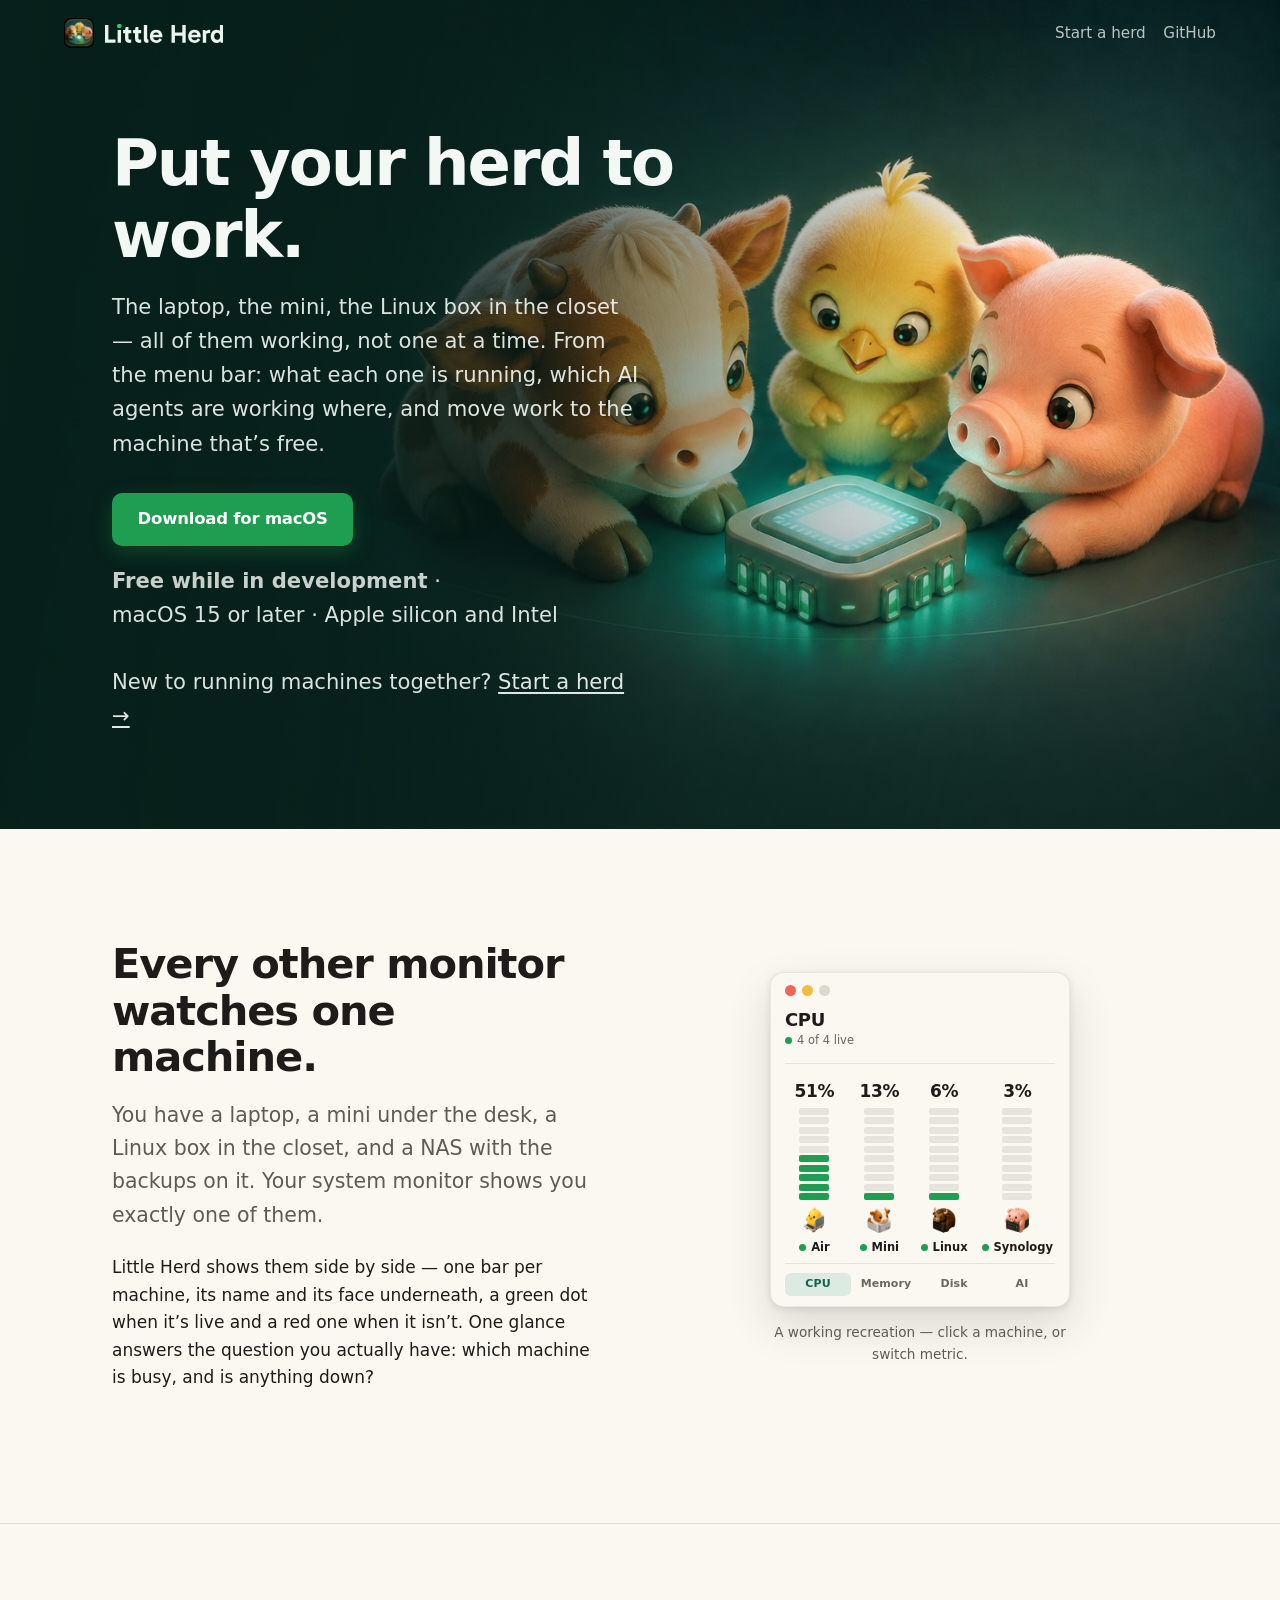
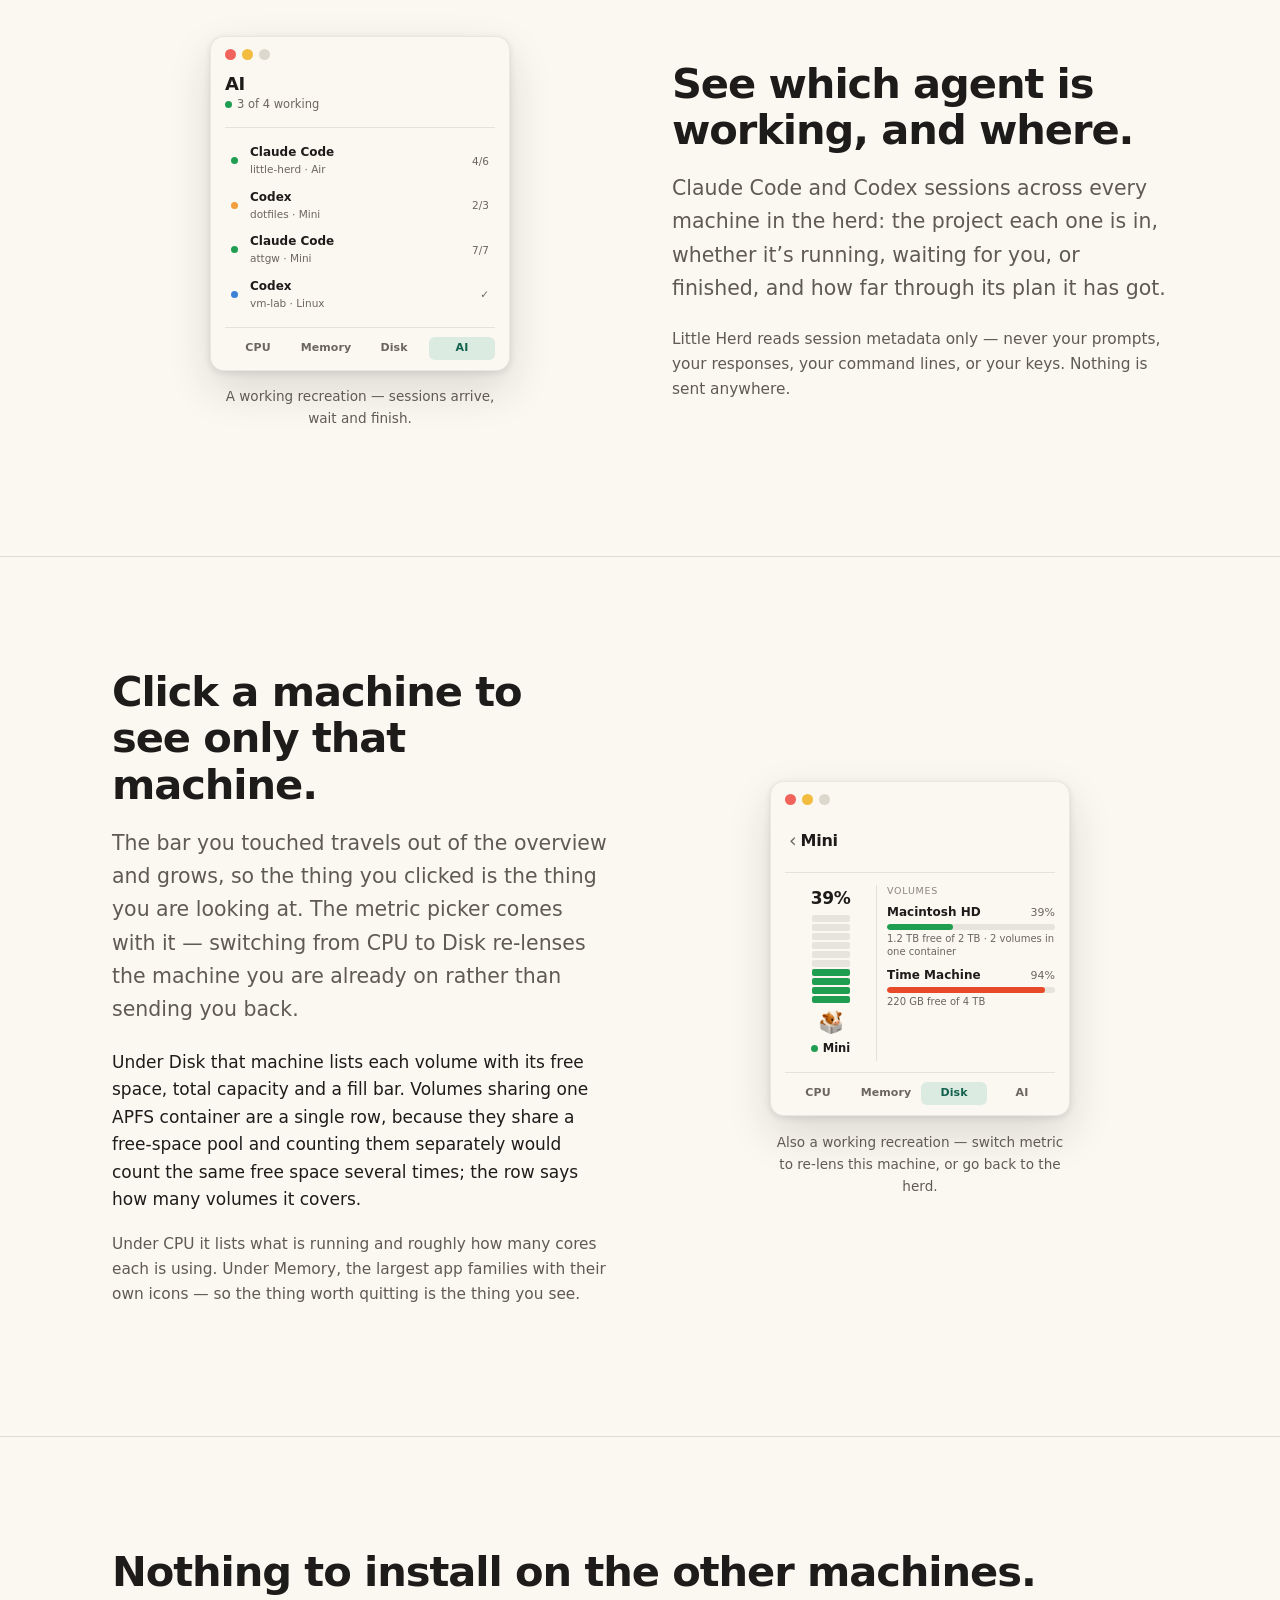
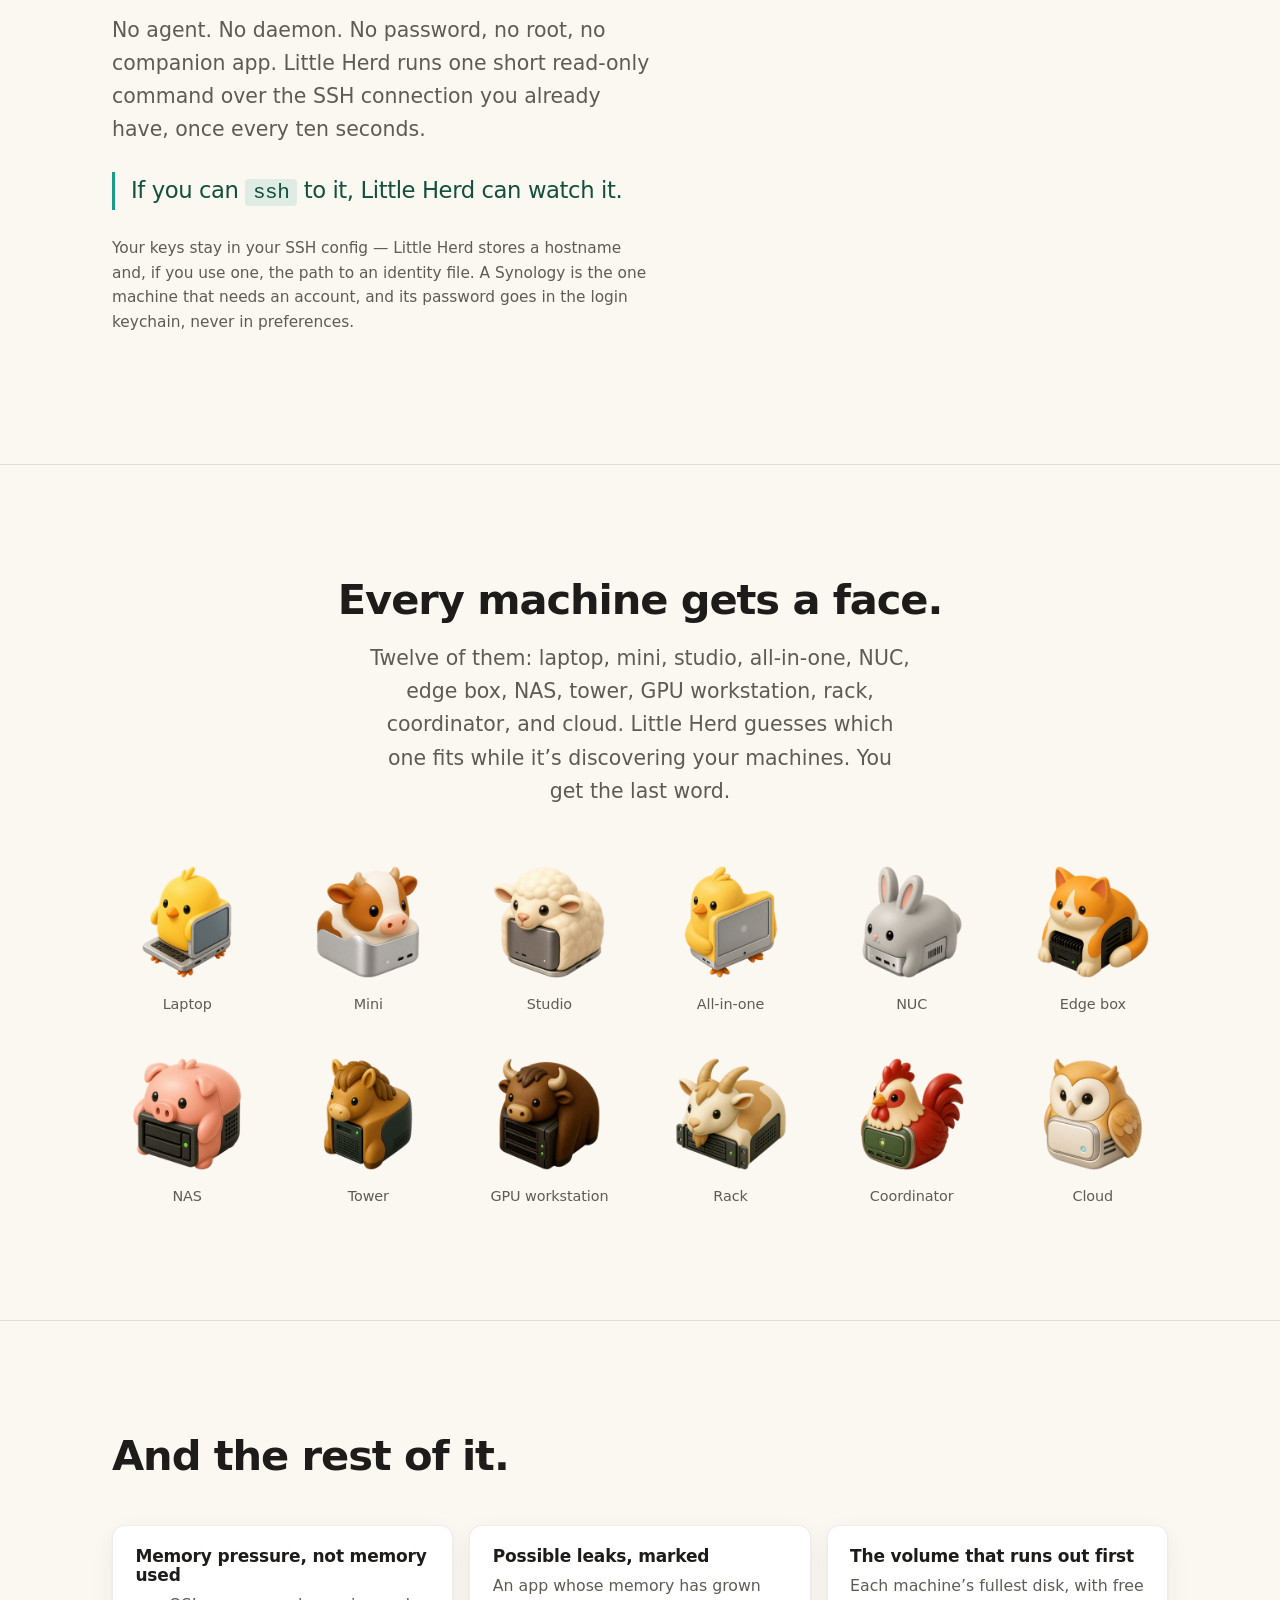
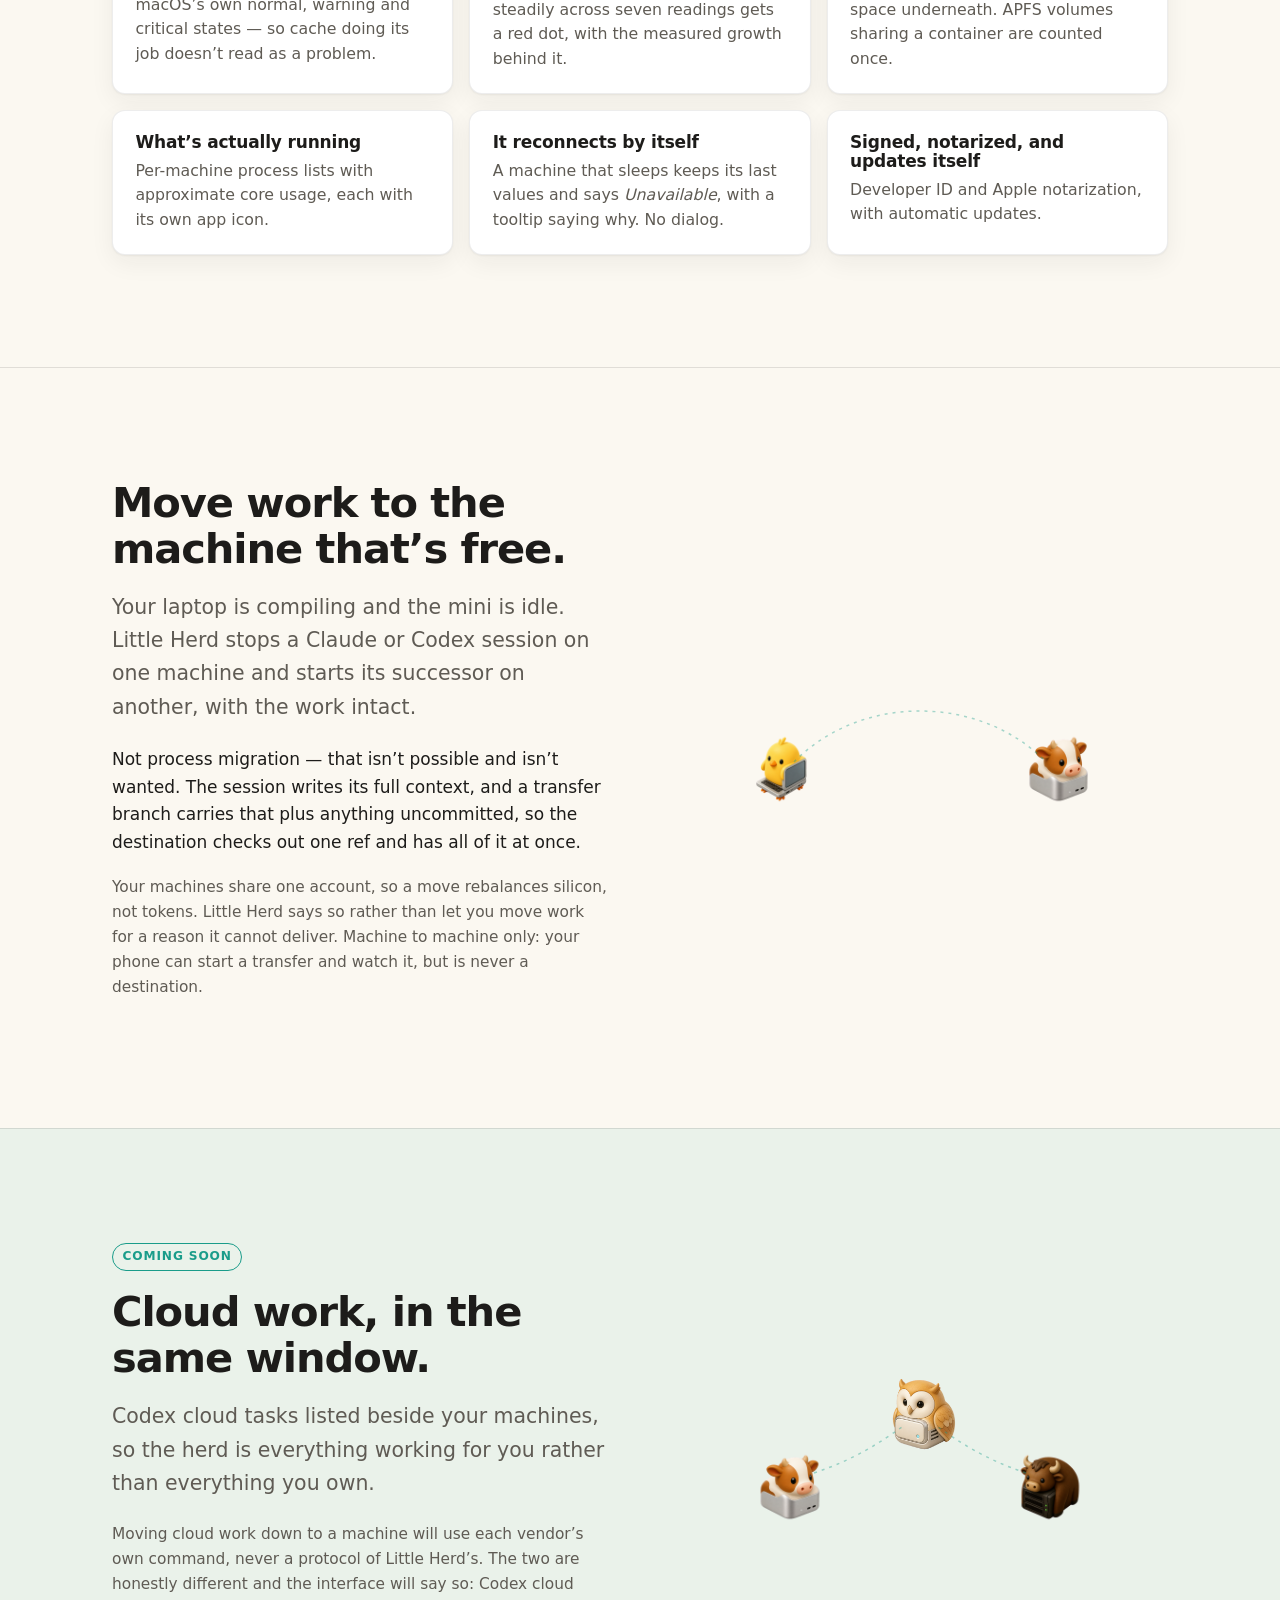
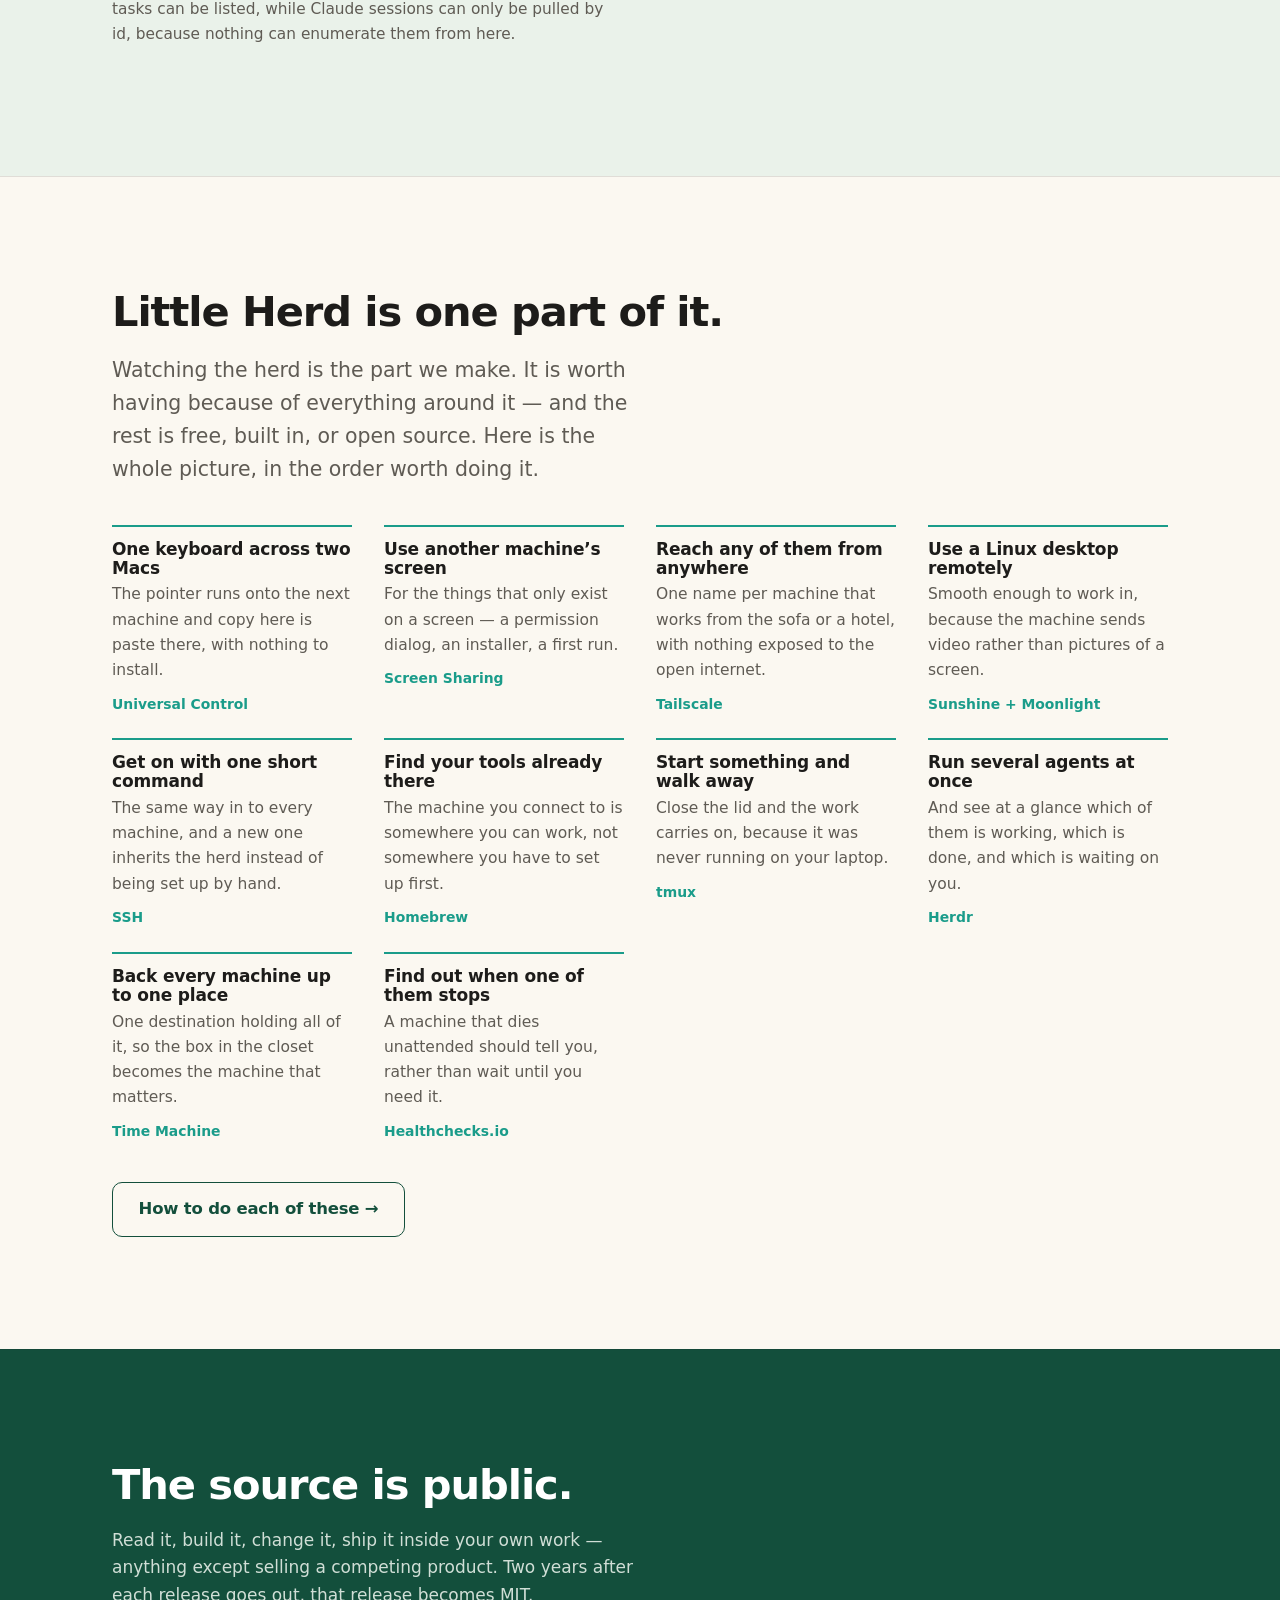
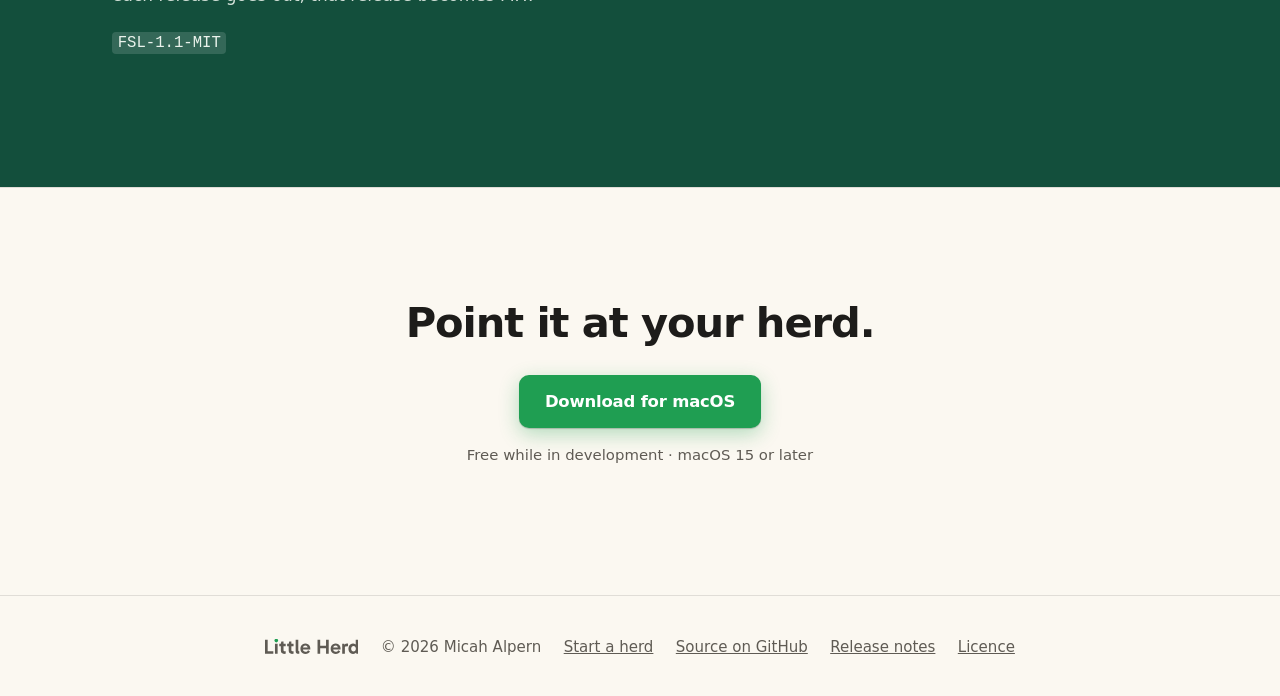
<file: site/index.html>
<!-- Generated by site/_src/build.py — do not edit this file.
     Content lives in site/_src/. Run the script after changing it. -->
<!doctype html>
<html lang="en">
<head>
<meta charset="utf-8">
<meta name="viewport" content="width=device-width, initial-scale=1">
<title>Little Herd — a menu-bar monitor for all your machines</title>
<meta name="description" content="Little Herd watches your Mac, your other Macs, your Linux boxes and your NAS from the menu bar — CPU, memory, disk, and which AI agents are running where.">
<link rel="icon" href="images/icon.png">
<meta property="og:title" content="Little Herd">
<meta property="og:description" content="Put your herd to work. See the load across your machines and the AI sessions running on them, from the menu bar.">
<meta property="og:image" content="https://malpern.github.io/little-herd/images/social-card.jpg">
<meta property="og:image:width" content="1536">
<meta property="og:image:height" content="806">
<meta property="og:type" content="website">
<meta name="twitter:card" content="summary_large_image">
<meta name="twitter:title" content="Little Herd">
<meta name="twitter:description" content="Put your herd to work. See the load across your machines and the AI sessions running on them, from the menu bar.">
<meta name="twitter:image" content="https://malpern.github.io/little-herd/images/social-card.jpg">
<link rel="stylesheet" href="style.css">
</head>
<body>

<header class="top">
  <img src="images/icon.png" alt="">
  <svg class="wordmark" viewBox="0 0 915 147" role="img" aria-label="Little Herd"><use href="wordmark.svg#wordmark"/></svg>
  <nav><a href="herd.html">Start a herd</a> <a href="https://github.com/malpern/little-herd">GitHub</a></nav>
</header>


<div class="hero">
  <div class="wrap">
    <h1>Put your herd to work.</h1>
    <p>The laptop, the mini, the Linux box in the closet &mdash; all of them
       working, not one at a time. From the menu bar: what each one is running,
       which AI agents are working where, and move work to the machine
       that&rsquo;s free.</p>
    <a class="cta" href="https://github.com/malpern/little-herd/releases/latest">Download for macOS</a>
    <p class="fine"><span><b>Free while in development</b></span> · <span>macOS 15 or later</span> · <span>Apple silicon and Intel</span></p>
    <p class="hero-aside">New to running machines together?
      <a href="herd.html">Start a herd &rarr;</a></p>
  </div>
</div>

<main>

<section>
  <div class="wrap split">
    <div>
      <h2>Every other monitor watches one machine.</h2>
      <p class="lede">You have a laptop, a mini under the desk, a Linux box in
        the closet, and a NAS with the backups on it. Your system monitor shows
        you exactly one of them.</p>
      <p>Little Herd shows them side by side — one bar per machine, its name and
        its face underneath, a green dot when it’s live and a red one when it
        isn’t. One glance answers the question you actually have: which machine
        is busy, and is anything down?</p>
    </div>
    <div class="shot">
      <div class="lh" data-lh-demo data-view="cpu"></div>
      <p class="demo-note">A working recreation &mdash; click a machine, or switch metric.</p>
    </div>
  </div>
</section>

<!-- This section had no picture: the only shots on hand were CPU and memory,
     and pairing either with it would illustrate a claim it does not show. The
     live panel solves it properly -- sessions arriving and finishing is motion,
     which a still could never have carried anyway. -->
<section>
  <div class="wrap split flip">
    <div>
    <h2>See which agent is working, and where.</h2>
    <p class="lede">Claude Code and Codex sessions across every machine in the
      herd: the project each one is in, whether it’s running, waiting for you,
      or finished, and how far through its plan it has got.</p>
    <p class="note">Little Herd reads session metadata only — never your
      prompts, your responses, your command lines, or your keys. Nothing is
      sent anywhere.</p>
    </div>
    <div class="shot">
      <div class="lh" data-lh-demo data-view="ai"></div>
      <p class="demo-note">A working recreation &mdash; sessions arrive, wait and finish.</p>
    </div>
  </div>
</section>

<section>
  <div class="wrap split">
    <div>
      <h2>Click a machine to see only that machine.</h2>
      <p class="lede">The bar you touched travels out of the overview and
        grows, so the thing you clicked is the thing you are looking at. The
        metric picker comes with it &mdash; switching from CPU to Disk
        re-lenses the machine you are already on rather than sending you back.</p>
      <p>Under Disk that machine lists each volume with its free space, total
        capacity and a fill bar. Volumes sharing one APFS container are a
        single row, because they share a free-space pool and counting them
        separately would count the same free space several times; the row says
        how many volumes it covers.</p>
      <p class="note">Under CPU it lists what is running and roughly how many
        cores each is using. Under Memory, the largest app families with their
        own icons &mdash; so the thing worth quitting is the thing you see.</p>
    </div>
    <div class="shot">
      <div class="lh" data-lh-demo data-view="disk" data-focus="Mini"></div>
      <p class="demo-note">Also a working recreation &mdash; switch metric to
        re-lens this machine, or go back to the herd.</p>
    </div>
  </div>
</section>

<section>
  <div class="wrap">
    <h2>Nothing to install on the other machines.</h2>
    <p class="lede">No agent. No daemon. No password, no root, no companion app.
      Little Herd runs one short read-only command over the SSH connection you
      already have, once every ten seconds.</p>
    <p class="pull">If you can <code>ssh</code> to it, Little Herd can watch it.</p>
    <p class="note">Your keys stay in your SSH config — Little Herd stores a
      hostname and, if you use one, the path to an identity file. A Synology is
      the one machine that needs an account, and its password goes in the login
      keychain, never in preferences.</p>
  </div>
</section>

<section class="herdware">
  <div class="wrap">
    <h2>Every machine gets a face.</h2>
    <p class="lede">Twelve of them: laptop, mini, studio, all-in-one, NUC, edge
      box, NAS, tower, GPU workstation, rack, coordinator, and cloud. Little
      Herd guesses which one fits while it’s discovering your machines. You get
      the last word.</p>
    <ul class="avatars">
      <li><img src="images/herdware/chick-laptop.png" alt=""><span>Laptop</span></li>
      <li><img src="images/herdware/calf-mini.png" alt=""><span>Mini</span></li>
      <li><img src="images/herdware/lamb-studio.png" alt=""><span>Studio</span></li>
      <li><img src="images/herdware/duck-all-in-one.png" alt=""><span>All-in-one</span></li>
      <li><img src="images/herdware/rabbit-nuc.png" alt=""><span>NUC</span></li>
      <li><img src="images/herdware/cat-edge.png" alt=""><span>Edge box</span></li>
      <li><img src="images/herdware/piglet-nas.png" alt=""><span>NAS</span></li>
      <li><img src="images/herdware/pony-tower.png" alt=""><span>Tower</span></li>
      <li><img src="images/herdware/ox-gpu.png" alt=""><span>GPU workstation</span></li>
      <li><img src="images/herdware/goat-rack.png" alt=""><span>Rack</span></li>
      <li><img src="images/herdware/rooster-coordinator.png" alt=""><span>Coordinator</span></li>
      <li><img src="images/herdware/owl-cloud.png" alt=""><span>Cloud</span></li>
    </ul>
  </div>
</section>

<section>
  <div class="wrap">
    <h2>And the rest of it.</h2>
    <div class="grid">
      <div class="card">
        <h3>Memory pressure, not memory used</h3>
        <p>macOS’s own normal, warning and critical states — so cache doing its
           job doesn’t read as a problem.</p>
      </div>
      <div class="card">
        <h3>Possible leaks, marked</h3>
        <p>An app whose memory has grown steadily across seven readings gets a
           red dot, with the measured growth behind it.</p>
      </div>
      <div class="card">
        <h3>The volume that runs out first</h3>
        <p>Each machine’s fullest disk, with free space underneath. APFS volumes
           sharing a container are counted once.</p>
      </div>
      <div class="card">
        <h3>What’s actually running</h3>
        <p>Per-machine process lists with approximate core usage, each with its
           own app icon.</p>
      </div>
      <div class="card">
        <h3>It reconnects by itself</h3>
        <p>A machine that sleeps keeps its last values and says <em>Unavailable</em>,
           with a tooltip saying why. No dialog.</p>
      </div>
      <div class="card">
        <h3>Signed, notarized, and updates itself</h3>
        <p>Developer ID and Apple notarization, with automatic updates.</p>
      </div>
    </div>
  </div>
</section>

<!-- Present tense, and the pill is gone: this ships. The one below it does
     not, and keeps both. The detail comes from HANDOFF item 4. -->
<section>
  <div class="wrap split">
    <div>
    <h2>Move work to the machine that&rsquo;s free.</h2>
    <p class="lede">Your laptop is compiling and the mini is idle. Little Herd
      stops a Claude or Codex session on one machine and starts its successor
      on another, with the work intact.</p>
    <p>Not process migration &mdash; that isn&rsquo;t possible and isn&rsquo;t
      wanted. The session writes its full context, and a transfer branch
      carries that plus anything uncommitted, so the destination checks out one
      ref and has all of it at once.</p>
    <p class="note">Your machines share one account, so a move rebalances
      silicon, not tokens. Little Herd says so rather than let you move work
      for a reason it cannot deliver. Machine to machine only: your phone can
      start a transfer and watch it, but is never a destination.</p>
    </div>
    <div class="scene scene-move" aria-hidden="true">
      <img class="s-src" src="images/herdware/chick-laptop.png" alt="">
      <img class="s-dst" src="images/herdware/calf-mini.png" alt="">
      <svg class="s-wire" viewBox="0 0 420 168" preserveAspectRatio="xMidYMid meet">
        <!-- the route is drawn once and the pulse is the same path with a short
             dash travelling along it, so the two can never disagree -->
        <path class="s-route" d="M84 98 C 150 30, 270 30, 336 98"/>
        <path class="s-pulse" d="M84 98 C 150 30, 270 30, 336 98"/>
      </svg>
    </div>
  </div>
</section>

<section class="soon">
  <div class="wrap split">
    <div>
    <span class="pill">Coming soon</span>
    <h2>Cloud work, in the same window.</h2>
    <p class="lede">Codex cloud tasks listed beside your machines, so the herd
      is everything working for you rather than everything you own.</p>
    <p class="note">Moving cloud work down to a machine will use each
      vendor&rsquo;s own command, never a protocol of Little Herd&rsquo;s. The
      two are honestly different and the interface will say so: Codex cloud
      tasks can be listed, while Claude sessions can only be pulled by id,
      because nothing can enumerate them from here.</p>
    </div>
    <div class="scene scene-cloud" aria-hidden="true">
      <img class="c-owl" src="images/herdware/owl-cloud.png" alt="">
      <img class="c-m1" src="images/herdware/calf-mini.png" alt="">
      <img class="c-m2" src="images/herdware/ox-gpu.png" alt="">
      <svg class="s-wire" viewBox="0 0 420 168" preserveAspectRatio="xMidYMid meet">
        <path class="s-route" d="M104 104 C 146 90, 172 72, 192 58"/>
        <path class="s-pulse c-p1" d="M104 104 C 146 90, 172 72, 192 58"/>
        <path class="s-route" d="M316 104 C 274 90, 248 72, 228 58"/>
        <path class="s-pulse c-p2" d="M316 104 C 274 90, 248 72, 228 58"/>
      </svg>
    </div>
  </div>
</section>

<!-- Reserved: the price block goes here when there is one. Deliberately empty
     so pricing can arrive without the page being redrawn around it. -->

<section class="herd-idea">
  <div class="wrap">
    <h2>Little Herd is one part of it.</h2>
    <p class="lede">Watching the herd is the part we make. It is worth having
      because of everything around it &mdash; and the rest is free, built in, or
      open source. Here is the whole picture, in the order worth doing it.</p>
    <div class="four">
      <div><h3>One keyboard across two Macs</h3>
        <p>The pointer runs onto the next machine and copy here is paste there, with nothing to install.</p>
        <a class="card-tool" href="herd.html#control">Universal Control</a></div>
      <div><h3>Use another machine&rsquo;s screen</h3>
        <p>For the things that only exist on a screen &mdash; a permission dialog, an installer, a first run.</p>
        <a class="card-tool" href="herd.html#screen">Screen Sharing</a></div>
      <div><h3>Reach any of them from anywhere</h3>
        <p>One name per machine that works from the sofa or a hotel, with nothing exposed to the open internet.</p>
        <a class="card-tool" href="herd.html#reach">Tailscale</a></div>
      <div><h3>Use a Linux desktop remotely</h3>
        <p>Smooth enough to work in, because the machine sends video rather than pictures of a screen.</p>
        <a class="card-tool" href="herd.html#stream">Sunshine + Moonlight</a></div>
      <div><h3>Get on with one short command</h3>
        <p>The same way in to every machine, and a new one inherits the herd instead of being set up by hand.</p>
        <a class="card-tool" href="herd.html#connect">SSH</a></div>
      <div><h3>Find your tools already there</h3>
        <p>The machine you connect to is somewhere you can work, not somewhere you have to set up first.</p>
        <a class="card-tool" href="herd.html#tools">Homebrew</a></div>
      <div><h3>Start something and walk away</h3>
        <p>Close the lid and the work carries on, because it was never running on your laptop.</p>
        <a class="card-tool" href="herd.html#detach">tmux</a></div>
      <div><h3>Run several agents at once</h3>
        <p>And see at a glance which of them is working, which is done, and which is waiting on you.</p>
        <a class="card-tool" href="herd.html#agents">Herdr</a></div>
      <div><h3>Back every machine up to one place</h3>
        <p>One destination holding all of it, so the box in the closet becomes the machine that matters.</p>
        <a class="card-tool" href="herd.html#backup">Time Machine</a></div>
      <div><h3>Find out when one of them stops</h3>
        <p>A machine that dies unattended should tell you, rather than wait until you need it.</p>
        <a class="card-tool" href="herd.html#alerts">Healthchecks.io</a></div>
    </div>
    <a class="cta ghost" href="herd.html">How to do each of these &rarr;</a>
  </div>
</section>

<section class="licence">
  <div class="wrap">
    <h2>The source is public.</h2>
    <p>Read it, build it, change it, ship it inside your own work — anything
      except selling a competing product. Two years after each release goes out,
      that release becomes MIT.</p>
    <p><code>FSL-1.1-MIT</code></p>
  </div>
</section>

<section class="end">
  <div class="wrap">
    <h2>Point it at your herd.</h2>
    <a class="cta" href="https://github.com/malpern/little-herd/releases/latest">Download for macOS</a>
    <p class="fine"><span>Free while in development</span> · <span>macOS 15 or later</span></p>
  </div>
</section>

</main>

<footer>
  <div class="wrap">
    <svg class="wordmark foot" viewBox="0 0 915 147" role="img" aria-label="Little Herd"><use href="wordmark.svg#wordmark"/></svg>
    <span>&copy; 2026 Micah Alpern</span>
    <a href="herd.html">Start a herd</a>
    <a href="https://github.com/malpern/little-herd">Source on GitHub</a>
    <a href="https://github.com/malpern/little-herd/releases">Release notes</a>
    <a href="https://github.com/malpern/little-herd/blob/main/LICENSE.md">Licence</a>
  </div>
</footer>

<script src="demo.js"></script>
</body>
</html>
</file>
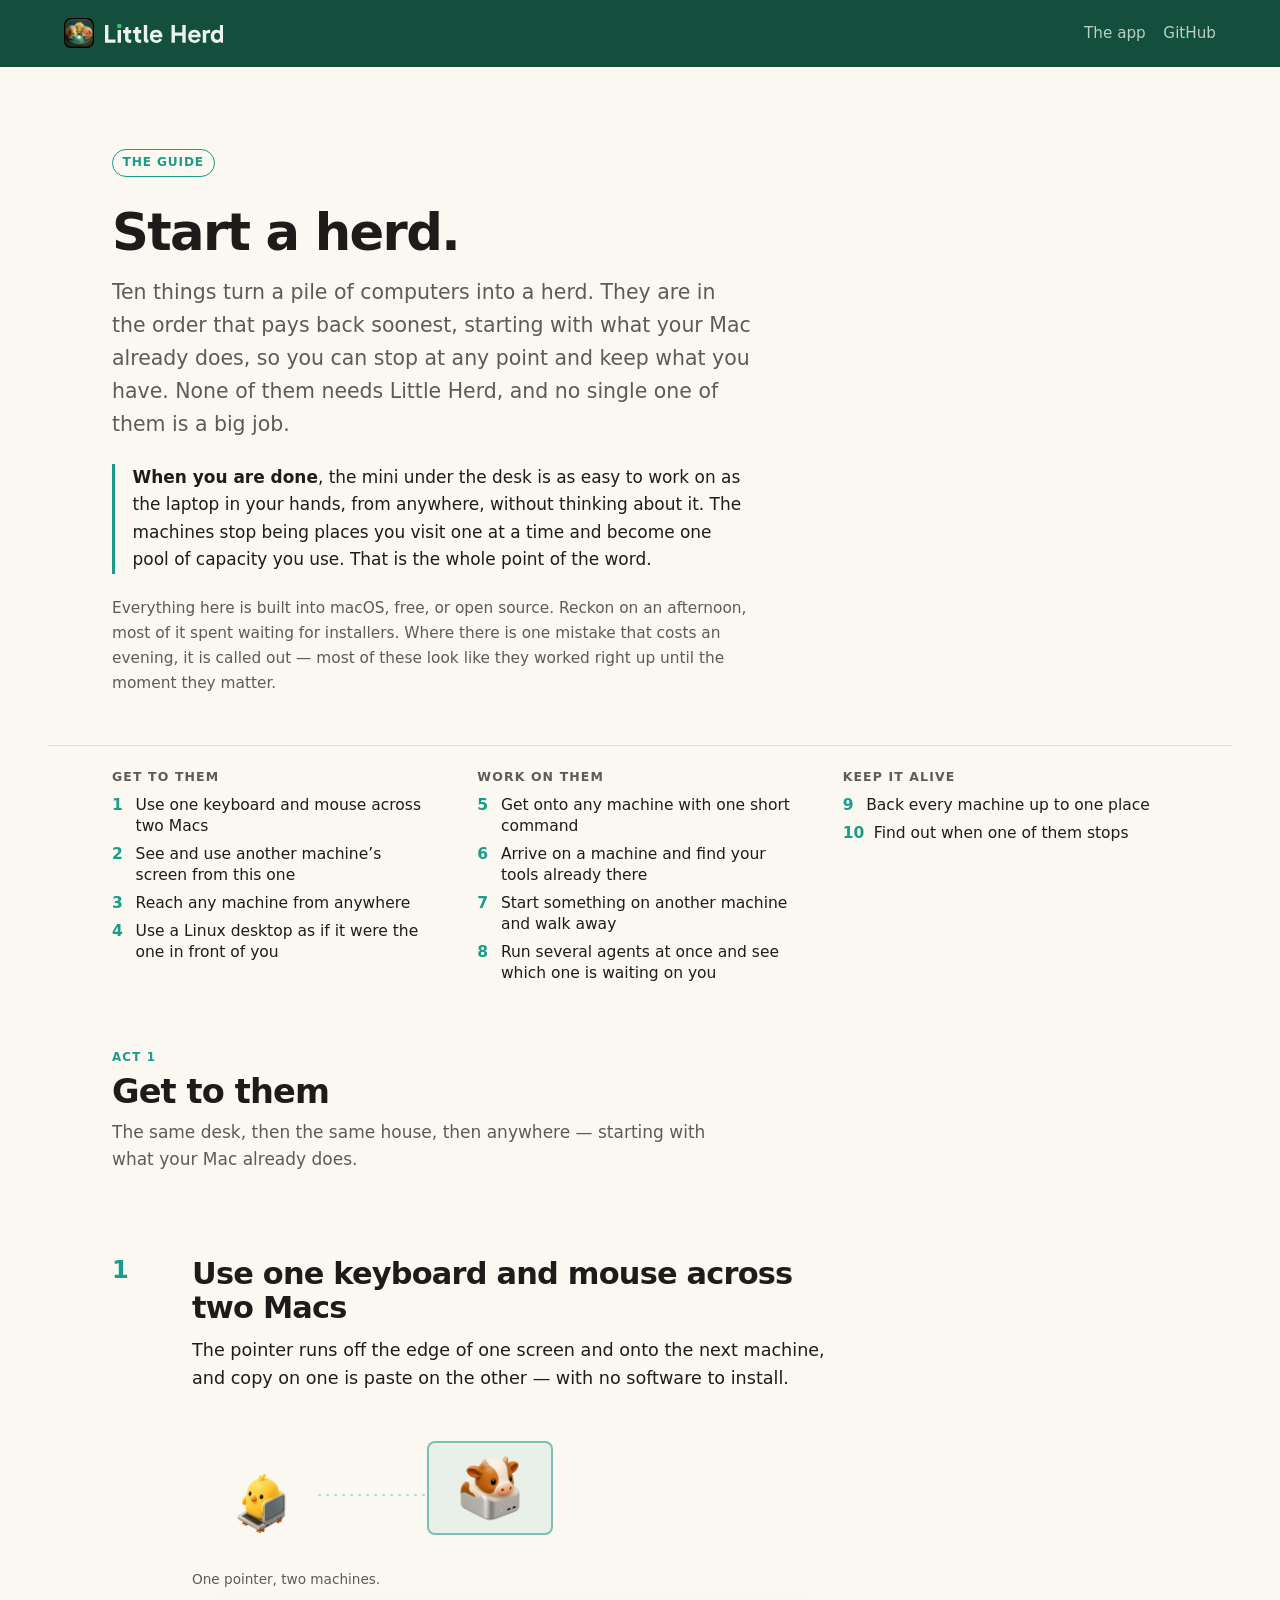
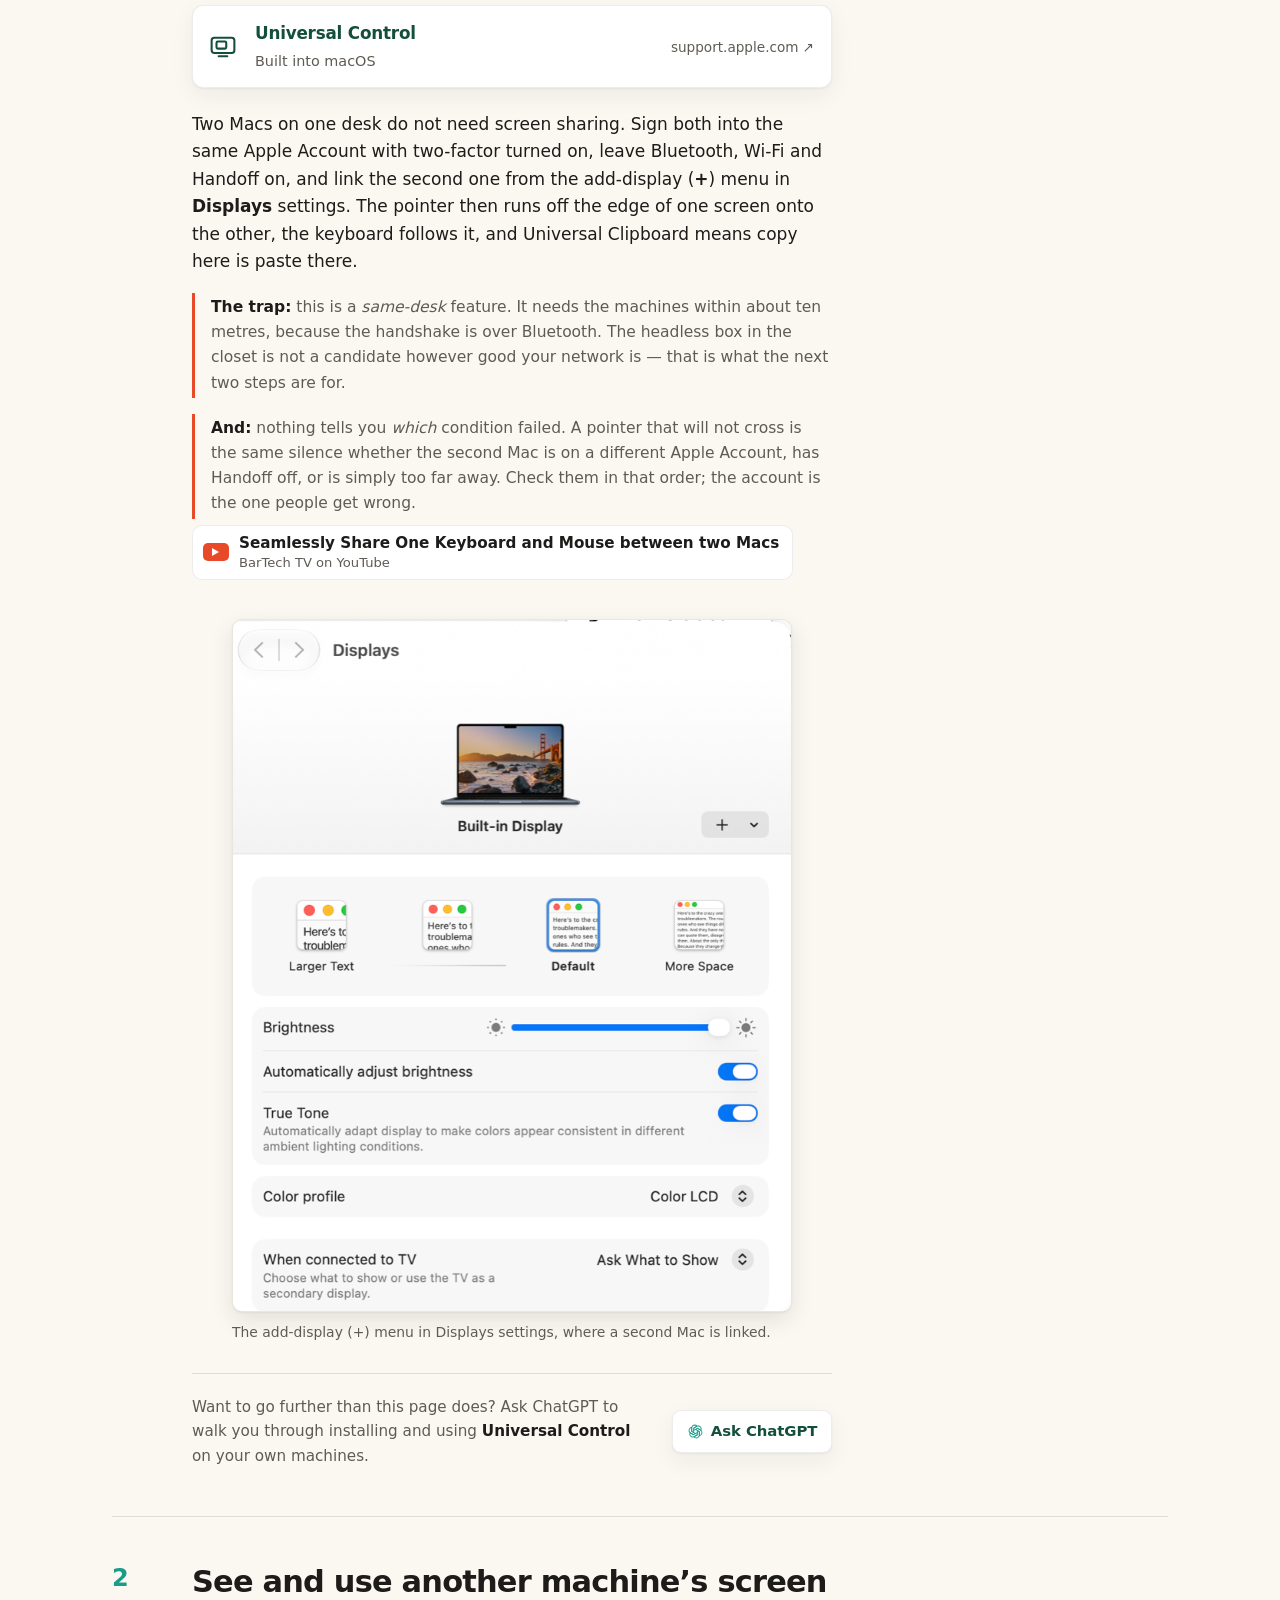
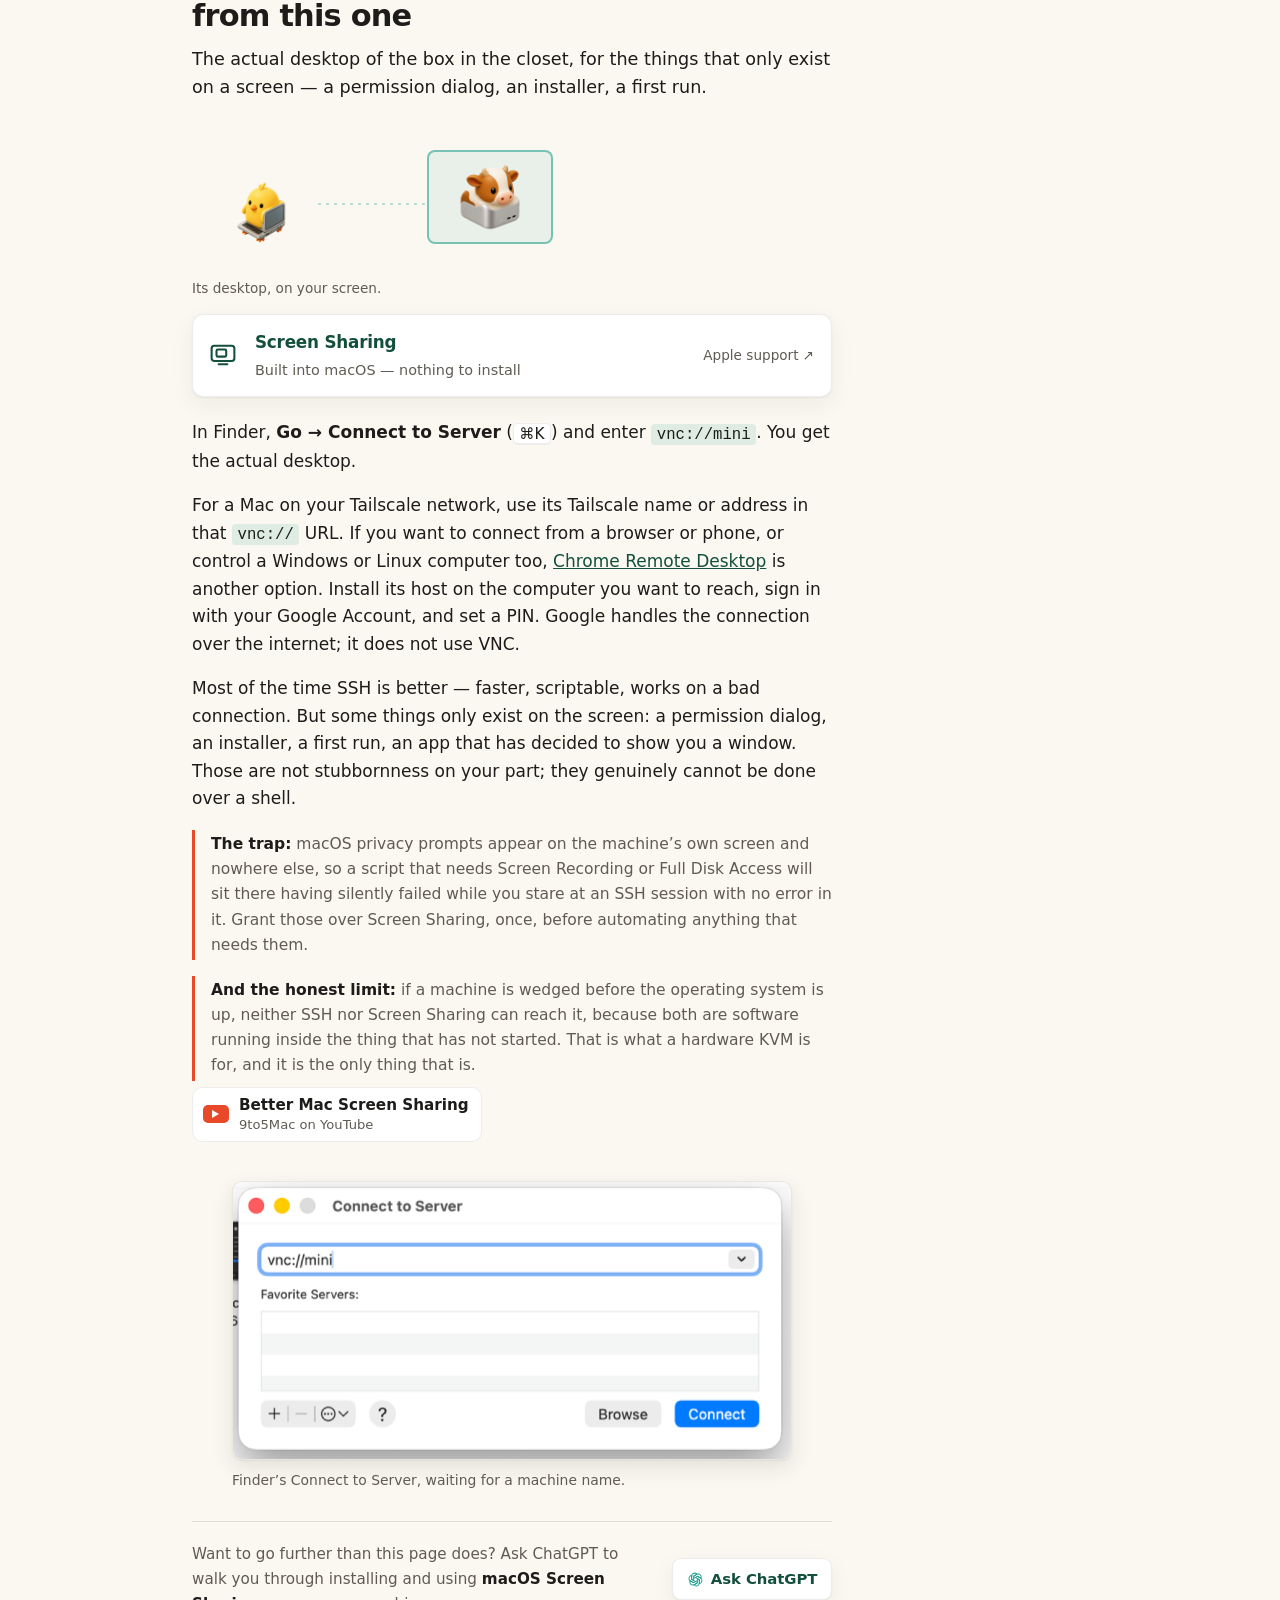
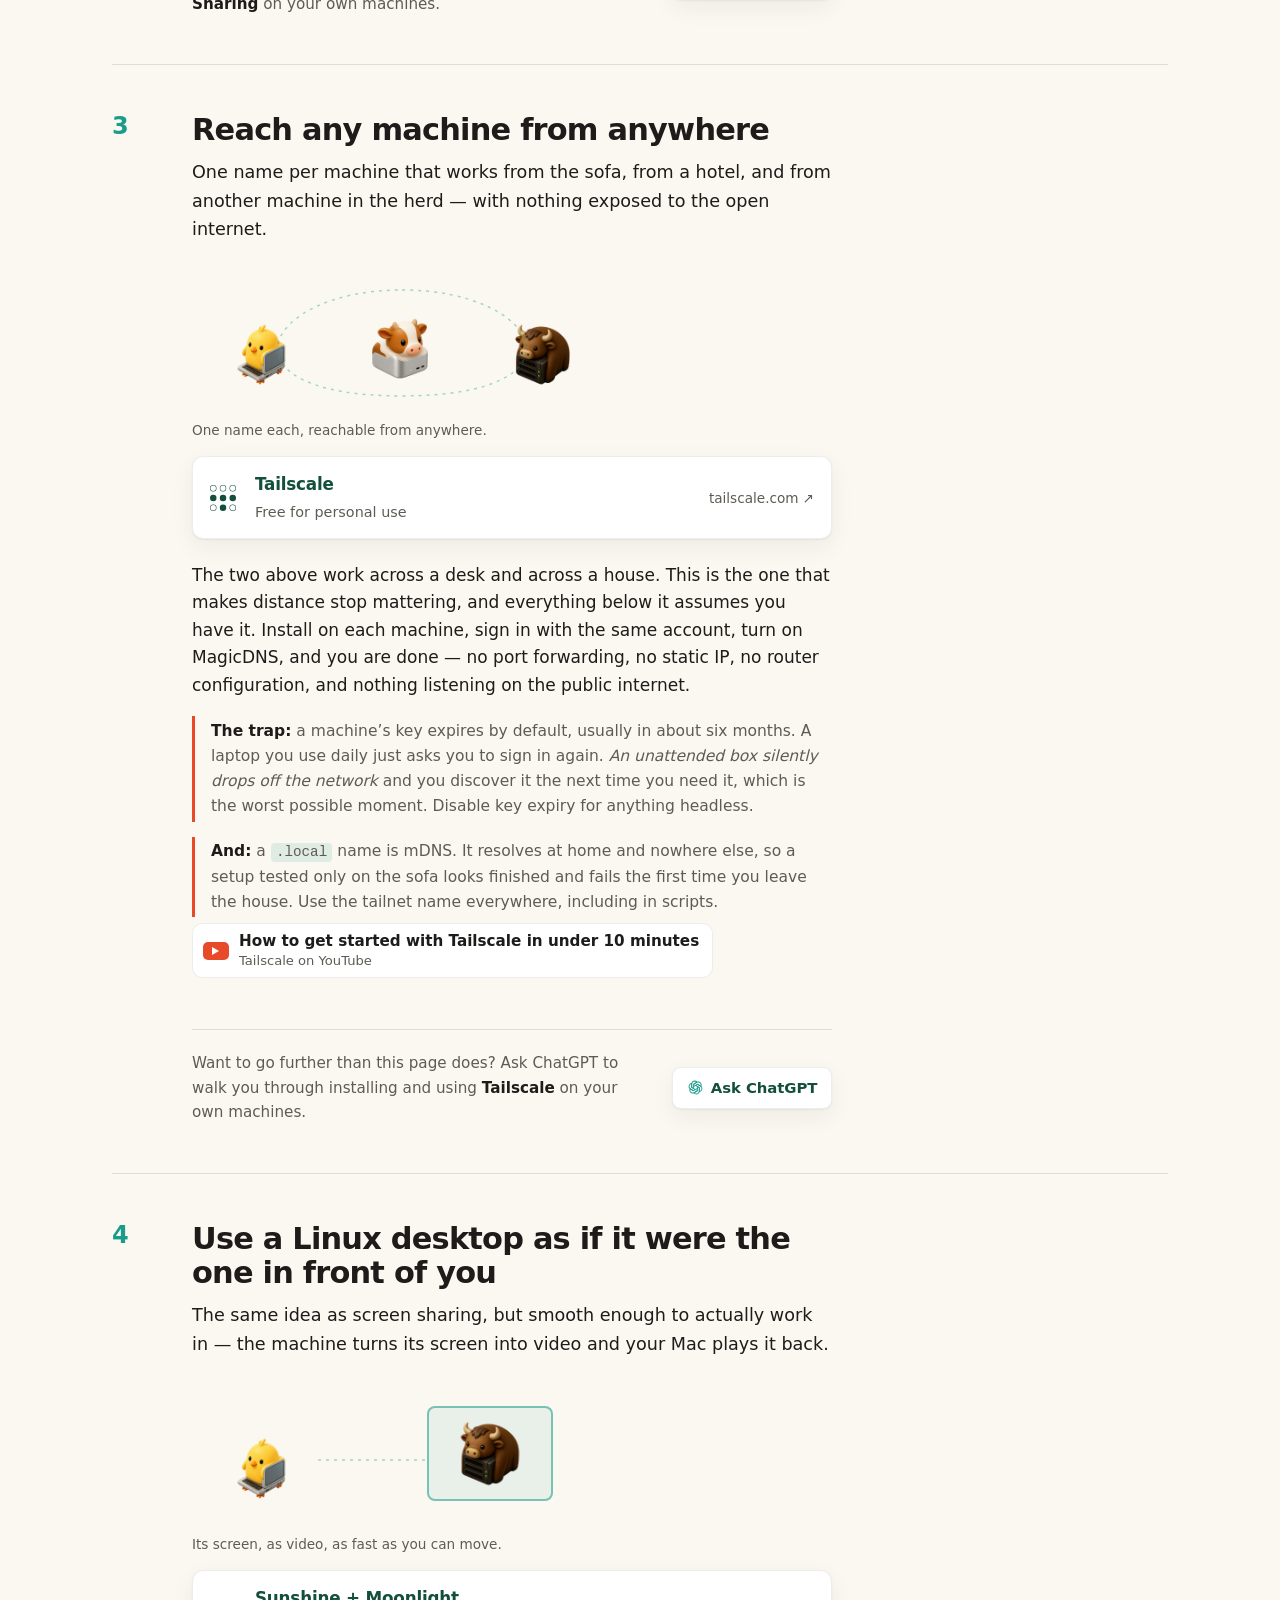
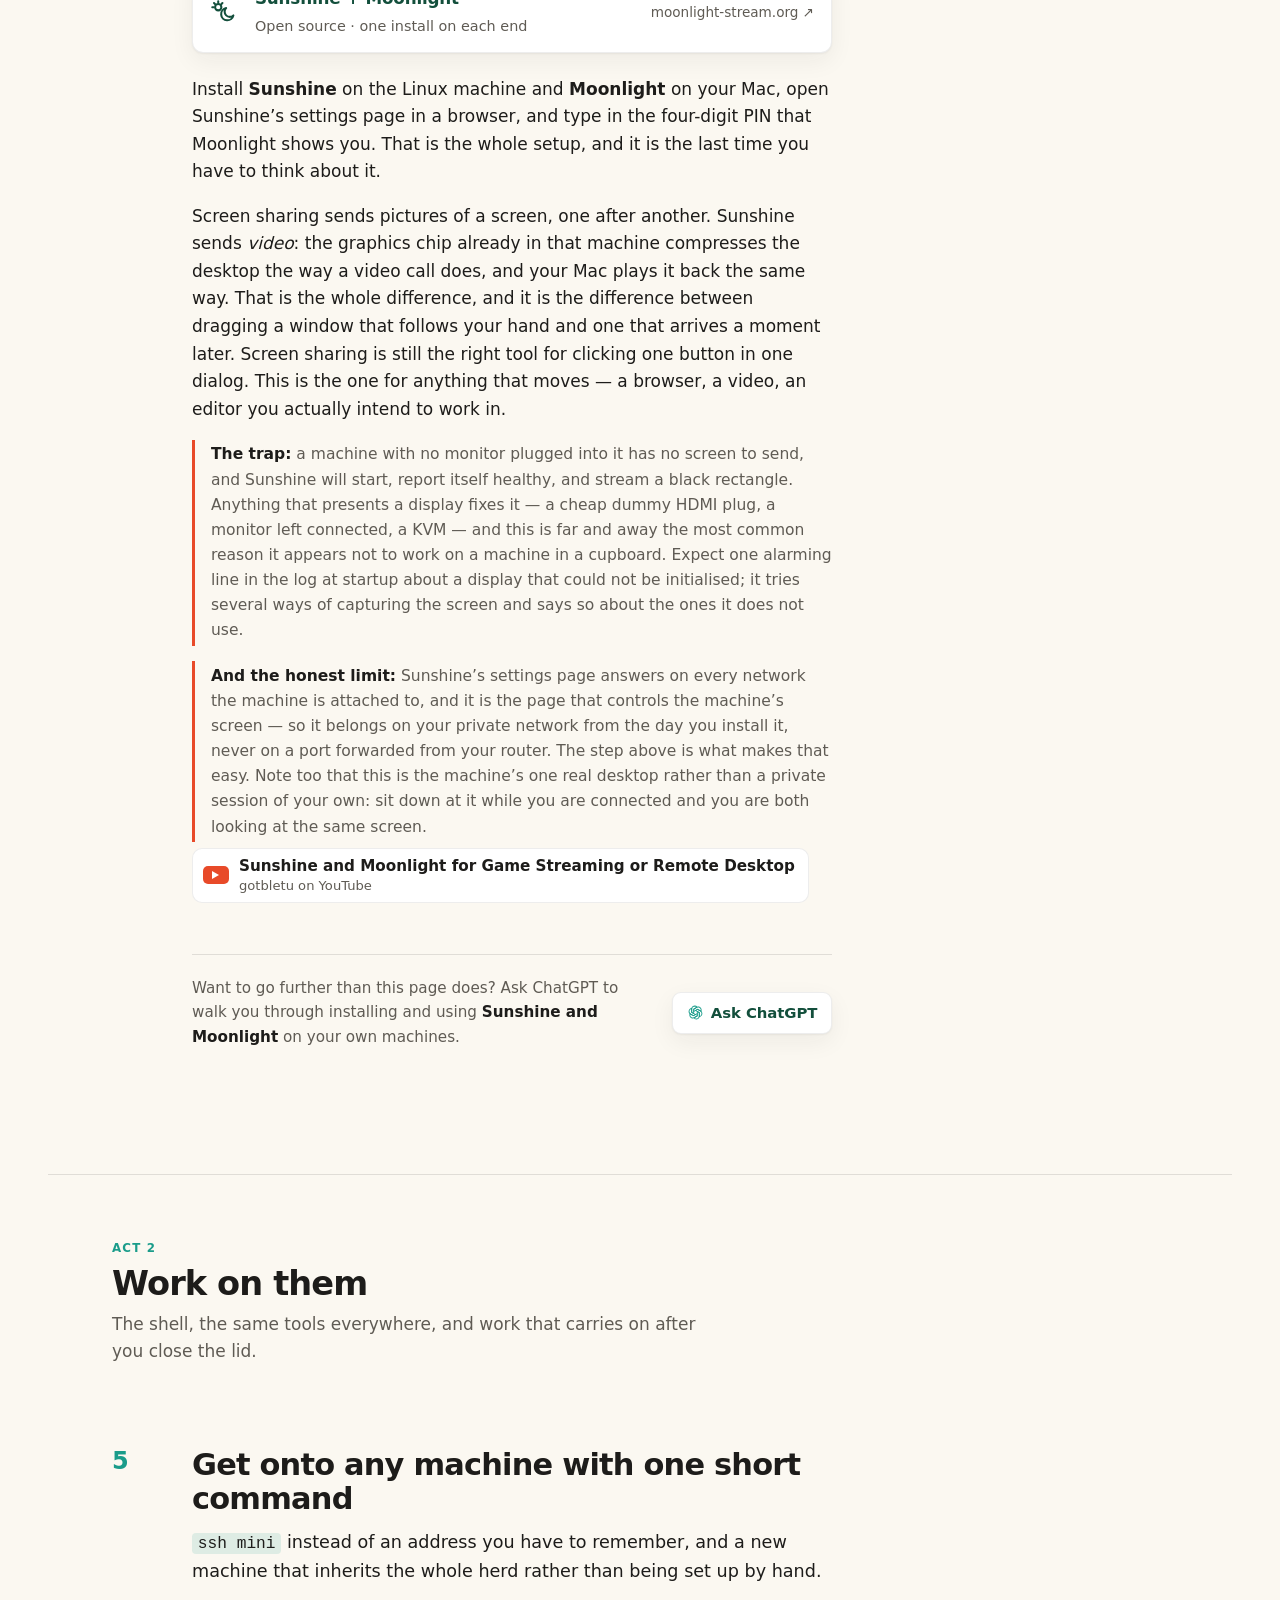
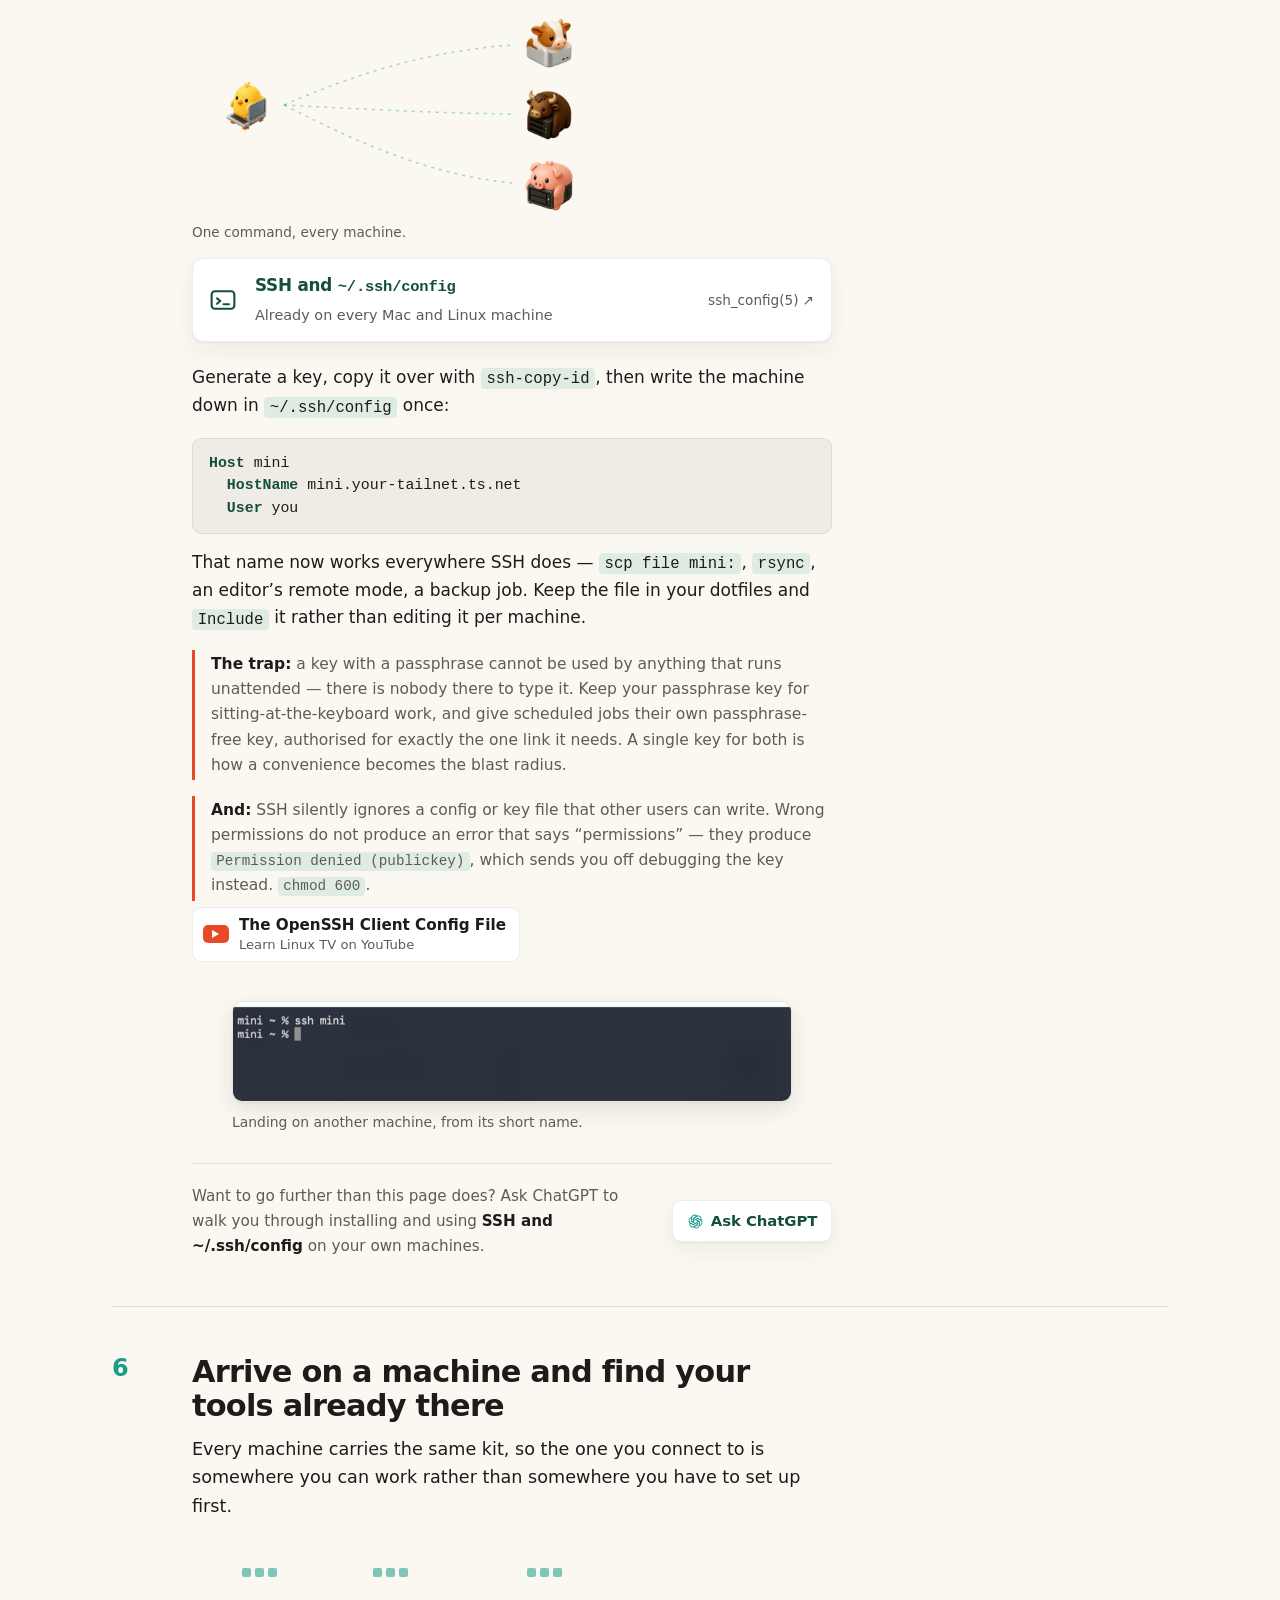
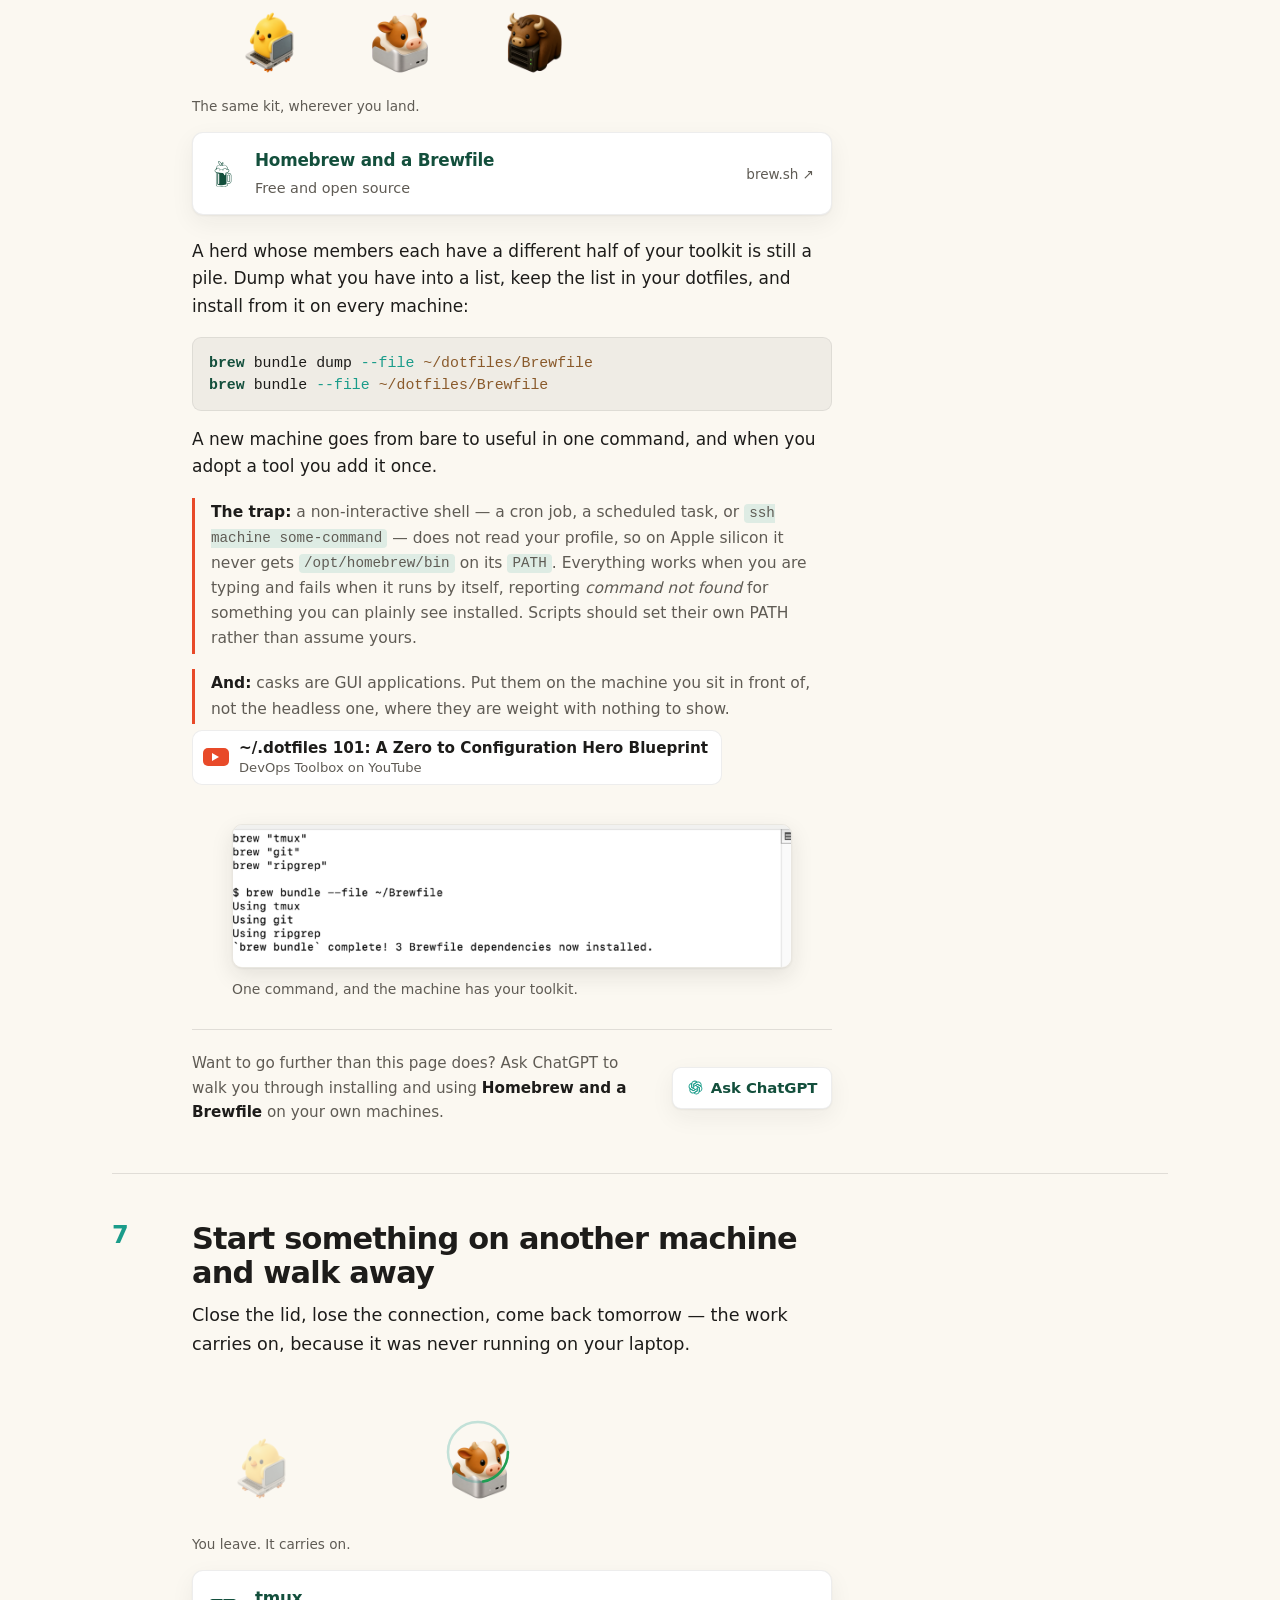
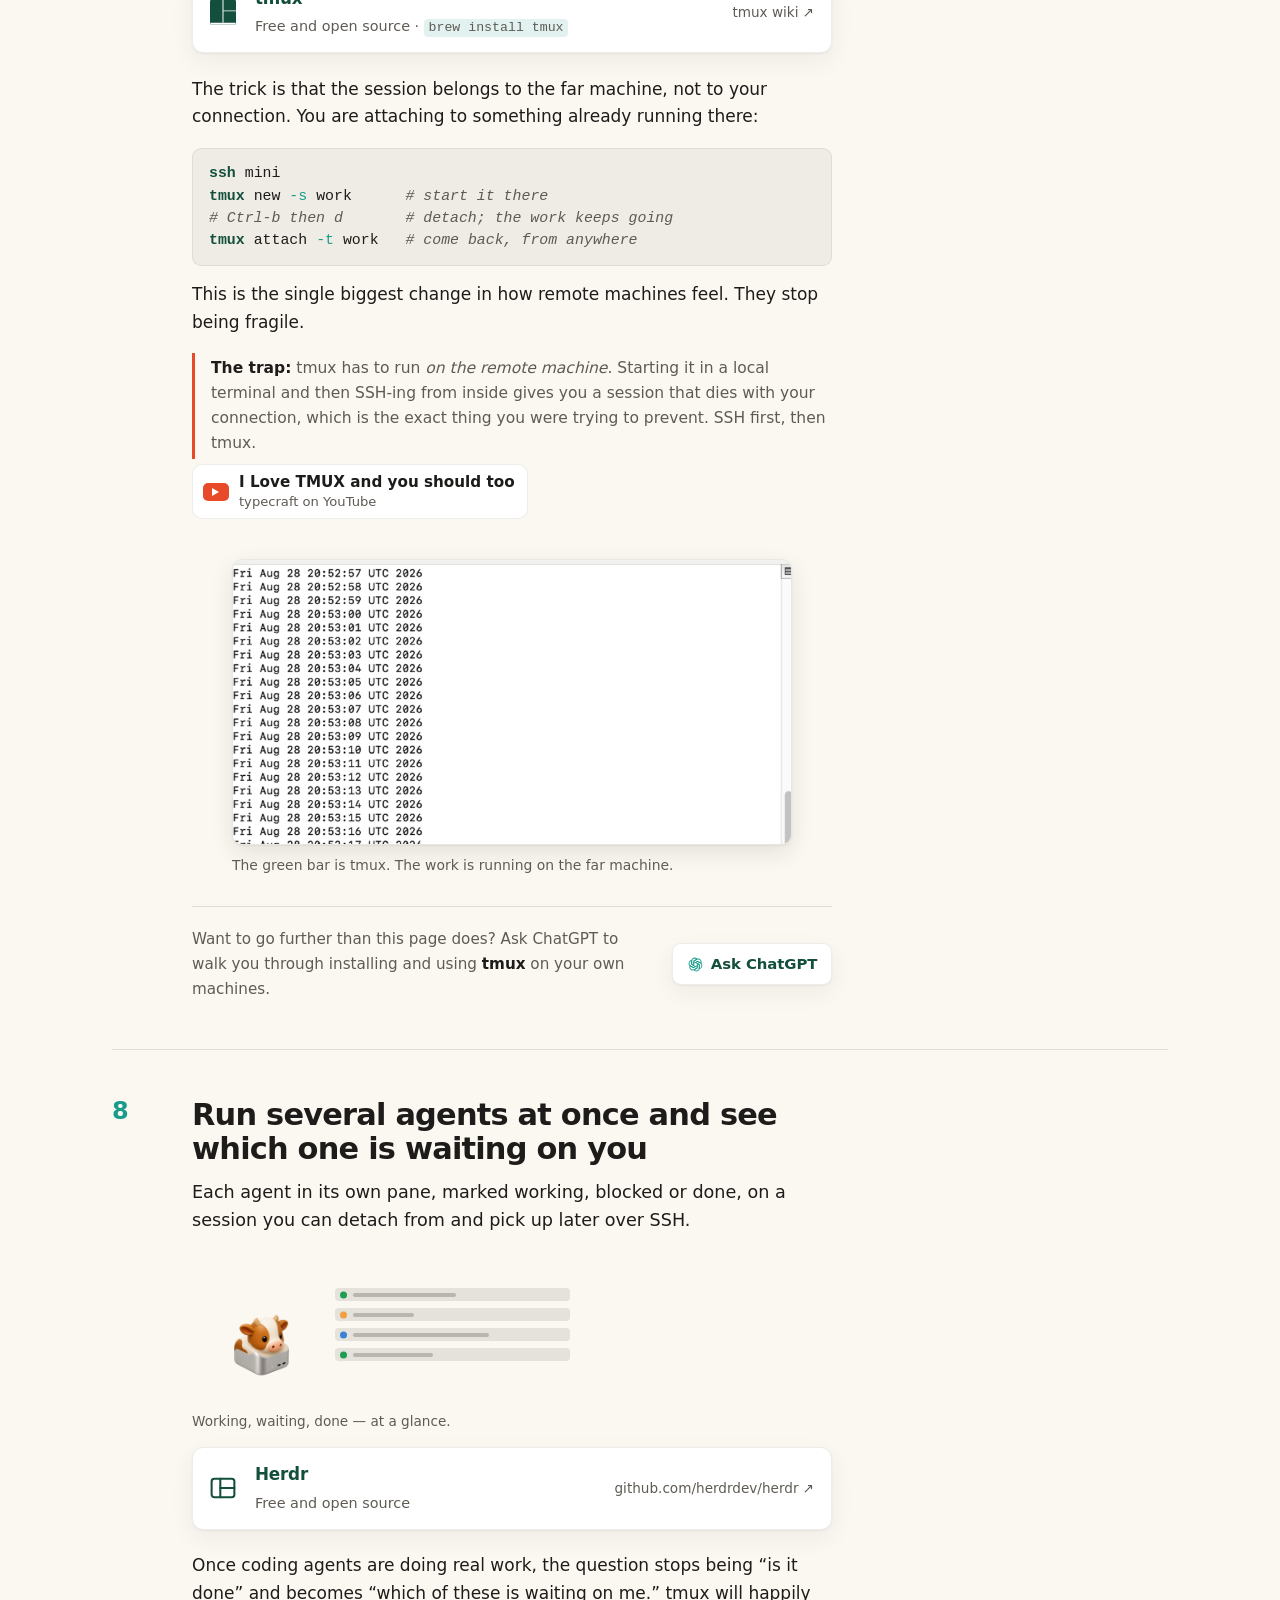
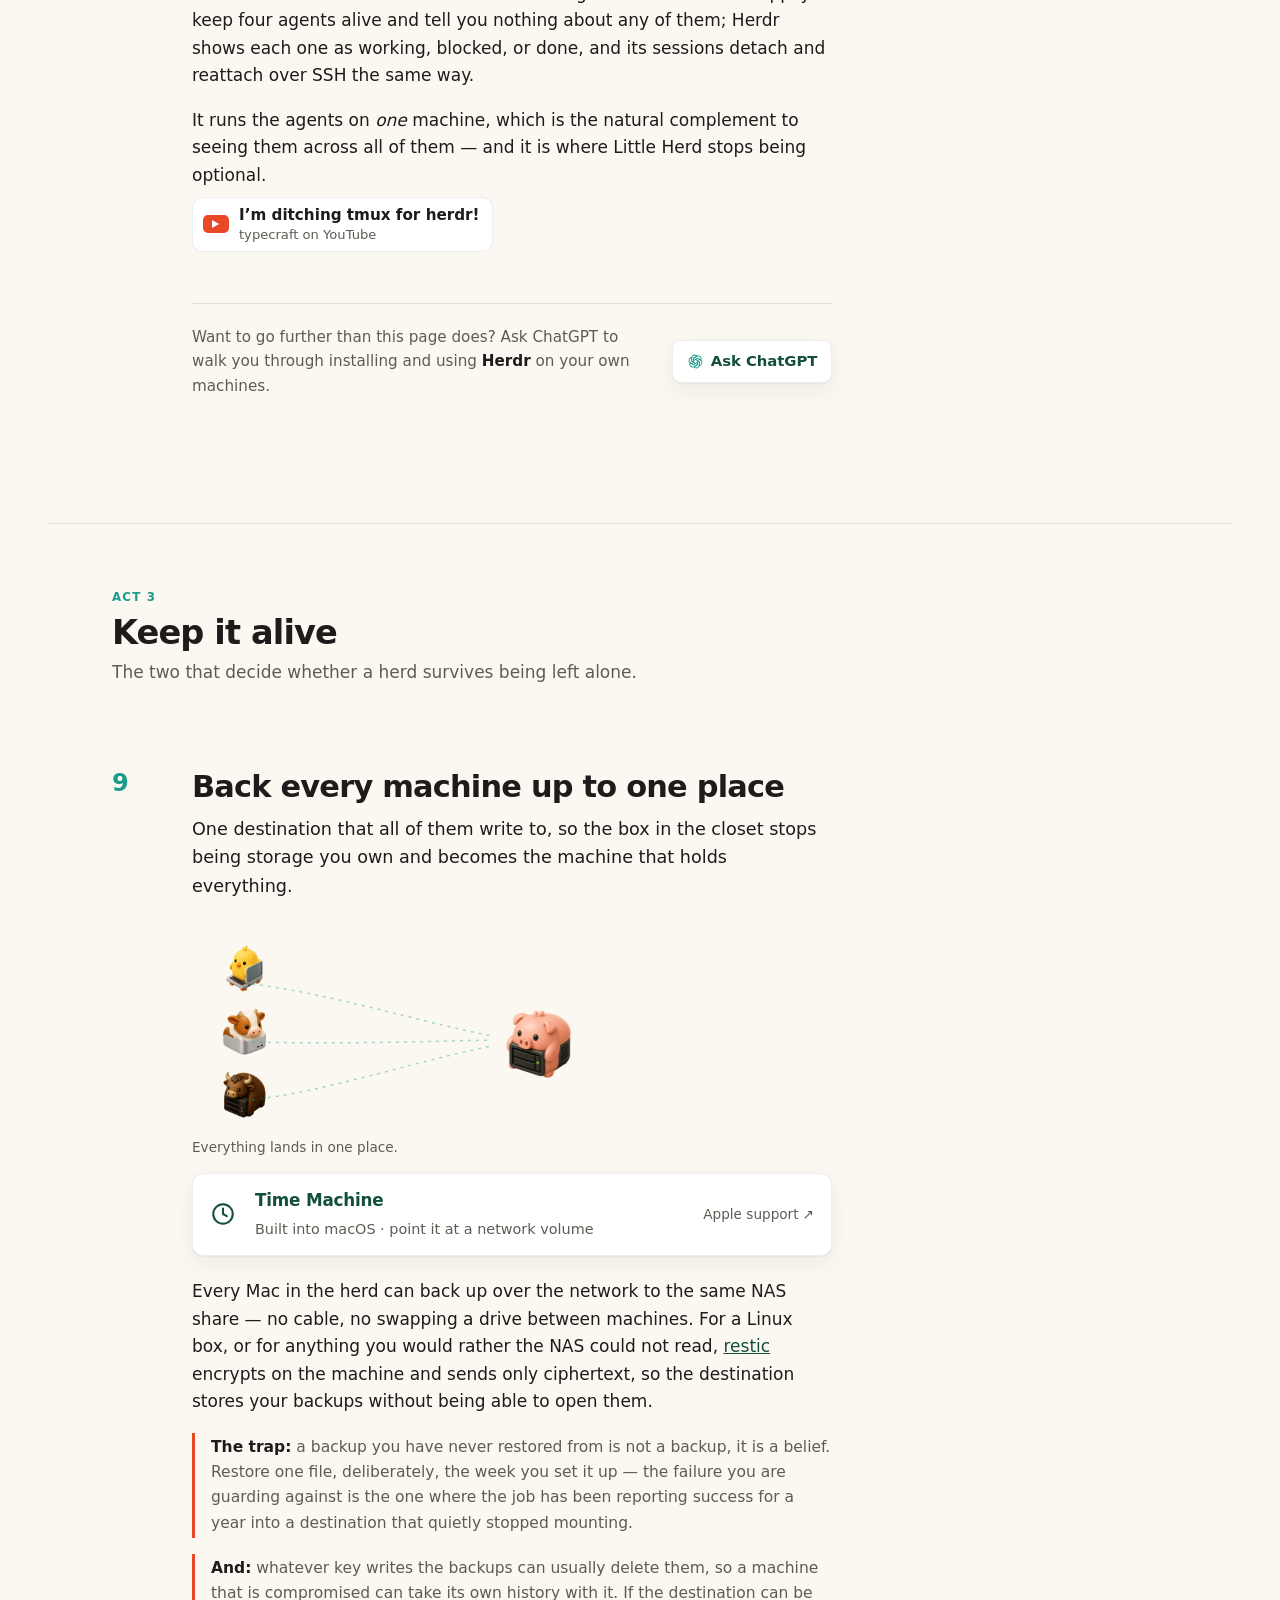
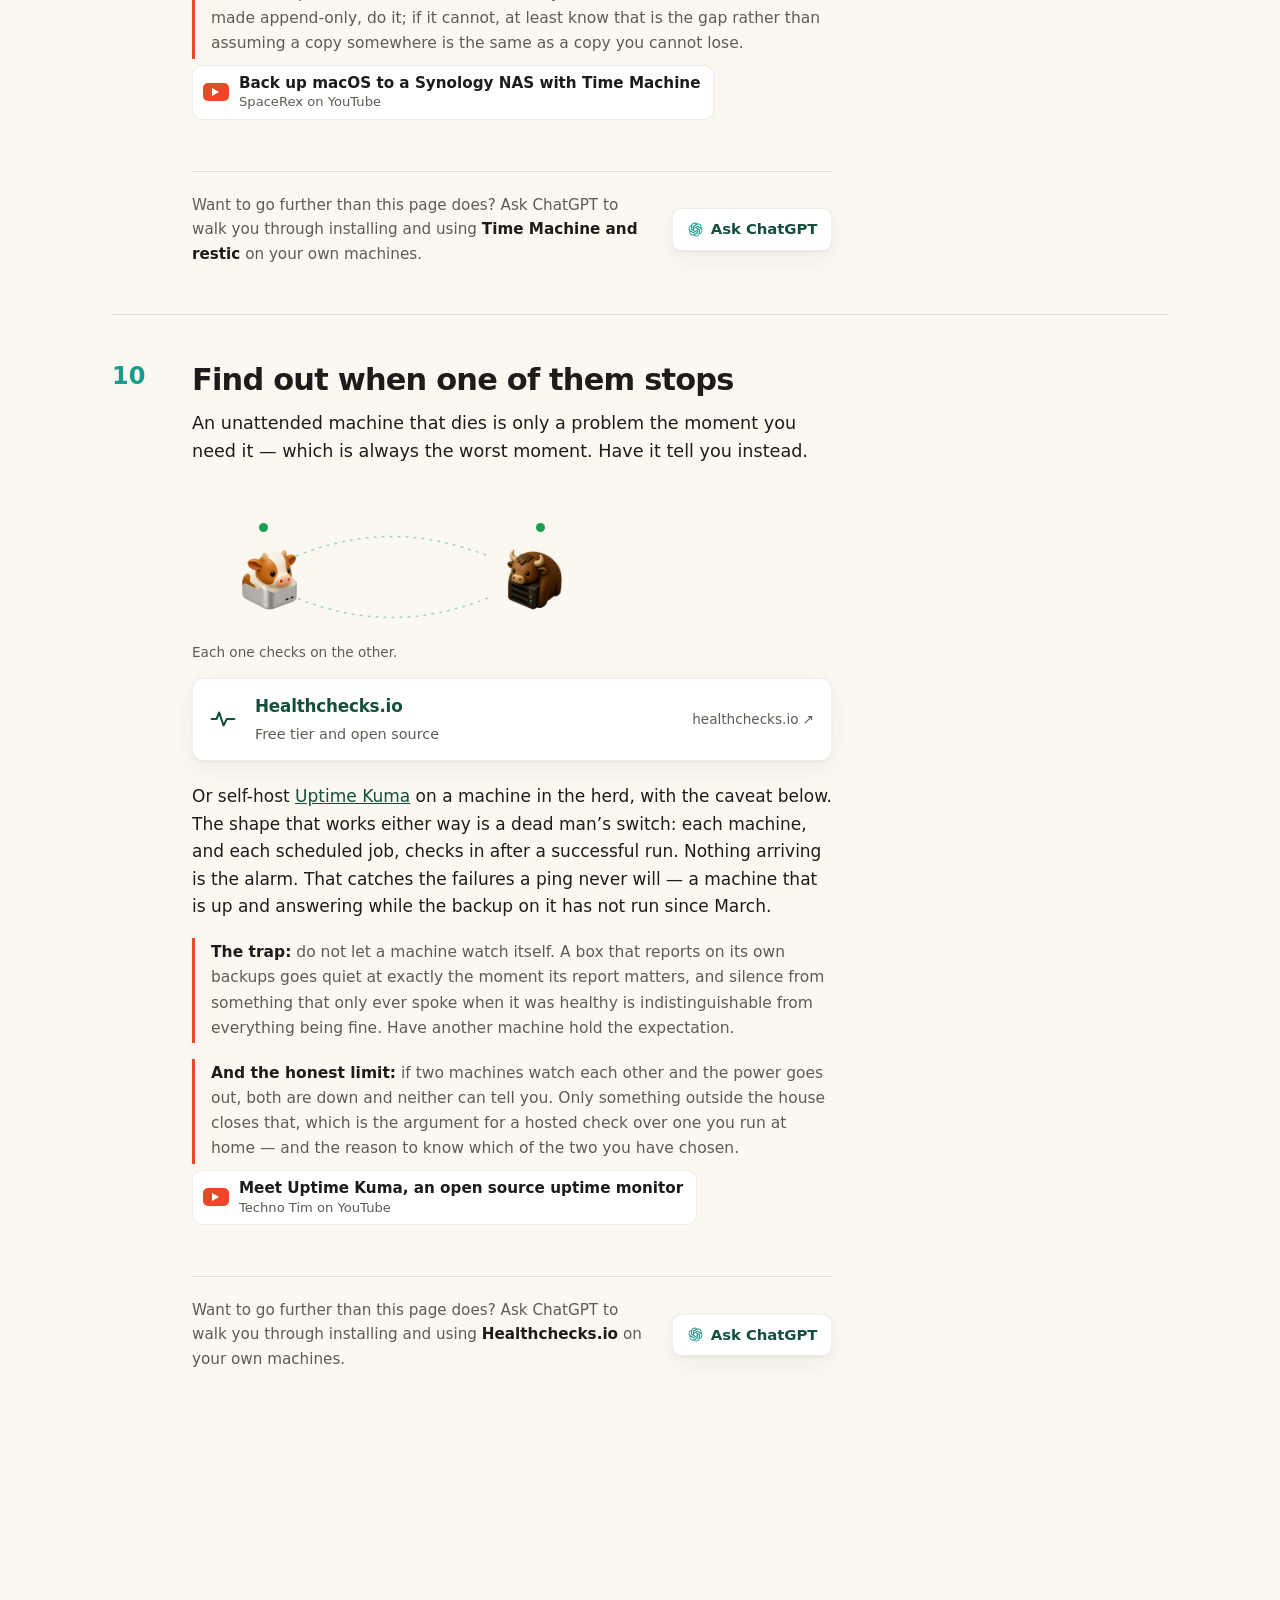
<file: site/herd.html>
<!-- Generated by site/_src/build.py — do not edit this file.
     Content lives in site/_src/. Run the script after changing it. -->
<!doctype html>
<html lang="en">
<head>
<meta charset="utf-8">
<meta name="viewport" content="width=device-width, initial-scale=1">
<title>Start a herd — Little Herd</title>
<meta name="description" content="Ten things you can do once your computers are a herd: reach any of them from anywhere, get on with one command, use a Linux desktop as smoothly as your own, find your tools already there, start work and walk away, and run several agents at once.">
<link rel="icon" href="images/icon.png">
<meta property="og:title" content="Start a herd">
<meta property="og:description" content="Ten things that turn a pile of computers into a herd.">
<meta property="og:image" content="https://malpern.github.io/little-herd/images/social-card.jpg">
<meta property="og:image:width" content="1536">
<meta property="og:image:height" content="806">
<meta property="og:type" content="website">
<meta name="twitter:card" content="summary_large_image">
<meta name="twitter:title" content="Start a herd">
<meta name="twitter:description" content="Ten things that turn a pile of computers into a herd.">
<meta name="twitter:image" content="https://malpern.github.io/little-herd/images/social-card.jpg">
<link rel="stylesheet" href="style.css">
</head>
<body>

<header class="top top-solid">
  <a class="lockup" href="./">
    <img src="images/icon.png" alt="">
    <svg class="wordmark" viewBox="0 0 915 147" role="img" aria-label="Little Herd"><use href="wordmark.svg#wordmark"/></svg>
  </a>
  <nav><a href="./">The app</a> <a href="https://github.com/malpern/little-herd">GitHub</a></nav>
</header>


<main class="guide">

<section class="guide-intro">
  <div class="wrap">
    <span class="pill">The guide</span>
    <h1>Start a herd.</h1>
    <p class="lede">Ten things turn a pile of computers into a herd. They are in
      the order that pays back soonest, starting with what your Mac already does,
      so you can stop at any point and keep what you have. None of them needs
      Little Herd, and no single one of them is a big job.</p>
    <p class="promise"><b>When you are done</b>, the mini under the desk is as
      easy to work on as the laptop in your hands, from anywhere, without
      thinking about it. The machines stop being places you visit one at a time
      and become one pool of capacity you use. That is the whole point of the
      word.</p>
    <p class="note">Everything here is built into macOS, free, or open source. Reckon on an afternoon, most of it spent waiting for installers.
      Where there is one mistake that costs an evening, it is called out — most
      of these look like they worked right up until the moment they matter.</p>
  </div>
</section>

  <nav class="toc wrap" aria-label="The nine steps">
      <div>
        <h3>Get to them</h3>
        <ol>
        <li><a href="#control"><b>1</b>Use one keyboard and mouse across two Macs</a></li>
        <li><a href="#screen"><b>2</b>See and use another machine&rsquo;s screen from this one</a></li>
        <li><a href="#reach"><b>3</b>Reach any machine from anywhere</a></li>
        <li><a href="#stream"><b>4</b>Use a Linux desktop as if it were the one in front of you</a></li>
        </ol>
      </div>
      <div>
        <h3>Work on them</h3>
        <ol>
        <li><a href="#connect"><b>5</b>Get onto any machine with one short command</a></li>
        <li><a href="#tools"><b>6</b>Arrive on a machine and find your tools already there</a></li>
        <li><a href="#detach"><b>7</b>Start something on another machine and walk away</a></li>
        <li><a href="#agents"><b>8</b>Run several agents at once and see which one is waiting on you</a></li>
        </ol>
      </div>
      <div>
        <h3>Keep it alive</h3>
        <ol>
        <li><a href="#backup"><b>9</b>Back every machine up to one place</a></li>
        <li><a href="#alerts"><b>10</b>Find out when one of them stops</a></li>
        </ol>
      </div>
  </nav>
  <nav class="rail" aria-label="The nine steps" hidden>
    <div class="rail-in wrap">
      <span class="rail-act" aria-hidden="true">Get access</span>
      <div class="rail-nums"><ol data-act="Get to them"><li><a href="#control" title="Use one keyboard and mouse across two Macs"><span class="sr">1. Use one keyboard and mouse across two Macs</span><span aria-hidden="true">1</span></a></li><li><a href="#screen" title="See and use another machine&rsquo;s screen from this one"><span class="sr">2. See and use another machine&rsquo;s screen from this one</span><span aria-hidden="true">2</span></a></li><li><a href="#reach" title="Reach any machine from anywhere"><span class="sr">3. Reach any machine from anywhere</span><span aria-hidden="true">3</span></a></li><li><a href="#stream" title="Use a Linux desktop as if it were the one in front of you"><span class="sr">4. Use a Linux desktop as if it were the one in front of you</span><span aria-hidden="true">4</span></a></li></ol><ol data-act="Work on them"><li><a href="#connect" title="Get onto any machine with one short command"><span class="sr">5. Get onto any machine with one short command</span><span aria-hidden="true">5</span></a></li><li><a href="#tools" title="Arrive on a machine and find your tools already there"><span class="sr">6. Arrive on a machine and find your tools already there</span><span aria-hidden="true">6</span></a></li><li><a href="#detach" title="Start something on another machine and walk away"><span class="sr">7. Start something on another machine and walk away</span><span aria-hidden="true">7</span></a></li><li><a href="#agents" title="Run several agents at once and see which one is waiting on you"><span class="sr">8. Run several agents at once and see which one is waiting on you</span><span aria-hidden="true">8</span></a></li></ol><ol data-act="Keep it alive"><li><a href="#backup" title="Back every machine up to one place"><span class="sr">9. Back every machine up to one place</span><span aria-hidden="true">9</span></a></li><li><a href="#alerts" title="Find out when one of them stops"><span class="sr">10. Find out when one of them stops</span><span aria-hidden="true">10</span></a></li></ol></div>
    </div>
  </nav>
  <div class="act wrap">
    <span class="act-n">Act 1</span>
    <h2>Get to them</h2>
    <p>The same desk, then the same house, then anywhere — starting with what your Mac already does.</p>
  </div>

  <ol class="steps wrap">
  <li class="step" id="control">
    <div class="step-n">1</div>
    <div class="step-body">
      <h2>Use one keyboard and mouse across two Macs</h2>
      <p class="what">The pointer runs off the edge of one screen and onto the next machine, and copy on one is paste on the other &mdash; with no software to install.</p>
      <figure class="fig fig-screen">
        <img class="f1" src="images/herdware/chick-laptop.png" alt="">
        <span class="pane"><img src="images/herdware/calf-mini.png" alt=""></span>
        <svg class="s-wire" viewBox="0 0 420 150" preserveAspectRatio="xMidYMid meet">
          <path class="s-route" d="M126 78 L 236 78"/>
          <path class="s-pulse" d="M126 78 L 236 78"/>
        </svg>
        <figcaption>One pointer, two machines.</figcaption>
      </figure>
      <a class="tool" href="https://support.apple.com/en-us/102459">
        <svg class="tool-logo" viewBox="0 0 24 24" xmlns="http://www.w3.org/2000/svg" fill="none" stroke="currentColor" stroke-width="1.9" stroke-linecap="round" stroke-linejoin="round" aria-hidden="true"><rect x="1.5" y="3.5" width="21" height="14" rx="2.5"/><rect x="6" y="7" width="9" height="6.5" rx="1.2"/><path d="M8 20.5h8"/></svg>
        <span class="tool-name">Universal Control</span>
        <span class="tool-note">Built into macOS</span>
        <span class="tool-go">support.apple.com &#8599;</span>
      </a>
      <p>Two Macs on one desk do not need screen sharing. Sign both into the
        same Apple Account with two-factor turned on, leave Bluetooth, Wi-Fi
        and Handoff on, and link the second one from the add-display
        (<b>+</b>) menu in <b>Displays</b> settings. The pointer then runs off
        the edge of one screen onto the other, the keyboard follows it, and
        Universal Clipboard means copy here is paste there.</p>
      <p class="trap"><b>The trap:</b> this is a <em>same-desk</em> feature. It
        needs the machines within about ten metres, because the handshake is
        over Bluetooth. The headless box in the closet is not a candidate
        however good your network is &mdash; that is what the next two
        steps are for.</p>
      <p class="trap"><b>And:</b> nothing tells you <em>which</em> condition
        failed. A pointer that will not cross is the same silence whether the
        second Mac is on a different Apple Account, has Handoff off, or is
        simply too far away. Check them in that order; the account is the one
        people get wrong.</p>
      <a class="vid" href="https://www.youtube.com/watch?v=of5T-HH-gGM"
         target="_blank" rel="noopener">
        <span class="vid-play" aria-hidden="true"></span>
        <span class="vid-txt"><b>Seamlessly Share One Keyboard and Mouse between two Macs</b><i>BarTech TV on YouTube</i></span>
      </a>
      <figure class="shot-fig">
        <img src="images/guide/universal-control.png" alt="The add-display (+) menu in Displays settings, where a second Mac is linked." loading="lazy">
        <figcaption>The add-display (+) menu in Displays settings, where a second Mac is linked.</figcaption>
      </figure>
      <div class="ask">
        <p>Want to go further than this page does? Ask ChatGPT to walk you
          through installing and using <b>Universal Control</b> on your own machines.</p>
        <a class="ask-btn" href="https://chatgpt.com/?q=I%20have%20two%20Macs%20on%20the%20same%20desk%20and%20I%20want%20one%20keyboard%20and%20mouse%20to%20work%20across%20both%2C%20with%20copy%20and%20paste%20between%20them.%20Explain%20Universal%20Control%20and%20Universal%20Clipboard%3A%20what%20each%20one%20needs%20%28same%20Apple%20Account%20with%20two-factor%2C%20Bluetooth%2C%20Wi-Fi%20and%20Handoff%20on%2C%20machines%20close%20together%29%2C%20how%20to%20link%20a%20second%20Mac%20from%20the%20add-display%20menu%20in%20Displays%20settings%2C%20how%20the%20two%20features%20differ%2C%20and%20the%20common%20reasons%20the%20pointer%20refuses%20to%20cross.%20Then%20tell%20me%20what%20to%20use%20instead%20when%20the%20other%20machine%20is%20in%20another%20room%20or%20another%20building." target="_blank" rel="noopener">
          <svg class="ask-mark" viewBox="104 232 2199 1942" xmlns="http://www.w3.org/2000/svg" fill="currentColor" aria-hidden="true"><path id="oa" d="M1107.3 299.1c-197.999 0-373.9 127.3-435.2 315.3L650 743.5v427.9c0 21.4 11 40.4 29.4 51.4l344.5 198.515V833.3h.1v-27.9L1372.7 604c33.715-19.52 70.44-32.857 108.47-39.828L1447.6 450.3C1361 353.5 1237.1 298.5 1107.3 299.1zm0 117.5-.6.6c79.699 0 156.3 27.5 217.6 78.4-2.5 1.2-7.4 4.3-11 6.1L952.8 709.3c-18.4 10.4-29.4 30-29.4 51.4V1248l-155.1-89.4V755.8c-.1-187.099 151.601-338.9 339-339.2z"/><use href="#oa" transform="rotate(60 1203 1203)"/><use href="#oa" transform="rotate(120 1203 1203)"/><use href="#oa" transform="rotate(180 1203 1203)"/><use href="#oa" transform="rotate(240 1203 1203)"/><use href="#oa" transform="rotate(300 1203 1203)"/></svg>
          Ask ChatGPT
        </a>
      </div>
    </div>
  </li>

  <li class="step" id="screen">
    <div class="step-n">2</div>
    <div class="step-body">
      <h2>See and use another machine&rsquo;s screen from this one</h2>
      <p class="what">The actual desktop of the box in the closet, for the things that only exist on a screen &mdash; a permission dialog, an installer, a first run.</p>
      <figure class="fig fig-screen">
        <img class="f1" src="images/herdware/chick-laptop.png" alt="">
        <span class="pane"><img src="images/herdware/calf-mini.png" alt=""></span>
        <svg class="s-wire" viewBox="0 0 420 150" preserveAspectRatio="xMidYMid meet">
          <path class="s-route" d="M126 78 L 236 78"/>
          <path class="s-pulse" d="M126 78 L 236 78"/>
        </svg>
        <figcaption>Its desktop, on your screen.</figcaption>
      </figure>
      <a class="tool" href="https://support.apple.com/guide/mac-help/screen-sharing-overview-mh14066/mac">
        <svg class="tool-logo" viewBox="0 0 24 24" xmlns="http://www.w3.org/2000/svg" fill="none" stroke="currentColor" stroke-width="1.9" stroke-linecap="round" stroke-linejoin="round" aria-hidden="true"><rect x="1.5" y="3.5" width="21" height="14" rx="2.5"/><rect x="6" y="7" width="9" height="6.5" rx="1.2"/><path d="M8 20.5h8"/></svg>
        <span class="tool-name">Screen Sharing</span>
        <span class="tool-note">Built into macOS &mdash; nothing to install</span>
        <span class="tool-go">Apple support &#8599;</span>
      </a>
      <p>In Finder, <b>Go &rarr; Connect to Server</b> (<kbd>&#8984;K</kbd>) and
        enter <code>vnc://mini</code>. You get the actual desktop.</p>
      <p>For a Mac on your Tailscale network, use its Tailscale name or
        address in that <code>vnc://</code> URL. If you want to connect from
        a browser or phone, or control a Windows or Linux computer too,
        <a href="https://remotedesktop.google.com/">Chrome Remote Desktop</a>
        is another option. Install its host on the computer you want to
        reach, sign in with your Google Account, and set a PIN. Google
        handles the connection over the internet; it does not use VNC.</p>
      <p>Most of the time SSH is better &mdash; faster, scriptable, works on a
        bad connection. But some things only exist on the screen: a permission
        dialog, an installer, a first run, an app that has decided to show you a
        window. Those are not stubbornness on your part; they genuinely cannot be
        done over a shell.</p>
      <p class="trap"><b>The trap:</b> macOS privacy prompts appear on the
        machine&rsquo;s own screen and nowhere else, so a script that needs
        Screen Recording or Full Disk Access will sit there having silently
        failed while you stare at an SSH session with no error in it. Grant those
        over Screen Sharing, once, before automating anything that needs them.</p>
      <p class="trap"><b>And the honest limit:</b> if a machine is wedged before
        the operating system is up, neither SSH nor Screen Sharing can reach it,
        because both are software running inside the thing that has not started.
        That is what a hardware KVM is for, and it is the only thing that is.</p>
      <a class="vid" href="https://www.youtube.com/watch?v=5ZXCNGCaYbg"
         target="_blank" rel="noopener">
        <span class="vid-play" aria-hidden="true"></span>
        <span class="vid-txt"><b>Better Mac Screen Sharing</b><i>9to5Mac on YouTube</i></span>
      </a>
      <figure class="shot-fig">
        <img src="images/guide/connect.png" alt="Finder&rsquo;s Connect to Server, waiting for a machine name." loading="lazy">
        <figcaption>Finder&rsquo;s Connect to Server, waiting for a machine name.</figcaption>
      </figure>
      <div class="ask">
        <p>Want to go further than this page does? Ask ChatGPT to walk you
          through installing and using <b>macOS Screen Sharing</b> on your own machines.</p>
        <a class="ask-btn" href="https://chatgpt.com/?q=Explain%20how%20to%20use%20the%20Screen%20Sharing%20built%20into%20macOS%20to%20control%20another%20Mac%20on%20my%20network.%20Cover%20turning%20it%20on%20in%20System%20Settings%2C%20connecting%20with%20Finder%27s%20Connect%20to%20Server%20and%20a%20vnc%3A%2F%2F%20address%2C%20when%20it%20is%20the%20right%20tool%20rather%20than%20SSH%2C%20and%20why%20macOS%20privacy%20prompts%20such%20as%20Screen%20Recording%20and%20Full%20Disk%20Access%20can%20only%20be%20granted%20on%20that%20machine%27s%20own%20screen." target="_blank" rel="noopener">
          <svg class="ask-mark" viewBox="104 232 2199 1942" xmlns="http://www.w3.org/2000/svg" fill="currentColor" aria-hidden="true"><path id="oa" d="M1107.3 299.1c-197.999 0-373.9 127.3-435.2 315.3L650 743.5v427.9c0 21.4 11 40.4 29.4 51.4l344.5 198.515V833.3h.1v-27.9L1372.7 604c33.715-19.52 70.44-32.857 108.47-39.828L1447.6 450.3C1361 353.5 1237.1 298.5 1107.3 299.1zm0 117.5-.6.6c79.699 0 156.3 27.5 217.6 78.4-2.5 1.2-7.4 4.3-11 6.1L952.8 709.3c-18.4 10.4-29.4 30-29.4 51.4V1248l-155.1-89.4V755.8c-.1-187.099 151.601-338.9 339-339.2z"/><use href="#oa" transform="rotate(60 1203 1203)"/><use href="#oa" transform="rotate(120 1203 1203)"/><use href="#oa" transform="rotate(180 1203 1203)"/><use href="#oa" transform="rotate(240 1203 1203)"/><use href="#oa" transform="rotate(300 1203 1203)"/></svg>
          Ask ChatGPT
        </a>
      </div>
    </div>
  </li>

  <li class="step" id="reach">
    <div class="step-n">3</div>
    <div class="step-body">
      <h2>Reach any machine from anywhere</h2>
      <p class="what">One name per machine that works from the sofa, from a hotel, and from another machine in the herd &mdash; with nothing exposed to the open internet.</p>
      <figure class="fig fig-ring">
        <img class="f1" src="images/herdware/chick-laptop.png" alt=""><img class="f2" src="images/herdware/calf-mini.png" alt=""><img class="f3" src="images/herdware/ox-gpu.png" alt="">
        <svg class="s-wire" viewBox="0 0 420 150" preserveAspectRatio="xMidYMid meet">
          <path class="s-route" d="M210 22 C 350 22, 400 128, 210 128 C 20 128, 70 22, 210 22 Z"/>
          <path class="s-pulse" d="M210 22 C 350 22, 400 128, 210 128 C 20 128, 70 22, 210 22 Z"/>
        </svg>
        <figcaption>One name each, reachable from anywhere.</figcaption>
      </figure>
      <a class="tool" href="https://tailscale.com">
        <svg class="tool-logo" viewBox="0 0 24 24" xmlns="http://www.w3.org/2000/svg" aria-hidden="true"><path fill="currentColor" d="M24 12a3 3 0 1 1-6 0 3 3 0 0 1 6 0zm-9 9a3 3 0 1 1-6 0 3 3 0 0 1 6 0zm0-9a3 3 0 1 1-6 0 3 3 0 0 1 6 0zm6-6a3 3 0 1 1 0-6 3 3 0 0 1 0 6zm0-.5a2.5 2.5 0 1 0 0-5 2.5 2.5 0 0 0 0 5zM3 24a3 3 0 1 1 0-6 3 3 0 0 1 0 6zm0-.5a2.5 2.5 0 1 0 0-5 2.5 2.5 0 0 0 0 5zm18 .5a3 3 0 1 1 0-6 3 3 0 0 1 0 6zm0-.5a2.5 2.5 0 1 0 0-5 2.5 2.5 0 0 0 0 5zM6 12a3 3 0 1 1-6 0 3 3 0 0 1 6 0zm9-9a3 3 0 1 1-6 0 3 3 0 0 1 6 0zm-3 2.5a2.5 2.5 0 1 0 0-5 2.5 2.5 0 0 0 0 5zM6 3a3 3 0 1 1-6 0 3 3 0 0 1 6 0zM3 5.5a2.5 2.5 0 1 0 0-5 2.5 2.5 0 0 0 0 5z"/></svg>
        <span class="tool-name">Tailscale</span>
        <span class="tool-note">Free for personal use</span>
        <span class="tool-go">tailscale.com &#8599;</span>
      </a>
      <p>The two above work across a desk and across a house. This is the one
        that makes distance stop mattering, and everything below it assumes
        you have it. Install on each machine, sign in with the same account,
        turn on MagicDNS, and you are done &mdash; no port forwarding, no static
        IP, no router configuration, and nothing listening on the public
        internet.</p>
      <p class="trap"><b>The trap:</b> a machine&rsquo;s key expires by default,
        usually in about six months. A laptop you use daily just asks you to sign
        in again. <em>An unattended box silently drops off the network</em> and
        you discover it the next time you need it, which is the worst possible
        moment. Disable key expiry for anything headless.</p>
      <p class="trap"><b>And:</b> a <code>.local</code> name is mDNS. It resolves
        at home and nowhere else, so a setup tested only on the sofa looks
        finished and fails the first time you leave the house. Use the tailnet
        name everywhere, including in scripts.</p>
      <a class="vid" href="https://www.youtube.com/watch?v=sPdvyR7bLqI"
         target="_blank" rel="noopener">
        <span class="vid-play" aria-hidden="true"></span>
        <span class="vid-txt"><b>How to get started with Tailscale in under 10 minutes</b><i>Tailscale on YouTube</i></span>
      </a>
      <div class="ask">
        <p>Want to go further than this page does? Ask ChatGPT to walk you
          through installing and using <b>Tailscale</b> on your own machines.</p>
        <a class="ask-btn" href="https://chatgpt.com/?q=I%20have%20a%20few%20Macs%2C%20a%20Linux%20box%20and%20a%20NAS%20at%20home%20that%20I%20want%20to%20reach%20from%20anywhere.%20Explain%20what%20Tailscale%20is%20and%20how%20it%20differs%20from%20a%20VPN%20or%20port%20forwarding%2C%20then%20walk%20me%20through%20installing%20and%20signing%20in%20on%20macOS%20and%20on%20Linux%2C%20turning%20on%20MagicDNS%20so%20each%20machine%20has%20a%20name%2C%20and%20checking%20it%20works%20from%20off%20my%20home%20network.%20Cover%20machine%20key%20expiry%20and%20why%20I%20should%20disable%20it%20for%20a%20headless%20machine.%20Give%20exact%20commands." target="_blank" rel="noopener">
          <svg class="ask-mark" viewBox="104 232 2199 1942" xmlns="http://www.w3.org/2000/svg" fill="currentColor" aria-hidden="true"><path id="oa" d="M1107.3 299.1c-197.999 0-373.9 127.3-435.2 315.3L650 743.5v427.9c0 21.4 11 40.4 29.4 51.4l344.5 198.515V833.3h.1v-27.9L1372.7 604c33.715-19.52 70.44-32.857 108.47-39.828L1447.6 450.3C1361 353.5 1237.1 298.5 1107.3 299.1zm0 117.5-.6.6c79.699 0 156.3 27.5 217.6 78.4-2.5 1.2-7.4 4.3-11 6.1L952.8 709.3c-18.4 10.4-29.4 30-29.4 51.4V1248l-155.1-89.4V755.8c-.1-187.099 151.601-338.9 339-339.2z"/><use href="#oa" transform="rotate(60 1203 1203)"/><use href="#oa" transform="rotate(120 1203 1203)"/><use href="#oa" transform="rotate(180 1203 1203)"/><use href="#oa" transform="rotate(240 1203 1203)"/><use href="#oa" transform="rotate(300 1203 1203)"/></svg>
          Ask ChatGPT
        </a>
      </div>
    </div>
  </li>

  <li class="step" id="stream">
    <div class="step-n">4</div>
    <div class="step-body">
      <h2>Use a Linux desktop as if it were the one in front of you</h2>
      <p class="what">The same idea as screen sharing, but smooth enough to actually work in &mdash; the machine turns its screen into video and your Mac plays it back.</p>
      <figure class="fig fig-screen">
        <img class="f1" src="images/herdware/chick-laptop.png" alt="">
        <span class="pane"><img src="images/herdware/ox-gpu.png" alt=""></span>
        <svg class="s-wire" viewBox="0 0 420 150" preserveAspectRatio="xMidYMid meet">
          <path class="s-route" d="M126 78 L 236 78"/>
          <path class="s-pulse" d="M126 78 L 236 78"/>
          <path class="s-pulse d1" d="M126 78 L 236 78"/>
          <path class="s-pulse d2" d="M126 78 L 236 78"/>
        </svg>
        <figcaption>Its screen, as video, as fast as you can move.</figcaption>
      </figure>
      <a class="tool" href="https://moonlight-stream.org">
        <svg class="tool-logo" viewBox="0 0 24 24" xmlns="http://www.w3.org/2000/svg" fill="none" stroke="currentColor" stroke-width="1.9" stroke-linecap="round" stroke-linejoin="round" aria-hidden="true"><circle cx="7.6" cy="7.6" r="2.9"/><path d="M7.6 2.1v1.2M2.1 7.6h1.2M3.7 3.7l.9.9M11.5 3.7l-.9.9"/><path d="M21.6 15.1a5.7 5.7 0 1 1-6.7-6.7 4.5 4.5 0 0 0 6.7 6.7z"/></svg>
        <span class="tool-name">Sunshine + Moonlight</span>
        <span class="tool-note">Open source &middot; one install on each end</span>
        <span class="tool-go">moonlight-stream.org &#8599;</span>
      </a>
      <p>Install <b>Sunshine</b> on the Linux machine and <b>Moonlight</b> on
        your Mac, open Sunshine&rsquo;s settings page in a browser, and type in
        the four-digit PIN that Moonlight shows you. That is the whole setup, and
        it is the last time you have to think about it.</p>
      <p>Screen sharing sends pictures of a screen, one after another. Sunshine
        sends <i>video</i>: the graphics chip already in that machine compresses
        the desktop the way a video call does, and your Mac plays it back the same
        way. That is the whole difference, and it is the difference between
        dragging a window that follows your hand and one that arrives a moment
        later. Screen sharing is still the right tool for clicking one button in
        one dialog. This is the one for anything that moves &mdash; a browser, a
        video, an editor you actually intend to work in.</p>
      <p class="trap"><b>The trap:</b> a machine with no monitor plugged into it
        has no screen to send, and Sunshine will start, report itself healthy, and
        stream a black rectangle. Anything that presents a display fixes it &mdash;
        a cheap dummy HDMI plug, a monitor left connected, a KVM &mdash; and this
        is far and away the most common reason it appears not to work on a machine
        in a cupboard. Expect one alarming line in the log at startup about a
        display that could not be initialised; it tries several ways of capturing
        the screen and says so about the ones it does not use.</p>
      <p class="trap"><b>And the honest limit:</b> Sunshine&rsquo;s settings page
        answers on every network the machine is attached to, and it is the page
        that controls the machine&rsquo;s screen &mdash; so it belongs on your
        private network from the day you install it, never on a port forwarded
        from your router. The step above is what makes that easy. Note too that
        this is the machine&rsquo;s one real desktop rather than a private session
        of your own: sit down at it while you are connected and you are both
        looking at the same screen.</p>
      <a class="vid" href="https://www.youtube.com/watch?v=D9fzO7MYS2M"
         target="_blank" rel="noopener">
        <span class="vid-play" aria-hidden="true"></span>
        <span class="vid-txt"><b>Sunshine and Moonlight for Game Streaming or Remote Desktop</b><i>gotbletu on YouTube</i></span>
      </a>
      <div class="ask">
        <p>Want to go further than this page does? Ask ChatGPT to walk you
          through installing and using <b>Sunshine and Moonlight</b> on your own machines.</p>
        <a class="ask-btn" href="https://chatgpt.com/?q=I%20want%20to%20use%20my%20Linux%20machine%26rsquo%3Bs%20desktop%20from%20my%20Mac%2C%20and%20screen%20sharing%20over%20VNC%20is%20too%20slow%20to%20work%20in.%20Explain%20Sunshine%20and%20Moonlight%20in%20plain%20terms%2C%20then%20walk%20me%20through%20installing%20Sunshine%20on%20Linux%20and%20Moonlight%20on%20macOS%2C%20pairing%20them%20with%20a%20PIN%2C%20and%20checking%20that%20hardware%20encoding%20is%20actually%20being%20used.%20Cover%20what%20to%20do%20when%20the%20Linux%20machine%20has%20no%20monitor%20attached%2C%20and%20how%20to%20keep%20Sunshine%26rsquo%3Bs%20web%20page%20off%20the%20open%20internet." target="_blank" rel="noopener">
          <svg class="ask-mark" viewBox="104 232 2199 1942" xmlns="http://www.w3.org/2000/svg" fill="currentColor" aria-hidden="true"><path id="oa" d="M1107.3 299.1c-197.999 0-373.9 127.3-435.2 315.3L650 743.5v427.9c0 21.4 11 40.4 29.4 51.4l344.5 198.515V833.3h.1v-27.9L1372.7 604c33.715-19.52 70.44-32.857 108.47-39.828L1447.6 450.3C1361 353.5 1237.1 298.5 1107.3 299.1zm0 117.5-.6.6c79.699 0 156.3 27.5 217.6 78.4-2.5 1.2-7.4 4.3-11 6.1L952.8 709.3c-18.4 10.4-29.4 30-29.4 51.4V1248l-155.1-89.4V755.8c-.1-187.099 151.601-338.9 339-339.2z"/><use href="#oa" transform="rotate(60 1203 1203)"/><use href="#oa" transform="rotate(120 1203 1203)"/><use href="#oa" transform="rotate(180 1203 1203)"/><use href="#oa" transform="rotate(240 1203 1203)"/><use href="#oa" transform="rotate(300 1203 1203)"/></svg>
          Ask ChatGPT
        </a>
      </div>
    </div>
  </li>

  </ol>

  <div class="act wrap">
    <span class="act-n">Act 2</span>
    <h2>Work on them</h2>
    <p>The shell, the same tools everywhere, and work that carries on after you close the lid.</p>
  </div>

  <ol class="steps wrap">
  <li class="step" id="connect">
    <div class="step-n">5</div>
    <div class="step-body">
      <h2>Get onto any machine with one short command</h2>
      <p class="what"><code>ssh mini</code> instead of an address you have to remember, and a new machine that inherits the whole herd rather than being set up by hand.</p>
      <figure class="fig fig-fan">
        <img class="f1" src="images/herdware/chick-laptop.png" alt=""><img class="f2" src="images/herdware/calf-mini.png" alt=""><img class="f3" src="images/herdware/ox-gpu.png" alt=""><img class="f4" src="images/herdware/piglet-nas.png" alt="">
        <svg class="s-wire" viewBox="0 0 420 210" preserveAspectRatio="xMidYMid meet">
          <path class="s-route" d="M92 96 C 170 62, 240 42, 320 36"/>
          <path class="s-pulse" d="M92 96 C 170 62, 240 42, 320 36"/>
          <path class="s-route" d="M92 96 C 170 100, 240 104, 320 105"/>
          <path class="s-pulse d1" d="M92 96 C 170 100, 240 104, 320 105"/>
          <path class="s-route" d="M92 96 C 170 136, 240 166, 320 174"/>
          <path class="s-pulse d2" d="M92 96 C 170 136, 240 166, 320 174"/>
        </svg>
        <figcaption>One command, every machine.</figcaption>
      </figure>
      <a class="tool" href="https://man.openbsd.org/ssh_config">
        <svg class="tool-logo" viewBox="0 0 24 24" xmlns="http://www.w3.org/2000/svg" fill="none" stroke="currentColor" stroke-width="1.9" stroke-linecap="round" stroke-linejoin="round" aria-hidden="true"><rect x="1.5" y="4" width="21" height="16" rx="3"/><path d="M6.5 10.5 9.5 13l-3 2.5"/><path d="M12.5 16h5"/></svg>
        <span class="tool-name">SSH and <code>~/.ssh/config</code></span>
        <span class="tool-note">Already on every Mac and Linux machine</span>
        <span class="tool-go">ssh_config(5) &#8599;</span>
      </a>
      <p>Generate a key, copy it over with <code>ssh-copy-id</code>, then write
        the machine down in <code>~/.ssh/config</code> once:</p>
      <pre><code><span class="t-key">Host</span> <span class="t-val">mini</span>
  <span class="t-key">HostName</span> <span class="t-val">mini.your-tailnet.ts.net</span>
  <span class="t-key">User</span> <span class="t-val">you</span></code></pre>
      <p>That name now works everywhere SSH does &mdash;
        <code>scp file mini:</code>, <code>rsync</code>, an editor&rsquo;s remote
        mode, a backup job. Keep the file in your dotfiles and
        <code>Include</code> it rather than editing it per machine.</p>
      <p class="trap"><b>The trap:</b> a key with a passphrase cannot be used by
        anything that runs unattended &mdash; there is nobody there to type it.
        Keep your passphrase key for sitting-at-the-keyboard work, and give
        scheduled jobs their own passphrase-free key, authorised for exactly the
        one link it needs. A single key for both is how a convenience becomes
        the blast radius.</p>
      <p class="trap"><b>And:</b> SSH silently ignores a config or key file that
        other users can write. Wrong permissions do not produce an error that
        says &ldquo;permissions&rdquo; &mdash; they produce
        <code>Permission denied (publickey)</code>, which sends you off
        debugging the key instead. <code>chmod 600</code>.</p>
      <a class="vid" href="https://www.youtube.com/watch?v=MWqfc_fegVg"
         target="_blank" rel="noopener">
        <span class="vid-play" aria-hidden="true"></span>
        <span class="vid-txt"><b>The OpenSSH Client Config File</b><i>Learn Linux TV on YouTube</i></span>
      </a>
      <figure class="shot-fig">
        <img src="images/guide/ssh.png" alt="Landing on another machine, from its short name." loading="lazy">
        <figcaption>Landing on another machine, from its short name.</figcaption>
      </figure>
      <div class="ask">
        <p>Want to go further than this page does? Ask ChatGPT to walk you
          through installing and using <b>SSH and ~/.ssh/config</b> on your own machines.</p>
        <a class="ask-btn" href="https://chatgpt.com/?q=Teach%20me%20to%20reach%20several%20home%20machines%20by%20short%20names%20over%20SSH.%20Cover%20generating%20a%20key%2C%20copying%20it%20with%20ssh-copy-id%2C%20writing%20Host%20%2F%20HostName%20%2F%20User%20entries%20in%20~%2F.ssh%2Fconfig%2C%20using%20Include%20to%20share%20that%20config%20across%20machines%2C%20the%20file%20permissions%20SSH%20requires%2C%20and%20why%20a%20key%20used%20by%20a%20scheduled%20job%20must%20not%20have%20a%20passphrase.%20macOS%20and%20Linux%2C%20with%20exact%20commands." target="_blank" rel="noopener">
          <svg class="ask-mark" viewBox="104 232 2199 1942" xmlns="http://www.w3.org/2000/svg" fill="currentColor" aria-hidden="true"><path id="oa" d="M1107.3 299.1c-197.999 0-373.9 127.3-435.2 315.3L650 743.5v427.9c0 21.4 11 40.4 29.4 51.4l344.5 198.515V833.3h.1v-27.9L1372.7 604c33.715-19.52 70.44-32.857 108.47-39.828L1447.6 450.3C1361 353.5 1237.1 298.5 1107.3 299.1zm0 117.5-.6.6c79.699 0 156.3 27.5 217.6 78.4-2.5 1.2-7.4 4.3-11 6.1L952.8 709.3c-18.4 10.4-29.4 30-29.4 51.4V1248l-155.1-89.4V755.8c-.1-187.099 151.601-338.9 339-339.2z"/><use href="#oa" transform="rotate(60 1203 1203)"/><use href="#oa" transform="rotate(120 1203 1203)"/><use href="#oa" transform="rotate(180 1203 1203)"/><use href="#oa" transform="rotate(240 1203 1203)"/><use href="#oa" transform="rotate(300 1203 1203)"/></svg>
          Ask ChatGPT
        </a>
      </div>
    </div>
  </li>

  <li class="step" id="tools">
    <div class="step-n">6</div>
    <div class="step-body">
      <h2>Arrive on a machine and find your tools already there</h2>
      <p class="what">Every machine carries the same kit, so the one you connect to is somewhere you can work rather than somewhere you have to set up first.</p>
      <figure class="fig fig-kit">
        <img class="f1" src="images/herdware/chick-laptop.png" alt=""><img class="f2" src="images/herdware/calf-mini.png" alt=""><img class="f3" src="images/herdware/ox-gpu.png" alt="">
        <span class="kit k1"><i></i><i></i><i></i></span>
        <span class="kit k2"><i></i><i></i><i></i></span>
        <span class="kit k3"><i></i><i></i><i></i></span>
        <figcaption>The same kit, wherever you land.</figcaption>
      </figure>
      <a class="tool" href="https://brew.sh">
        <svg class="tool-logo" viewBox="0 0 24 24" xmlns="http://www.w3.org/2000/svg" aria-hidden="true"><path fill="currentColor" d="M7.938 0a.214.214 0 0 0-.206.156c-.316 1.104.179 2.15.838 2.935.153.181.313.347.476.501a2.039 2.039 0 0 0-.665.02c-1.184.233-2.193.985-2.74 2.532a3.893 3.893 0 0 0-.2 1.466 1.565 1.565 0 0 0-1.156 1.504 1.59 1.59 0 0 0 1.227 1.541l.026 12.046c0 .195.1.377.264.482a.214.214 0 0 0 .008.005c.537.31 2.047.812 5.21.812 3.238 0 4.7-.678 5.181-1.04a.214.214 0 0 0 .008-.007.571.571 0 0 0 .206-.439c.002-.344.002-1.136.002-1.604a.143.143 0 0 1 .147-.144c.397.006.869.006 1.318.005a1.826 1.826 0 0 0 1.832-1.825v-5.804a1.826 1.826 0 0 0-1.825-1.826H16.56a.14.14 0 0 1-.143-.144V10.6h.007v-.001a1.573 1.573 0 0 0 1.356-1.556c0-.816-.627-1.489-1.424-1.563-.025-1.438-.437-2.126-.736-2.58a.214.214 0 0 0-.005-.007c-.364-.51-1.193-1.282-2.275-1.316-.503-.016-.842.124-1.125.254-.217.1-.42.177-.67.22.002-1.286.945-1.981.945-1.981a.214.214 0 0 0 .05-.298s-.087-.122-.21-.26c-.121-.136-.269-.294-.47-.378a.214.214 0 0 0-.079-.017.214.214 0 0 0-.145.055 4.308 4.308 0 0 0-.875 1.101 3.42 3.42 0 0 0-.133.273 3.497 3.497 0 0 0-.381-.846C9.794.978 9.063.436 8.017.016A.214.214 0 0 0 7.939 0zm.156.524c.85.378 1.43.83 1.79 1.403.274.438.426.962.484 1.584a3.07 3.07 0 0 0-.012.462 6.897 6.897 0 0 1-.168-.052 5.487 5.487 0 0 1-1.29-1.106c-.551-.657-.935-1.46-.804-2.291zM11.8 1.618c.07.054.141.101.212.18.034.039.032.04.058.073-.332.308-1.07 1.144-.952 2.453a.214.214 0 0 0 .222.195c.469-.017.782-.172 1.056-.299.273-.126.508-.228.931-.214.875.027 1.639.715 1.939 1.134.295.449.65 1 .663 2.36a1.66 1.66 0 0 0-.41.142 1.938 1.938 0 0 0-1.77-1.16 1.94 1.94 0 0 0-1.87 1.448 1.783 1.783 0 0 0-1.356-.64c-.484 0-.91.205-1.233.517a1.873 1.873 0 0 0-1.85-1.625c-.649 0-1.218.335-1.552.84a3.1 3.1 0 0 1 .157-.735c.51-1.437 1.355-2.045 2.42-2.254.367-.073.664-.011.99.095.325.106.671.262 1.094.342a.214.214 0 0 0 .252-.245c-.112-.67.073-1.266.336-1.744a3.71 3.71 0 0 1 .663-.863zM7.44 6.611a1.442 1.442 0 0 1 1.363 1.925.214.214 0 0 0 .168.283h.005a.214.214 0 0 0 .238-.146 1.373 1.373 0 0 1 2.613-.01.214.214 0 0 0 .417-.09 1.509 1.509 0 0 1 1.504-1.664c.678 0 1.249.445 1.442 1.056a.214.214 0 0 0 .259.143l.15-.04a.214.214 0 0 0 .051-.02 1.139 1.139 0 0 1 1.702.995 1.14 1.14 0 0 1-.985 1.131.214.214 0 0 0-.001 0 2.215 2.215 0 0 0-.485.126 10.65 10.65 0 0 1-1.176.365.214.214 0 0 0-.162.186 1.276 1.276 0 0 1-.146.478 2.07 2.07 0 0 0-.239 1.111l.001.151a.438.438 0 0 1-.16.36.665.665 0 0 1-.43.14.586.586 0 0 1-.588-.59.803.803 0 0 0-.38-.681.214.214 0 0 0-.002-.002c-.24-.145-.43-.37-.532-.636a.214.214 0 0 0-.207-.138 19.469 19.469 0 0 1-5.37-.6l-.003-.002a9.007 9.007 0 0 0-.838-.194h.003a1.16 1.16 0 0 1-.937-1.134c0-.619.488-1.118 1.101-1.14a.214.214 0 0 0 .204-.176 1.443 1.443 0 0 1 1.42-1.187zm8.549 4.106v.455c0 .314.259.573.572.573h1.329a1.397 1.397 0 0 1 1.397 1.397v5.804a1.396 1.396 0 0 1-1.402 1.396.214.214 0 0 0-.002 0c-.448.002-.918 0-1.31-.005a.573.573 0 0 0-.584.573c0 .468 0 1.262-.002 1.603a.214.214 0 0 0 0 .001c0 .042-.019.08-.05.107-.346.26-1.75.95-4.915.95-3.107 0-4.587-.52-4.99-.752a.143.143 0 0 1-.065-.118l-.025-11.955c.145.033.288.07.431.11a.214.214 0 0 0 .003 0c.115.031.246.064.383.097v10.37c0 .129.069.247.18.31.453.217 1.767.732 4.071.732 2.32 0 3.595-.626 4.022-.884a.357.357 0 0 0 .164-.3l.001-10.21c.267-.075.531-.158.792-.254zm-7.99.894a.493.493 0 0 1 .494.493v8.578a.493.493 0 0 1-.493.493.493.493 0 0 1-.494-.493v-8.578A.493.493 0 0 1 8 11.611zm8.652 1.14a.663.663 0 0 0-.662.662v5.208a.663.663 0 0 0 .662.662h1.14a.663.663 0 0 0 .662-.662v-5.209a.663.663 0 0 0-.662-.662zm0 .428h1.14a.233.233 0 0 1 .233.233v5.21a.233.233 0 0 1-.233.232h-1.14a.233.233 0 0 1-.233-.233v-5.209a.233.233 0 0 1 .233-.233z"/></svg>
        <span class="tool-name">Homebrew and a Brewfile</span>
        <span class="tool-note">Free and open source</span>
        <span class="tool-go">brew.sh &#8599;</span>
      </a>
      <p>A herd whose members each have a different half of your toolkit is
        still a pile. Dump what you have into a list, keep the list in your
        dotfiles, and install from it on every machine:</p>
      <pre><code><span class="t-cmd">brew</span> bundle dump <span class="t-flag">--file</span> <span class="t-path">~/dotfiles/Brewfile</span>
<span class="t-cmd">brew</span> bundle <span class="t-flag">--file</span> <span class="t-path">~/dotfiles/Brewfile</span></code></pre>
      <p>A new machine goes from bare to useful in one command, and when you
        adopt a tool you add it once.</p>
      <p class="trap"><b>The trap:</b> a non-interactive shell &mdash; a cron
        job, a scheduled task, or <code>ssh machine some-command</code> &mdash;
        does not read your profile, so on Apple silicon it never gets
        <code>/opt/homebrew/bin</code> on its <code>PATH</code>. Everything works
        when you are typing and fails when it runs by itself, reporting
        <em>command not found</em> for something you can plainly see installed.
        Scripts should set their own PATH rather than assume yours.</p>
      <p class="trap"><b>And:</b> casks are GUI applications. Put them on the
        machine you sit in front of, not the headless one, where they are weight
        with nothing to show.</p>
      <a class="vid" href="https://www.youtube.com/watch?v=WpQ5YiM7rD4"
         target="_blank" rel="noopener">
        <span class="vid-play" aria-hidden="true"></span>
        <span class="vid-txt"><b>~/.dotfiles 101: A Zero to Configuration Hero Blueprint</b><i>DevOps Toolbox on YouTube</i></span>
      </a>
      <figure class="shot-fig">
        <img src="images/guide/brew.png" alt="One command, and the machine has your toolkit." loading="lazy">
        <figcaption>One command, and the machine has your toolkit.</figcaption>
      </figure>
      <div class="ask">
        <p>Want to go further than this page does? Ask ChatGPT to walk you
          through installing and using <b>Homebrew and a Brewfile</b> on your own machines.</p>
        <a class="ask-btn" href="https://chatgpt.com/?q=Show%20me%20how%20to%20keep%20the%20same%20command-line%20tools%20on%20several%20Macs%20using%20Homebrew%20and%20a%20Brewfile.%20Cover%20brew%20bundle%20dump%20and%20brew%20bundle%2C%20keeping%20the%20Brewfile%20in%20a%20dotfiles%20repo%2C%20the%20difference%20between%20formulae%20and%20casks%20and%20why%20casks%20belong%20only%20on%20machines%20with%20a%20screen%2C%20and%20why%20a%20cron%20job%20or%20an%20ssh%20command%20cannot%20find%20brew%20on%20Apple%20silicon%20unless%20it%20sets%20PATH%20itself.%20Exact%20commands." target="_blank" rel="noopener">
          <svg class="ask-mark" viewBox="104 232 2199 1942" xmlns="http://www.w3.org/2000/svg" fill="currentColor" aria-hidden="true"><path id="oa" d="M1107.3 299.1c-197.999 0-373.9 127.3-435.2 315.3L650 743.5v427.9c0 21.4 11 40.4 29.4 51.4l344.5 198.515V833.3h.1v-27.9L1372.7 604c33.715-19.52 70.44-32.857 108.47-39.828L1447.6 450.3C1361 353.5 1237.1 298.5 1107.3 299.1zm0 117.5-.6.6c79.699 0 156.3 27.5 217.6 78.4-2.5 1.2-7.4 4.3-11 6.1L952.8 709.3c-18.4 10.4-29.4 30-29.4 51.4V1248l-155.1-89.4V755.8c-.1-187.099 151.601-338.9 339-339.2z"/><use href="#oa" transform="rotate(60 1203 1203)"/><use href="#oa" transform="rotate(120 1203 1203)"/><use href="#oa" transform="rotate(180 1203 1203)"/><use href="#oa" transform="rotate(240 1203 1203)"/><use href="#oa" transform="rotate(300 1203 1203)"/></svg>
          Ask ChatGPT
        </a>
      </div>
    </div>
  </li>

  <li class="step" id="detach">
    <div class="step-n">7</div>
    <div class="step-body">
      <h2>Start something on another machine and walk away</h2>
      <p class="what">Close the lid, lose the connection, come back tomorrow &mdash; the work carries on, because it was never running on your laptop.</p>
      <figure class="fig fig-away">
        <img class="f1" src="images/herdware/chick-laptop.png" alt=""><img class="f2" src="images/herdware/calf-mini.png" alt="">
        <svg class="s-wire" viewBox="0 0 420 150" preserveAspectRatio="xMidYMid meet">
          <circle class="ring-track" cx="286" cy="70" r="30"/>
          <circle class="ring-spin"  cx="286" cy="70" r="30"/>
        </svg>
        <figcaption>You leave. It carries on.</figcaption>
      </figure>
      <a class="tool" href="https://github.com/tmux/tmux/wiki/Getting-Started">
        <svg class="tool-logo" viewBox="0 0 24 24" xmlns="http://www.w3.org/2000/svg" aria-hidden="true"><path fill="currentColor" d="M24 2.251V10.5H12.45V0h9.3A2.251 2.251 0 0 1 24 2.251zM12.45 11.4H24v10.5h-.008A2.25 2.25 0 0 1 21.75 24H2.25a2.247 2.247 0 0 1-2.242-2.1H0V2.251A2.251 2.251 0 0 1 2.25 0h9.3v21.6h.9V11.4zm11.242 10.5H.308a1.948 1.948 0 0 0 1.942 1.8h19.5a1.95 1.95 0 0 0 1.942-1.8z"/></svg>
        <span class="tool-name">tmux</span>
        <span class="tool-note">Free and open source &middot; <code>brew install tmux</code></span>
        <span class="tool-go">tmux wiki &#8599;</span>
      </a>
      <p>The trick is that the session belongs to the far machine, not to your
        connection. You are attaching to something already running there:</p>
      <pre><code><span class="t-cmd">ssh</span> mini
<span class="t-cmd">tmux</span> new <span class="t-flag">-s</span> work      <span class="t-cmt"># start it there</span>
<span class="t-cmt"># Ctrl-b then d       # detach; the work keeps going</span>
<span class="t-cmd">tmux</span> attach <span class="t-flag">-t</span> work   <span class="t-cmt"># come back, from anywhere</span></code></pre>
      <p>This is the single biggest change in how remote machines feel. They
        stop being fragile.</p>
      <p class="trap"><b>The trap:</b> tmux has to run <em>on the remote
        machine</em>. Starting it in a local terminal and then SSH-ing from
        inside gives you a session that dies with your connection, which is the
        exact thing you were trying to prevent. SSH first, then tmux.</p>
      <a class="vid" href="https://www.youtube.com/watch?v=-B5VDp50daI"
         target="_blank" rel="noopener">
        <span class="vid-play" aria-hidden="true"></span>
        <span class="vid-txt"><b>I Love TMUX and you should too</b><i>typecraft on YouTube</i></span>
      </a>
      <figure class="shot-fig">
        <img src="images/guide/tmux.png" alt="The green bar is tmux. The work is running on the far machine." loading="lazy">
        <figcaption>The green bar is tmux. The work is running on the far machine.</figcaption>
      </figure>
      <div class="ask">
        <p>Want to go further than this page does? Ask ChatGPT to walk you
          through installing and using <b>tmux</b> on your own machines.</p>
        <a class="ask-btn" href="https://chatgpt.com/?q=I%20am%20new%20to%20tmux%20and%20want%20the%20minimum%20that%20lets%20me%20start%20a%20long%20job%20on%20a%20remote%20machine%20and%20disconnect%20without%20killing%20it.%20Cover%20installing%20it%2C%20new%20%2F%20detach%20%2F%20attach%2C%20the%20difference%20between%20sessions%2C%20windows%20and%20panes%2C%20listing%20and%20killing%20sessions%2C%20and%20the%20common%20mistake%20of%20running%20tmux%20on%20my%20laptop%20instead%20of%20on%20the%20remote%20machine.%20Exact%20commands%20and%20key%20bindings." target="_blank" rel="noopener">
          <svg class="ask-mark" viewBox="104 232 2199 1942" xmlns="http://www.w3.org/2000/svg" fill="currentColor" aria-hidden="true"><path id="oa" d="M1107.3 299.1c-197.999 0-373.9 127.3-435.2 315.3L650 743.5v427.9c0 21.4 11 40.4 29.4 51.4l344.5 198.515V833.3h.1v-27.9L1372.7 604c33.715-19.52 70.44-32.857 108.47-39.828L1447.6 450.3C1361 353.5 1237.1 298.5 1107.3 299.1zm0 117.5-.6.6c79.699 0 156.3 27.5 217.6 78.4-2.5 1.2-7.4 4.3-11 6.1L952.8 709.3c-18.4 10.4-29.4 30-29.4 51.4V1248l-155.1-89.4V755.8c-.1-187.099 151.601-338.9 339-339.2z"/><use href="#oa" transform="rotate(60 1203 1203)"/><use href="#oa" transform="rotate(120 1203 1203)"/><use href="#oa" transform="rotate(180 1203 1203)"/><use href="#oa" transform="rotate(240 1203 1203)"/><use href="#oa" transform="rotate(300 1203 1203)"/></svg>
          Ask ChatGPT
        </a>
      </div>
    </div>
  </li>

  <li class="step" id="agents">
    <div class="step-n">8</div>
    <div class="step-body">
      <h2>Run several agents at once and see which one is waiting on you</h2>
      <p class="what">Each agent in its own pane, marked working, blocked or done, on a session you can detach from and pick up later over SSH.</p>
      <figure class="fig fig-agents">
        <img class="f1" src="images/herdware/calf-mini.png" alt="">
        <span class="lanes">
          <b class="run"></b><b class="wait"></b><b class="done"></b><b class="run2"></b>
        </span>
        <figcaption>Working, waiting, done &mdash; at a glance.</figcaption>
      </figure>
      <a class="tool" href="https://github.com/herdrdev/herdr">
        <svg class="tool-logo" viewBox="0 0 24 24" xmlns="http://www.w3.org/2000/svg" fill="none" stroke="currentColor" stroke-width="1.9" stroke-linecap="round" stroke-linejoin="round" aria-hidden="true"><rect x="1.5" y="3.5" width="21" height="17" rx="2.5"/><path d="M9.5 3.5v17"/><path d="M9.5 12h13"/></svg>
        <span class="tool-name">Herdr</span>
        <span class="tool-note">Free and open source</span>
        <span class="tool-go">github.com/herdrdev/herdr &#8599;</span>
      </a>
      <p>Once coding agents are doing real work, the question stops being
        &ldquo;is it done&rdquo; and becomes &ldquo;which of these is waiting on
        me.&rdquo; tmux will happily keep four agents alive and tell you nothing
        about any of them; Herdr shows each one as working, blocked, or done, and
        its sessions detach and reattach over SSH the same way.</p>
      <p>It runs the agents on <em>one</em> machine, which is the natural
        complement to seeing them across all of them &mdash; and it is where
        Little Herd stops being optional.</p>
      <a class="vid" href="https://www.youtube.com/watch?v=yQDARWdrPeY"
         target="_blank" rel="noopener">
        <span class="vid-play" aria-hidden="true"></span>
        <span class="vid-txt"><b>I&rsquo;m ditching tmux for herdr!</b><i>typecraft on YouTube</i></span>
      </a>
      <div class="ask">
        <p>Want to go further than this page does? Ask ChatGPT to walk you
          through installing and using <b>Herdr</b> on your own machines.</p>
        <a class="ask-btn" href="https://chatgpt.com/?q=Explain%20Herdr%20%28github.com%2Fherdrdev%2Fherdr%29%2C%20a%20terminal%20multiplexer%20built%20for%20AI%20coding%20agents.%20How%20do%20I%20install%20it%20on%20macOS%2C%20how%20does%20it%20differ%20from%20tmux%2C%20how%20do%20I%20run%20several%20Claude%20Code%20or%20Codex%20agents%20in%20panes%20and%20see%20at%20a%20glance%20which%20one%20is%20working%2C%20blocked%20or%20waiting%20on%20me%2C%20and%20how%20do%20its%20sessions%20detach%20and%20reattach%20over%20SSH%3F" target="_blank" rel="noopener">
          <svg class="ask-mark" viewBox="104 232 2199 1942" xmlns="http://www.w3.org/2000/svg" fill="currentColor" aria-hidden="true"><path id="oa" d="M1107.3 299.1c-197.999 0-373.9 127.3-435.2 315.3L650 743.5v427.9c0 21.4 11 40.4 29.4 51.4l344.5 198.515V833.3h.1v-27.9L1372.7 604c33.715-19.52 70.44-32.857 108.47-39.828L1447.6 450.3C1361 353.5 1237.1 298.5 1107.3 299.1zm0 117.5-.6.6c79.699 0 156.3 27.5 217.6 78.4-2.5 1.2-7.4 4.3-11 6.1L952.8 709.3c-18.4 10.4-29.4 30-29.4 51.4V1248l-155.1-89.4V755.8c-.1-187.099 151.601-338.9 339-339.2z"/><use href="#oa" transform="rotate(60 1203 1203)"/><use href="#oa" transform="rotate(120 1203 1203)"/><use href="#oa" transform="rotate(180 1203 1203)"/><use href="#oa" transform="rotate(240 1203 1203)"/><use href="#oa" transform="rotate(300 1203 1203)"/></svg>
          Ask ChatGPT
        </a>
      </div>
    </div>
  </li>

  </ol>

  <div class="act wrap">
    <span class="act-n">Act 3</span>
    <h2>Keep it alive</h2>
    <p>The two that decide whether a herd survives being left alone.</p>
  </div>

  <ol class="steps wrap">
  <li class="step" id="backup">
    <div class="step-n">9</div>
    <div class="step-body">
      <h2>Back every machine up to one place</h2>
      <p class="what">One destination that all of them write to, so the box in
        the closet stops being storage you own and becomes the machine that
        holds everything.</p>
      <figure class="fig fig-backup">
        <img class="f1" src="images/herdware/chick-laptop.png" alt="">
        <img class="f2" src="images/herdware/calf-mini.png" alt="">
        <img class="f3" src="images/herdware/ox-gpu.png" alt="">
        <img class="f4" src="images/herdware/piglet-nas.png" alt="">
        <svg class="s-wire" viewBox="0 0 420 210" preserveAspectRatio="xMidYMid meet">
          <path class="s-route" d="M60 60 C 140 70, 220 96, 300 112"/>
          <path class="s-pulse" d="M60 60 C 140 70, 220 96, 300 112"/>
          <path class="s-route" d="M60 118 C 140 120, 220 118, 300 116"/>
          <path class="s-pulse d1" d="M60 118 C 140 120, 220 118, 300 116"/>
          <path class="s-route" d="M60 176 C 140 166, 220 138, 300 122"/>
          <path class="s-pulse d2" d="M60 176 C 140 166, 220 138, 300 122"/>
        </svg>
        <figcaption>Everything lands in one place.</figcaption>
      </figure>
      <a class="tool" href="https://support.apple.com/guide/mac-help/back-up-your-mac-with-time-machine-mh35860/mac">
        <svg class="tool-logo" viewBox="0 0 24 24" xmlns="http://www.w3.org/2000/svg" fill="none" stroke="currentColor" stroke-width="1.9" stroke-linecap="round" stroke-linejoin="round" aria-hidden="true"><circle cx="12" cy="12" r="9"/><path d="M12 7v5l3.5 2"/></svg>
        <span class="tool-name">Time Machine</span>
        <span class="tool-note">Built into macOS &middot; point it at a network volume</span>
        <span class="tool-go">Apple support &#8599;</span>
      </a>
      <p>Every Mac in the herd can back up over the network to the same NAS
        share &mdash; no cable, no swapping a drive between machines. For a Linux
        box, or for anything you would rather the NAS could not read,
        <a href="https://restic.net">restic</a> encrypts on the machine and
        sends only ciphertext, so the destination stores your backups without
        being able to open them.</p>
      <p class="trap"><b>The trap:</b> a backup you have never restored from is
        not a backup, it is a belief. Restore one file, deliberately, the week
        you set it up &mdash; the failure you are guarding against is the one
        where the job has been reporting success for a year into a destination
        that quietly stopped mounting.</p>
      <p class="trap"><b>And:</b> whatever key writes the backups can usually
        delete them, so a machine that is compromised can take its own history
        with it. If the destination can be made append-only, do it; if it
        cannot, at least know that is the gap rather than assuming a copy
        somewhere is the same as a copy you cannot lose.</p>
      <a class="vid" href="https://www.youtube.com/watch?v=yQFuJJqqWbc"
         target="_blank" rel="noopener">
        <span class="vid-play" aria-hidden="true"></span>
        <span class="vid-txt"><b>Back up macOS to a Synology NAS with Time Machine</b><i>SpaceRex on YouTube</i></span>
      </a>
      <div class="ask">
        <p>Want to go further than this page does? Ask ChatGPT to walk you
          through installing and using <b>Time Machine and restic</b> on your own machines.</p>
        <a class="ask-btn" href="https://chatgpt.com/?q=Show%20me%20how%20to%20back%20up%20several%20Macs%20over%20the%20network%20to%20one%20NAS%20with%20Time%20Machine%2C%20and%20how%20to%20back%20up%20a%20Linux%20machine%20to%20the%20same%20NAS%20with%20restic%20so%20the%20destination%20only%20ever%20stores%20encrypted%20data.%20Cover%20choosing%20the%20destination%2C%20scheduling%2C%20actually%20testing%20a%20restore%2C%20and%20why%20append-only%20or%20immutable%20backups%20matter%20if%20a%20machine%20is%20compromised.%20Exact%20commands." target="_blank" rel="noopener">
          <svg class="ask-mark" viewBox="104 232 2199 1942" xmlns="http://www.w3.org/2000/svg" fill="currentColor" aria-hidden="true"><path id="oa" d="M1107.3 299.1c-197.999 0-373.9 127.3-435.2 315.3L650 743.5v427.9c0 21.4 11 40.4 29.4 51.4l344.5 198.515V833.3h.1v-27.9L1372.7 604c33.715-19.52 70.44-32.857 108.47-39.828L1447.6 450.3C1361 353.5 1237.1 298.5 1107.3 299.1zm0 117.5-.6.6c79.699 0 156.3 27.5 217.6 78.4-2.5 1.2-7.4 4.3-11 6.1L952.8 709.3c-18.4 10.4-29.4 30-29.4 51.4V1248l-155.1-89.4V755.8c-.1-187.099 151.601-338.9 339-339.2z"/><use href="#oa" transform="rotate(60 1203 1203)"/><use href="#oa" transform="rotate(120 1203 1203)"/><use href="#oa" transform="rotate(180 1203 1203)"/><use href="#oa" transform="rotate(240 1203 1203)"/><use href="#oa" transform="rotate(300 1203 1203)"/></svg>
          Ask ChatGPT
        </a>
      </div>
    </div>
  </li>

  <li class="step" id="alerts">
    <div class="step-n">10</div>
    <div class="step-body">
      <h2>Find out when one of them stops</h2>
      <p class="what">An unattended machine that dies is only a problem the
        moment you need it &mdash; which is always the worst moment. Have it
        tell you instead.</p>
      <figure class="fig fig-alert">
        <img class="f1" src="images/herdware/calf-mini.png" alt="">
        <img class="f2" src="images/herdware/ox-gpu.png" alt="">
        <span class="beat b1"></span>
        <span class="beat b2"></span>
        <svg class="s-wire" viewBox="0 0 420 150" preserveAspectRatio="xMidYMid meet">
          <path class="s-route" d="M104 66 C 170 40, 230 40, 296 66"/>
          <path class="s-pulse" d="M104 66 C 170 40, 230 40, 296 66"/>
          <path class="s-route" d="M296 108 C 230 134, 170 134, 104 108"/>
          <path class="s-pulse d1" d="M296 108 C 230 134, 170 134, 104 108"/>
        </svg>
        <figcaption>Each one checks on the other.</figcaption>
      </figure>
      <a class="tool" href="https://healthchecks.io">
        <svg class="tool-logo" viewBox="0 0 24 24" xmlns="http://www.w3.org/2000/svg" fill="none" stroke="currentColor" stroke-width="1.9" stroke-linecap="round" stroke-linejoin="round" aria-hidden="true"><path d="M1.5 12h4.5l2.5-6 4 12 3-6h7"/></svg>
        <span class="tool-name">Healthchecks.io</span>
        <span class="tool-note">Free tier and open source</span>
        <span class="tool-go">healthchecks.io &#8599;</span>
      </a>
      <p>Or self-host
        <a href="https://github.com/louislam/uptime-kuma">Uptime Kuma</a> on a
        machine in the herd, with the caveat below. The shape that works either
        way is a dead man&rsquo;s switch: each machine, and
        each scheduled job, checks in after a successful run. Nothing arriving
        is the alarm. That catches the failures a ping never will &mdash; a
        machine that is up and answering while the backup on it has not run
        since March.</p>
      <p class="trap"><b>The trap:</b> do not let a machine watch itself. A box
        that reports on its own backups goes quiet at exactly the moment its
        report matters, and silence from something that only ever spoke when it
        was healthy is indistinguishable from everything being fine. Have
        another machine hold the expectation.</p>
      <p class="trap"><b>And the honest limit:</b> if two machines watch each
        other and the power goes out, both are down and neither can tell you.
        Only something outside the house closes that, which is the argument for
        a hosted check over one you run at home &mdash; and the reason to know
        which of the two you have chosen.</p>
      <a class="vid" href="https://www.youtube.com/watch?v=r_A5NKkAqZM"
         target="_blank" rel="noopener">
        <span class="vid-play" aria-hidden="true"></span>
        <span class="vid-txt"><b>Meet Uptime Kuma, an open source uptime monitor</b><i>Techno Tim on YouTube</i></span>
      </a>
      <div class="ask">
        <p>Want to go further than this page does? Ask ChatGPT to walk you
          through installing and using <b>Healthchecks.io</b> on your own machines.</p>
        <a class="ask-btn" href="https://chatgpt.com/?q=Teach%20me%20to%20find%20out%20when%20an%20unattended%20machine%20or%20a%20scheduled%20backup%20stops%20running.%20Explain%20dead%20man%27s%20switch%20monitoring%20with%20Healthchecks.io%2C%20how%20to%20ping%20a%20check%20from%20a%20cron%20job%20or%20a%20launchd%20agent%20on%20macOS%2C%20how%20to%20alert%20on%20a%20job%20that%20has%20not%20reported%20rather%20than%20only%20on%20a%20machine%20that%20is%20down%2C%20why%20a%20machine%20should%20not%20be%20the%20thing%20that%20monitors%20itself%2C%20and%20what%20a%20hosted%20check%20catches%20that%20a%20self-hosted%20one%20cannot." target="_blank" rel="noopener">
          <svg class="ask-mark" viewBox="104 232 2199 1942" xmlns="http://www.w3.org/2000/svg" fill="currentColor" aria-hidden="true"><path id="oa" d="M1107.3 299.1c-197.999 0-373.9 127.3-435.2 315.3L650 743.5v427.9c0 21.4 11 40.4 29.4 51.4l344.5 198.515V833.3h.1v-27.9L1372.7 604c33.715-19.52 70.44-32.857 108.47-39.828L1447.6 450.3C1361 353.5 1237.1 298.5 1107.3 299.1zm0 117.5-.6.6c79.699 0 156.3 27.5 217.6 78.4-2.5 1.2-7.4 4.3-11 6.1L952.8 709.3c-18.4 10.4-29.4 30-29.4 51.4V1248l-155.1-89.4V755.8c-.1-187.099 151.601-338.9 339-339.2z"/><use href="#oa" transform="rotate(60 1203 1203)"/><use href="#oa" transform="rotate(120 1203 1203)"/><use href="#oa" transform="rotate(180 1203 1203)"/><use href="#oa" transform="rotate(240 1203 1203)"/><use href="#oa" transform="rotate(300 1203 1203)"/></svg>
          Ask ChatGPT
        </a>
      </div>
    </div>
  </li>

  </ol>


<section class="aside-note">
  <div class="wrap">
    <h2>A herd member can also just do a job.</h2>
    <p class="lede">Once a machine is reachable, kept current and watched, it
      can be given something to run for the whole house rather than for you.
      <a href="https://pi-hole.net">Pi-hole</a> answers DNS for every device on
      the network and drops the ad and tracker domains before they resolve. A
      media server does the same trick for films. A spare machine with a fast
      disk makes a good build cache.</p>
    <a class="vid" href="https://www.youtube.com/watch?v=cE21YjuaB6o" target="_blank" rel="noopener">
      <span class="vid-play" aria-hidden="true"></span>
      <span class="vid-txt"><b>World&rsquo;s Greatest Pi-hole Tutorial</b><i>Crosstalk Solutions on YouTube</i></span>
    </a>
    <p class="note">None of those are in this guide, because each is its own
      afternoon and none of them is about running machines <em>together</em>.
      They are simply the sort of thing you can do once you have somewhere to
      put them.</p>
  </div>
</section>

<section class="payoff">
  <div class="wrap">
    <h2>You have a herd.</h2>
    <p class="lede">Every machine reachable by name from anywhere. One command
      onto any of them. The same tools waiting when you arrive, work that
      outlives your connection, a screen when you need one, agents you can walk
      away from, one place holding every backup, and something that will tell
      you when any of it stops.</p>
    <p class="payoff-last">The last thing missing is being able to see it all
      at once &mdash; which is the one part we make.</p>
    <div class="cta-row payoff-cta">
      <a class="cta" href="https://github.com/malpern/little-herd/releases/latest">Download Little Herd</a>
      <a class="cta ghost" href="./">What it does</a>
    </div>
  </div>
</section>

</main>

<footer>
  <div class="wrap">
    <svg class="wordmark foot" viewBox="0 0 915 147" role="img" aria-label="Little Herd"><use href="wordmark.svg#wordmark"/></svg>
    <span>&copy; 2026 Micah Alpern</span>
    <a href="./">Little Herd</a>
    <a href="https://github.com/malpern/little-herd">Source on GitHub</a>
  </div>
</footer>

<script src="guide.js"></script>
</body>
</html>
</file>
<file: site/style.css>
/* Little Herd — one stylesheet, shared by every page.
   Lifted out of index.html when the guide became a second page; a copy in
   each would have drifted within a week. */

/* ---------------------------------------------------------------- tokens
   Taken from the app's own asset catalog (LittleHerd/Assets.xcassets) so the
   page and the screenshots cannot drift apart. Do not eyedropper the art. */
:root {
  --cream:      #FBF8F1;   /* HerdBackground, light */
  --ink:        #1D1C1A;   /* HerdBackground, dark  */
  --forest:     #134F3C;   /* HerdForest, light     */
  --green:      #1F9E52;   /* HerdLoadGreen         */
  --teal:       #1A9C8A;   /* HerdLoadTeal          */
  --alert:      #E84A29;   /* DashboardView.swift   */

  --bg:         var(--cream);
  --fg:         var(--ink);
  --muted:      #5F5B54;
  --rule:       rgba(29, 28, 26, 0.12);
  --card:       #FFFFFF;
  --card-edge:  rgba(29, 28, 26, 0.08);
  --shadow:     0 1px 2px rgba(29,28,26,.05), 0 8px 24px rgba(29,28,26,.06);
  --licence-bg: var(--forest);
  --code-path:  #8A5A2B;   /* the one code colour the palette lacked */

  --measure: 34rem;
  --pad: clamp(1.25rem, 5vw, 4rem);
}
/* Dark is defined twice on purpose. The first block catches a viewer whose OS
   is dark and who has made no explicit choice; the second catches an explicit
   choice, which a media query cannot see. Guarding the first against
   [data-theme="light"] lets an explicit light choice beat a dark OS. */
@media (prefers-color-scheme: dark) {
  :root:not([data-theme="light"]) {
    --bg:        #141513;
    --fg:        #F2EFE8;
    --muted:     #A8A29A;
    --rule:      rgba(242, 239, 232, 0.14);
    --card:      #1C1E1B;
    --card-edge: rgba(242, 239, 232, 0.10);
    --shadow:    0 1px 2px rgba(0,0,0,.4), 0 8px 24px rgba(0,0,0,.3);
    --forest:    #70C799;
    --licence-bg:#10352A;
    --code-path: #D0A273;
  }
}
:root[data-theme="dark"] {
  --bg:        #141513;
  --fg:        #F2EFE8;
  --muted:     #A8A29A;
  --rule:      rgba(242, 239, 232, 0.14);
  --card:      #1C1E1B;
  --card-edge: rgba(242, 239, 232, 0.10);
  --shadow:    0 1px 2px rgba(0,0,0,.4), 0 8px 24px rgba(0,0,0,.3);
  --forest:    #70C799;
  --licence-bg:#10352A;
  --code-path: #D0A273;
}

/* ----------------------------------------------------------------- base */
* { box-sizing: border-box; }
html { -webkit-text-size-adjust: 100%; }
body {
  margin: 0;
  background: var(--bg);
  color: var(--fg);
  font-family: -apple-system, BlinkMacSystemFont, "SF Pro Text", "Segoe UI", system-ui, sans-serif;
  font-size: 1.0625rem;
  line-height: 1.62;
  -webkit-font-smoothing: antialiased;
}
h1, h2, h3 { line-height: 1.12; letter-spacing: -0.022em; margin: 0; font-weight: 600; }
h2 + p, h2 + .lede { margin-block-start: 1.15rem; }
h1 { font-size: clamp(2.4rem, 6.2vw, 4rem); letter-spacing: -0.032em; }
h2 { font-size: clamp(1.75rem, 3.6vw, 2.6rem); letter-spacing: -0.026em; }
h3 { font-size: 1.0625rem; letter-spacing: -0.01em; }
p  { margin: 0 0 1.1em; }
a  { color: var(--forest); }
code {
  font-family: ui-monospace, "SF Mono", Menlo, monospace;
  font-size: 0.92em;
  background: rgba(26,156,138,.13);
  padding: 0.1em 0.36em;
  border-radius: 4px;
}
img { max-width: 100%; height: auto; display: block; }
.wrap { max-width: 74rem; margin-inline: auto; padding-inline: var(--pad); }
.lede { font-size: clamp(1.06rem, 1.7vw, 1.28rem); color: var(--muted); max-width: var(--measure); }

/* --------------------------------------------------------------- header */
.top {
  position: absolute; inset-block-start: 0; inset-inline: 0; z-index: 3;
  display: flex; align-items: center; gap: .7rem;
  padding: 1.15rem var(--pad);
  color: #EAF3EC;
}
.top img { width: 30px; height: 30px; border-radius: 7px; }
/* The wordmark is outlined Gabarito, so it needs no webfont: the letters take
   currentColor and the tittle-turned-status-dot takes --dot, which inherits
   through <use> where a class selector could not reach. */
.wordmark { height: 19px; width: auto; color: inherit; }
.wordmark.foot { height: 15px; color: var(--muted); }
.top { --dot: #34C46F; }   /* over the dark hero, the darker green goes muddy */
footer { --dot: var(--green); }
.top nav { margin-inline-start: auto; }
.top nav { display: flex; gap: 1.1rem; }
.top nav a { color: rgba(234,243,236,.78); text-decoration: none; font-size: .95rem; }
.top nav a:hover { color: #fff; }

/* ----------------------------------------------------------------- hero
   The art is generated with a deliberately calm, dark left third; the scrim
   only deepens it so white type is safe at every width. */
.hero {
  position: relative;
  background: #0C2B24 url(images/hero.jpg) right center / cover no-repeat;
  color: #F4F8F4;
  min-height: min(41rem, 88vh);
  display: flex; align-items: center;
}
.hero::before {
  content: ""; position: absolute; inset: 0;
  background:
    linear-gradient(96deg, rgba(7,32,26,.96) 0%, rgba(7,32,26,.88) 30%, rgba(8,36,29,.34) 56%, rgba(8,36,29,0) 76%),
    linear-gradient(to top, rgba(7,32,26,.62), rgba(7,32,26,0) 42%);
}
.hero .wrap { position: relative; z-index: 2; width: 100%; padding-block: 8rem 4rem; }
.hero h1 { max-width: 15ch; }
.hero p {
  font-size: clamp(1.08rem, 1.75vw, 1.32rem);
  color: rgba(244,248,244,.9);
  max-width: 33rem; margin-block: 1.15rem 2rem;
}
.cta {
  display: inline-block; background: var(--green); color: #fff;
  font-size: 1.03rem; font-weight: 600; letter-spacing: -0.012em;
  padding: .82rem 1.6rem; border-radius: 10px; text-decoration: none;
  box-shadow: 0 1px 1px rgba(0,0,0,.18), 0 6px 20px rgba(31,158,82,.32);
}
.cta:hover { background: #24B25D; }
.fine { font-size: .93rem; color: rgba(244,248,244,.66); margin-block-start: .9rem; max-width: 38rem; }
.fine b { font-weight: 600; color: rgba(244,248,244,.82); }
/* Break between the dot-separated facts, never inside one — the default wrap
   stranded "silicon and Intel" on its own line under "Apple". */
.fine > span { white-space: nowrap; }

/* ------------------------------------------------------------------ motion
   Two animations, both of which mean something. Anything decorative was left
   out on purpose: scattered scroll-reveals are what a generated page looks
   like, and this one has a real mark and real toys to spend motion on. */

/* The dot in the wordmark is a status light, so it behaves like one. It lives
   inside the <use> shadow tree where no selector reaches it, so the colour is
   animated through the custom property instead -- which needs @property to be
   registered as a colour, or it would jump rather than fade. Browsers without
   @property simply get a steady dot. */
@property --dot { syntax: "<color>"; inherits: true; initial-value: #1F9E52; }
@keyframes herd-live { 0%, 100% { --dot: #34C46F; } 50% { --dot: #2C8C57; } }

.avatars img { transition: transform .3s cubic-bezier(.2,.7,.3,1), filter .3s ease; }
.cta { transition: background .18s ease, transform .18s ease, box-shadow .18s ease; }

@media (prefers-reduced-motion: no-preference) {
  .top { animation: herd-live 4.5s ease-in-out infinite; }
  /* the avatars read as toys; they should feel like you could pick one up */
  .avatars li:hover img {
    transform: translateY(-7px) scale(1.045);
    filter: drop-shadow(0 8px 12px rgba(29,28,26,.20));
  }
  .cta:hover { transform: translateY(-1px); }
}

/* ------------------------------------------------------- the live miniature
   A recreation of the app window, laid out to match the real one: cream
   ground, segmented vertical bars, avatar and name under each, and the header
   swapping to whichever machine you point at. Labelled on the page as a demo,
   because it is one -- the numbers are invented. */
.lh {
  width: 300px; background: var(--cream); color: var(--ink);  /* HerdBackground, the app's own window colour */
  border: 1px solid var(--card-edge); border-radius: 14px; padding: 12px 14px 10px;
  box-shadow: 0 2px 6px rgba(29,28,26,.10), 0 18px 44px rgba(29,28,26,.14);
  font-size: 13px; line-height: 1.35; user-select: none;
}
:root[data-theme="dark"] .lh, 
:root:not([data-theme="light"]) .lh { color: var(--ink); }
.lh, .lh * { -webkit-font-smoothing: antialiased; }
.lh-chrome { display: flex; gap: 6px; margin-bottom: 12px; }
.lh-chrome i { width: 11px; height: 11px; border-radius: 50%; background: #DDD8CE; }
.lh-chrome .r { background: #F0645C; } .lh-chrome .y { background: #F2BC3F; } .lh-chrome .g { background: #DDD8CE; }

/* Every box below has a FIXED height, not a minimum. The window must not
   change size when you open a machine, switch metric, or when a session
   finishes -- it sits inline in the page, so any growth shoves the reader's
   place on the page. */
.lh-head { height: 56px; border-bottom: 1px solid rgba(29,28,26,.10); padding-bottom: 9px; margin-bottom: 12px; overflow: hidden; }
.lh-stage { height: 176px; }
/* `hidden` sets display:none from the UA stylesheet, which ANY author display
   rule outranks -- so `.lh-rows { display: grid }` kept the AI rows painting
   underneath the CPU view, as a column of stray status dots below the window.
   Restate it with weight the author rules cannot beat. */
.lh [hidden] { display: none !important; }
.lh-cols, .lh-rows { height: 100%; }
.lh-metric { font-size: 18px; font-weight: 700; letter-spacing: -.02em; color: #1D1C1A; }
.lh-sub { display: block; font-size: 11.5px; color: #6B665E; margin-top: 1px; }
.lh-dot { display: inline-block; width: 7px; height: 7px; border-radius: 50%; background: #1F9E52;
  margin-right: 5px; vertical-align: middle; transition: background-color .45s ease; }
.lh-dot.down { background: #E84A29; } .lh-dot.running { background: #1F9E52; }
.lh-dot.waiting { background: #F2A03F; } .lh-dot.done { background: #3B82D6; }
/* A machine's own page. The app puts the bar you clicked on the left, grown,
   with the metric value above it and the avatar and name below -- and makes
   that whole column the way back, alongside the chevron. The detail sits to
   its right behind a divider under a small caps title. */
.lh-focus { display: flex; align-items: center; height: 100%; }
.lh-back {
  display: flex; align-items: center; gap: 4px;
  border: 0; background: none; font: inherit; color: inherit;
  cursor: pointer; padding: 3px 4px; border-radius: 6px;
}
.lh-back:hover { background: rgba(26,156,138,.10); }
.lh-chev { font-size: 19px; line-height: 1; color: #6B665E; }
.lh-back b { font-weight: 700; font-size: 16px; letter-spacing: -.02em; }

.lh-detail { display: flex; gap: 10px; height: 100%; }
.lh-sum {
  flex: 0 0 92px; display: flex; flex-direction: column; align-items: center; gap: 5px;
  border: 0; background: none; font: inherit; color: inherit; cursor: pointer;
  /* square on the divider side, or the radius bends the rule into an arc */
  border-radius: 8px 0 0 8px; padding: 2px 0;
  border-right: 1px solid rgba(29,28,26,.10);
}
.lh-sum:hover { background: rgba(26,156,138,.10); }
.lh-sum-pct { font-size: 17px; font-weight: 700; letter-spacing: -.02em; font-variant-numeric: tabular-nums; }
.lh-sum-pct.hot { color: #E84A29; }
/* the grown bar: wider blocks than the overview's, which is the whole point */
.lh-sum-bar { display: flex; flex-direction: column; gap: 2px; width: 38px; }
.lh-sum-bar i { height: 7px; border-radius: 2px; background: rgba(29,28,26,.09);
  transition: background-color .45s cubic-bezier(.4,0,.2,1); }
.lh-sum-bar i.green { background: #1F9E52; } .lh-sum-bar i.yellow { background: #E8C13F; }
.lh-sum-bar i.orange { background: #EE8B33; } .lh-sum-bar i.red { background: #E84A29; }
.lh-sum img { width: 28px; height: 28px; }
.lh-sum-name { font-size: 11.5px; font-weight: 600; white-space: nowrap; }

.lh-pane { flex: 1; min-width: 0; overflow: hidden; }
.lh-pane-title { font-size: 9.5px; letter-spacing: .08em; color: #8A857C; margin-bottom: 6px; }
.lh-line { display: flex; align-items: baseline; gap: 8px; font-size: 12px; margin-bottom: 5px; }
.lh-line b { font-weight: 600; }
.lh-line span { margin-left: auto; color: #6B665E; font-size: 11px; font-variant-numeric: tabular-nums; }
.lh-vol { margin-bottom: 8px; }
.lh-vol-top { display: flex; align-items: baseline; font-size: 12px; }
.lh-vol-top b { font-weight: 600; }
.lh-vol-top span { margin-left: auto; color: #6B665E; font-size: 11px; font-variant-numeric: tabular-nums; }
.lh-vol-bar { height: 6px; border-radius: 3px; background: rgba(29,28,26,.09); margin: 3px 0 2px; overflow: hidden; }
.lh-vol-bar i { display: block; height: 100%; border-radius: 3px; transition: width .5s ease, background-color .45s ease; }
.lh-vol-bar i.green { background: #1F9E52; } .lh-vol-bar i.yellow { background: #E8C13F; }
.lh-vol-bar i.orange { background: #EE8B33; } .lh-vol-bar i.red { background: #E84A29; }
.lh-vol-sub { font-size: 10px; color: #6B665E; }

.lh-cols { display: grid; grid-template-columns: repeat(4, 1fr); gap: 6px; }
.lh-col { display: flex; flex-direction: column; align-items: center; gap: 5px; border-radius: 8px;
  padding: 4px 2px; outline: none; transition: background-color .25s ease; }
.lh-col { cursor: pointer; }
.lh-col:hover, .lh-col:focus-visible { background: rgba(26,156,138,.10); }
.lh-pct { font-size: 17px; font-weight: 700; letter-spacing: -.02em; font-variant-numeric: tabular-nums;
  transition: color .4s ease; }
.lh-pct.hot { color: #E84A29; }
.lh-bar { display: flex; flex-direction: column; gap: 2.5px; width: 30px; }
.lh-bar i { height: 7px; border-radius: 2px; background: rgba(29,28,26,.09);
  transition: background-color .45s cubic-bezier(.4,0,.2,1); }
.lh-bar i.green { background: #1F9E52; } .lh-bar i.yellow { background: #E8C13F; }
.lh-bar i.orange { background: #EE8B33; } .lh-bar i.red { background: #E84A29; }
.lh-col img { width: 30px; height: 30px; }
.lh-name { font-size: 11.5px; font-weight: 600; white-space: nowrap; }
.lh-free { font-size: 10px; color: #6B665E; min-height: 13px; }  /* reserved even when empty */

.lh-rows { display: grid; grid-template-rows: repeat(4, 1fr); gap: 2px; }
.lh-agent { display: flex; align-items: center; gap: 7px; padding: 0 6px; border-radius: 8px; outline: none;
  transition: background-color .25s ease; }
.lh-agent-name { flex: 1; min-width: 0; }
.lh-agent-name b { display: block; font-size: 12px; font-weight: 600; }
.lh-agent-name i { font-style: normal; font-size: 10.5px; color: #6B665E; }
.lh-step { font-size: 10.5px; color: #6B665E; font-variant-numeric: tabular-nums; }

.lh-tabs { display: flex; gap: 2px; margin-top: 11px; border-top: 1px solid rgba(29,28,26,.10); padding-top: 9px; }
.lh-tabs button {
  flex: 1; font: inherit; font-size: 11px; font-weight: 600; letter-spacing: .01em;
  border: 0; background: none; color: #6B665E; padding: 4px 0; border-radius: 6px; cursor: pointer;
}
.lh-tabs button[aria-selected="true"] { background: rgba(26,156,138,.14); color: #14624E; }
.lh-tabs button:hover { color: #14624E; }

.demo-note { font-size: .85rem; color: var(--muted); margin-top: .9rem; text-align: center; max-width: 300px; }

/* -------------------------------------------------------------- sections */
section { padding-block: clamp(4rem, 9vw, 7rem); }
section + section { border-block-start: 1px solid var(--rule); }
.split { display: grid; grid-template-columns: 1fr 1fr; gap: clamp(2rem, 5vw, 4.5rem); align-items: center; }
.split .shot { justify-self: center; }
/* Three of these run back to back, and three identical text-left/panel-right
   rows read as one long block rather than three points. The middle one puts
   its panel on the left, which is enough to make a rhythm out of a repetition.
   Only the middle: alternating all three is just a slower kind of uniform. */
.split.flip .shot { order: -1; }
/* Direct child only. As `.shot img` this also matched every avatar inside the
   live demo, giving each one the screenshot's rounded corners and drop shadow
   -- which on a transparent PNG draws a little white plate behind the animal. */
.shot > img {
  border-radius: 14px;
  box-shadow: 0 2px 6px rgba(29,28,26,.10), 0 18px 44px rgba(29,28,26,.14);
  width: 300px;
}
.pull {
  font-size: clamp(1.15rem, 2vw, 1.42rem);
  letter-spacing: -0.018em; color: var(--forest);
  border-inline-start: 3px solid var(--teal);
  padding-inline-start: 1rem; margin-block: 1.6rem;
  max-width: var(--measure);
}
.note { font-size: .96rem; color: var(--muted); max-width: var(--measure); }

/* --------------------------------------------------------------- avatars */
.herdware { text-align: center; }
.herdware h2, .herdware .lede { margin-inline: auto; }
.herdware .lede { margin-block-end: 3rem; }
.avatars {
  list-style: none; margin: 0; padding: 0;
  display: grid; gap: clamp(1rem, 2.4vw, 2rem);
  grid-template-columns: repeat(auto-fit, minmax(8.5rem, 1fr));
}
.avatars li { display: flex; flex-direction: column; align-items: center; gap: .35rem; }
.avatars img { width: clamp(84px, 11vw, 132px); height: auto; }
.avatars span { font-size: .9rem; color: var(--muted); letter-spacing: -0.006em; }

/* ------------------------------------------------------------------ grid */
.grid {
  display: grid; gap: 1rem; margin-block-start: 2.8rem;
  grid-template-columns: repeat(auto-fit, minmax(16.5rem, 1fr));
}
.card {
  background: var(--card); border: 1px solid var(--card-edge);
  border-radius: 13px; padding: 1.35rem 1.4rem; box-shadow: var(--shadow);
}
.card h3 { margin-block-end: .45rem; }
.card p { margin: 0; font-size: .985rem; color: var(--muted); line-height: 1.55; }

/* ----------------------------------------------------------- coming soon
   Given its own ground so nobody mistakes it for what ships today. */
.soon { background: rgba(26,156,138,.07); }
:root[data-theme="dark"] .soon { background: rgba(26,156,138,.10); }
@media (prefers-color-scheme: dark) { :root:not([data-theme="light"]) .soon { background: rgba(26,156,138,.10); } }
.pill {
  display: inline-block; font-size: .76rem; font-weight: 600;
  letter-spacing: .07em; text-transform: uppercase;
  color: var(--teal); border: 1px solid currentColor;
  padding: .2rem .6rem; border-radius: 999px; margin-block-end: 1.1rem;
}
.soon .split + .split { margin-block-start: clamp(2.5rem, 5vw, 4rem); }

/* --------------------------------------------------------------- licence */
.licence { background: var(--licence-bg); color: #EAF3EC; }
.licence h2 { color: #fff; }
.licence p { color: rgba(234,243,236,.88); max-width: var(--measure); }
.licence code { background: rgba(255,255,255,.14); color: #EAF3EC; }

/* ------------------------------------------------------------------ foot */
.end { text-align: center; }
.end h2 { margin-block-end: 1.8rem; }
/* .fine is capped at 38rem so it wraps well under the hero's left-aligned
   column. In a centred section that cap makes the block hug the left edge and
   centre its text inside itself, which put the fine print well left of the
   button it belongs to. */
.end .fine { margin-inline: auto; color: var(--muted); }
footer { border-block-start: 1px solid var(--rule); padding-block: 2.4rem; }
footer .wrap { display: flex; flex-wrap: wrap; gap: 1.4rem; align-items: center; justify-content: center;
               font-size: .94rem; color: var(--muted); }
footer a { color: var(--muted); }

/* ---------------------------------------------------------------- narrow */
@media (max-width: 47rem) {
  .split { grid-template-columns: 1fr; }
  .split .shot { order: -1; }
  .hero { min-height: 0; }
  .hero .wrap { padding-block: 7.5rem 3.5rem; }
  /* The desktop scrim is horizontal because the art's calm space is on the
     left. Stacked at phone width that went nearly opaque and buried the
     characters, so narrow screens get one vertical gradient instead, and the
     art is centred rather than pinned right. */
  .hero { background-position: 58% center; }
  .hero::before {
    background: linear-gradient(rgba(7,32,26,.42), rgba(7,32,26,.80) 66%);
  }
}

/* ------------------------------------------------------------------ guide
   The second page. Same tokens, same type scale; what changes is that this
   one is read rather than scanned, so the measure tightens and the traps get
   a rule of their own. */
.top-solid { position: static; background: var(--forest); }
:root[data-theme="dark"] .top-solid { background: #10352A; }
@media (prefers-color-scheme: dark) { :root:not([data-theme="light"]) .top-solid { background: #10352A; } }
.lockup { display: flex; align-items: center; gap: .7rem; text-decoration: none; color: inherit; }

.guide-intro { padding-block: clamp(3rem, 7vw, 5rem) 1rem; }
.guide-intro h1 { font-size: clamp(2.1rem, 5vw, 3.2rem); margin-block: .6rem .9rem; }
.guide-intro .lede, .guide-intro .note { max-width: 40rem; }
.guide-intro .note { margin-block-start: 1rem; }

.steps { list-style: none; margin: 0 auto; padding-block: 1rem clamp(3rem, 6vw, 5rem); }
.step { display: grid; grid-template-columns: 3rem 1fr; gap: clamp(1rem, 2.5vw, 2rem); padding-block: clamp(2rem, 4vw, 3rem); }
.step + .step { border-block-start: 1px solid var(--rule); }
.step-n {
  font-size: 1.5rem; font-weight: 600; color: var(--teal);
  font-variant-numeric: tabular-nums; line-height: 1.1;
}
.step-body { max-width: 40rem; }
.step-body h2 { font-size: clamp(1.4rem, 2.6vw, 1.9rem); }
.step-body p { margin-block: 0 1em; }
.what { font-size: 1.1rem; color: var(--fg); margin-block-start: .7rem !important; }
.what b { font-weight: 600; }
/* A trap is the part worth paying for; it gets a rule so it cannot be skimmed. */
.trap {
  border-inline-start: 3px solid var(--alert);
  padding: .15rem 0 .15rem 1rem;
  font-size: .97rem; color: var(--muted);
}
.trap b { color: var(--fg); font-weight: 600; }
.step pre {
  background: rgba(29,28,26,.05); border: 1px solid var(--card-edge);
  border-radius: 9px; padding: .85rem 1rem; overflow-x: auto;
  font-size: .93rem; line-height: 1.5; margin-block: 0 1em;
}
:root[data-theme="dark"] .step pre { background: rgba(242,239,232,.05); }
@media (prefers-color-scheme: dark) { :root:not([data-theme="light"]) .step pre { background: rgba(242,239,232,.05); } }
.step pre code { background: none; padding: 0; font-size: inherit; }
kbd {
  font: inherit; font-size: .9em; border: 1px solid var(--card-edge);
  border-block-end-width: 2px; border-radius: 5px; padding: .05em .35em;
  background: var(--card);
}
.payoff { background: var(--licence-bg); color: #EAF3EC; text-align: center; padding-block: clamp(3.5rem, 7vw, 5.5rem); }
.payoff h2 { color: #fff; }
.payoff .lede { color: rgba(234,243,236,.85); margin: 1.1rem auto 2rem; }

/* --------------------------------------------------------- the herd, on home
   Deliberately untinted. It follows the two Coming soon bands, which carry the
   same teal wash, and a third would have merged all three into one long block
   divided only by hairlines. */
.herd-idea .lede { margin-block-end: 2.4rem; }
.four { display: grid; gap: 1.4rem 2rem; grid-template-columns: repeat(auto-fit, minmax(15rem, 1fr)); margin-block-end: 2.4rem; }
.four div { border-block-start: 2px solid var(--teal); padding-block-start: .8rem; }
.four h3 { margin-block-end: .3rem; }
.four p { margin: 0; font-size: .97rem; color: var(--muted); }
/* On the hero the ghost sits on the dark art, so it takes the light ink;
   inside the page it takes the forest. One rule cannot serve both grounds. */
.cta.ghost {
  background: none; box-shadow: none; border: 1px solid currentColor;
  color: var(--forest);
}
.hero .cta.ghost { color: rgba(244,248,244,.9); }
.hero .cta.ghost:hover { background: rgba(255,255,255,.10); color: #fff; }
.cta.ghost:hover { background: rgba(26,156,138,.10); }
.cta-row { display: flex; flex-wrap: wrap; gap: .8rem; align-items: center; }

/* The tool is the means, not the point: the capability is the heading, the
   benefit is the line under it, and the name of the thing that gets you there
   comes third and quietly. */
.how { font-size: .93rem; color: var(--muted); margin-block: -.4em 1.2em !important; }
.how-k {
  font-size: .72rem; letter-spacing: .1em; text-transform: uppercase;
  color: var(--teal); margin-inline-end: .5rem; font-weight: 600;
}
.how-x { color: var(--muted); opacity: .8; }

/* A quiet door to the wider material. It sits under the fine print rather than
   beside the download, because the landing page is the app's. */
.hero-aside { font-size: .93rem; color: rgba(244,248,244,.6); margin-block-start: 1.4rem; }
.hero-aside a { color: rgba(244,248,244,.92); text-underline-offset: 3px; }
.hero-aside a:hover { color: #fff; }

/* ---------------------------------------------------- the coming-soon scenes
   Both are built the same way: Herdware avatars positioned over one SVG that
   holds the route, and a pulse that is THE SAME PATH with a short dash
   travelling along it. Drawing the pulse from the same `d` is what stops the
   dot from drifting off the wire at any width -- an offset-path in CSS pixels
   would have needed the box to stay one fixed size.

   Everything moves only under prefers-reduced-motion: no-preference. With
   motion off the scene still reads: the route is drawn, the machines are lit,
   nothing travels. */
.scene {
  position: relative; width: 100%; max-width: 420px; aspect-ratio: 420 / 168;
  justify-self: center; margin-inline: auto;
}
.scene img { position: absolute; width: 18%; height: auto; }
.s-wire { position: absolute; inset: 0; width: 100%; height: 100%; overflow: visible; }
.s-route {
  fill: none; stroke: var(--teal); stroke-width: 1.5;
  stroke-dasharray: 3 5; opacity: .38;
}
.s-pulse {
  fill: none; stroke: var(--green); stroke-width: 3; stroke-linecap: round;
  /* one short lit segment; the rest of the pattern is the gap it hides in */
  stroke-dasharray: 14 400; stroke-dashoffset: 14; opacity: 0;
  filter: drop-shadow(0 0 5px rgba(31,158,82,.65));
}

/* --- the handoff: source on the left, destination on the right */
.scene-move .s-src { left: 8%;  top: 40%; }
.scene-move .s-dst { right: 8%; top: 40%; }

/* --- the cloud: the owl above and to the right, machines below */
/* The owl sits above and between the two machines. It used to be pinned by its
   right edge and landed on top of the ox at every width. */
.scene-cloud .c-owl { left: 41%;  top: 2%;  width: 20%; }
.scene-cloud .c-m1  { left: 10%;  top: 48%; }
.scene-cloud .c-m2  { right: 10%; top: 48%; }

@media (prefers-reduced-motion: no-preference) {
  @keyframes s-travel {
    0%        { stroke-dashoffset: 14;   opacity: 0; }
    8%        { opacity: 1; }
    72%       { opacity: 1; }
    82%, 100% { stroke-dashoffset: -400; opacity: 0; }
  }
  /* the destination lifts and brightens as the pulse lands on it */
  @keyframes s-arrive {
    0%, 62%   { transform: translateY(0)      scale(1);    filter: none; }
    78%       { transform: translateY(-5px)   scale(1.045);
                filter: drop-shadow(0 6px 10px rgba(31,158,82,.35)); }
    94%, 100% { transform: translateY(0)      scale(1);    filter: none; }
  }
  /* and the source eases back, so the eye is told where to look */
  @keyframes s-depart {
    0%, 4%    { opacity: 1; }
    30%       { opacity: .55; }
    88%, 100% { opacity: 1; }
  }
  @keyframes s-float {
    0%, 100% { transform: translateY(0); }
    50%      { transform: translateY(-7px); }
  }

  .s-pulse            { animation: s-travel 4.2s cubic-bezier(.45,0,.55,1) infinite; }
  .scene-move .s-dst  { animation: s-arrive 4.2s ease-in-out infinite; }
  .scene-move .s-src  { animation: s-depart 4.2s ease-in-out infinite; }
  .scene-cloud .c-owl { animation: s-float 5.5s ease-in-out infinite; }
  .c-p2               { animation-delay: -2.1s; }   /* the two wires alternate */

  /* Parallax where the browser can drive an animation from scroll position.
     Guarded, because without support an unstarted animation would leave the
     avatars stuck at their opening offset rather than where they belong. */
  @supports (animation-timeline: view()) {
    @keyframes s-drift-up   { from { translate: 0 14px; } to { translate: 0 -14px; } }
    @keyframes s-drift-down { from { translate: 0 -9px; } to { translate: 0 9px; } }
    .scene-move .s-src, .scene-cloud .c-m1 {
      animation-name: s-depart, s-drift-up;
      animation-timeline: auto, view();
      animation-range: normal, cover;
    }
    .scene-move .s-dst, .scene-cloud .c-m2 {
      animation-name: s-arrive, s-drift-down;
      animation-timeline: auto, view();
      animation-range: normal, cover;
    }
  }
}

/* ------------------------------------------------------------ guide figures
   One strip per step, built from the same Herdware avatars and the same
   route/pulse vocabulary as the Coming soon scenes, so the guide and the
   product page look like one site. Each says the capability in a picture
   before the prose explains it. */
.fig {
  position: relative; width: 100%; max-width: 420px;
  margin: 1.5rem 0 2.4rem;   /* room for the caption that hangs below it */
}
.fig::before { content: ""; display: block; padding-block-start: 35.7%; }  /* 420:150 */
.fig img { position: absolute; width: 17%; height: auto; }
.fig figcaption {
  position: absolute; inset-block-end: -1.45rem; inset-inline-start: 0;
  font-size: .85rem; color: var(--muted);
}
.fig .s-wire { position: absolute; inset: 0; width: 100%; height: 100%; overflow: visible; }

.fig-ring .f1 { left: 8%;  top: 34%; }
.fig-ring .f2 { left: 41%; top: 30%; }
.fig-ring .f3 { right: 8%; top: 34%; }

/* Three stacked avatars will not fit a 420x150 strip at 17% each -- they were
   sitting on top of one another. This figure is taller and its avatars are
   smaller, and the wires below follow the same box. */
.fig-fan::before { padding-block-start: 50%; }   /* 420:210 */
.fig-fan img { width: 14%; }
.fig-fan .f1 { left: 6%;   top: 32%; }
.fig-fan .f2 { right: 8%;  top: 2%; }
.fig-fan .f3 { right: 8%;  top: 36%; }
.fig-fan .f4 { right: 8%;  top: 70%; }

.fig-kit .f1 { left: 10%;  top: 42%; }
.fig-kit .f2 { left: 41%;  top: 42%; }
.fig-kit .f3 { right: 10%; top: 42%; }
.kit { position: absolute; top: 16%; display: flex; gap: 4px; }
.kit i { width: 9px; height: 9px; border-radius: 2px; background: var(--teal); opacity: .55; }
.kit.k1 { left: 12%; } .kit.k2 { left: 43%; } .kit.k3 { right: 12%; }

.fig-away .f1 { left: 8%;  top: 34%; opacity: .35; }
.fig-away .f2 { left: 60%; top: 34%; }
.ring-track { fill: none; stroke: var(--teal); stroke-width: 2.5; opacity: .25; }
.ring-spin  {
  fill: none; stroke: var(--green); stroke-width: 2.5; stroke-linecap: round;
  stroke-dasharray: 42 147; transform-origin: 286px 70px;
}

.fig-screen .f1 { left: 8%; top: 34%; }
.pane {
  position: absolute; left: 56%; top: 16%; width: 30%; aspect-ratio: 4 / 3;
  border: 2px solid rgba(26,156,138,.55); border-radius: 8px;
  display: grid; place-items: center; background: rgba(26,156,138,.08);
}
.pane img { position: static; width: 62%; }

.fig-agents .f1 { left: 8%; top: 34%; }
.lanes { position: absolute; left: 34%; top: 20%; width: 56%; display: grid; gap: 7px; }
.lanes b {
  height: 13px; border-radius: 4px; background: rgba(29,28,26,.10);
  position: relative; display: block;
}
:root[data-theme="dark"] .lanes b { background: rgba(242,239,232,.10); }
@media (prefers-color-scheme: dark) { :root:not([data-theme="light"]) .lanes b { background: rgba(242,239,232,.10); } }
.lanes b::before {
  content: ""; position: absolute; left: 5px; top: 50%; translate: 0 -50%;
  width: 7px; height: 7px; border-radius: 50%;
}
.lanes .run::before, .lanes .run2::before { background: var(--green); }
.lanes .wait::before { background: #F2A03F; }
.lanes .done::before { background: #3B82D6; }
.lanes b::after {
  content: ""; position: absolute; left: 18px; top: 50%; translate: 0 -50%;
  height: 4px; border-radius: 2px; background: currentColor; opacity: .22;
}
.lanes .run::after   { width: 44%; }
.lanes .wait::after  { width: 26%; }
.lanes .done::after  { width: 58%; }
.lanes .run2::after  { width: 34%; }

/* ---------------------------------------------------------------- tool card
   The tool is not hidden. The capability is still the heading, but this is a
   real link with a real destination -- a guide you cannot follow onward is a
   dead end, and the first version buried each tool in a caption. */
.tool {
  display: grid; grid-template-columns: 1fr auto; align-items: baseline;
  gap: .2rem 1rem; text-decoration: none; color: inherit;
  border: 1px solid var(--card-edge); border-radius: 11px;
  background: var(--card); box-shadow: var(--shadow);
  padding: .85rem 1.05rem; margin-block-end: 1.4rem;
  transition: border-color .2s ease, transform .2s ease;
}
.tool:hover { border-color: var(--teal); transform: translateY(-1px); }
.tool-name { grid-column: 1; grid-row: 1; font-size: 1.05rem; font-weight: 600; letter-spacing: -.012em; color: var(--forest); }
.tool-name code { background: none; padding: 0; font-size: .92em; color: inherit; }
.tool-note { grid-column: 1; grid-row: 2; font-size: .9rem; color: var(--muted); }
/* pin it, or auto-placement fills column 1 first and the link name
   lands where the tool name should be */
.tool-go { grid-column: 2; grid-row: 1 / span 2; align-self: center; font-size: .85rem; color: var(--muted); white-space: nowrap; }

@media (prefers-reduced-motion: no-preference) {
  @keyframes ring-turn { to { rotate: 360deg; } }
  .ring-spin { animation: ring-turn 2.6s linear infinite; }
  .fig .s-pulse.d1 { animation-delay: -1.4s; }
  .fig .s-pulse.d2 { animation-delay: -2.8s; }
}

/* Name the tool on each card and point it at the step that explains it, so the
   grid doubles as navigation rather than only as a summary. */
.four div { display: flex; flex-direction: column; }
.card-tool {
  align-self: flex-start; margin-block-start: .6rem;
  font-size: .87rem; font-weight: 600; color: var(--teal);
  text-decoration: none; border-block-end: 1px solid transparent;
}
.card-tool:hover { border-block-end-color: currentColor; }
/* Six cards in a four-wide grid leave a ragged 4 + 2, so hold three across
   once there is room for them. */
/* Eight cards: four across leaves two clean rows. Three would give 3+3+2 and
   put back the ragged last row this rule exists to prevent. */
@media (min-width: 56rem) { .four { grid-template-columns: repeat(2, 1fr); } }
@media (min-width: 67rem) { .four { grid-template-columns: repeat(4, 1fr); } }
/* an anchored step should not land flush against the top of the window */
.step { scroll-margin-block-start: 2rem; }

/* The guide opens with a promise and closes by handing over. Without them it
   was six steps that simply stopped. */
.promise {
  font-size: 1.06rem; max-width: 40rem;
  border-inline-start: 3px solid var(--teal); padding-inline-start: 1.1rem;
  margin-block: 1.4rem !important;
}
.promise b { font-weight: 600; }
.payoff-last { color: rgba(234,243,236,.72); max-width: 40rem; margin-inline: auto; }
.payoff-cta { justify-content: center; margin-block-start: 1.8rem; }
.payoff .cta.ghost { color: rgba(234,243,236,.9); }
.payoff .cta.ghost:hover { background: rgba(255,255,255,.10); color: #fff; }

/* --- step 7: three machines writing to one destination */
.fig-backup::before { padding-block-start: 50%; }   /* 420:210 */
/* Three stacked at 14% left no gap between their boxes -- they touched at
   full width and overlapped once the figure scaled down. */
.fig-backup img { width: 13%; }
.fig-backup .f1 { left: 6%;  top: 8%; }
.fig-backup .f2 { left: 6%;  top: 38%; }
.fig-backup .f3 { left: 6%;  top: 68%; }
.fig-backup .f4 { right: 8%; top: 38%; width: 19%; }

/* --- step 8: two machines, each holding the other's heartbeat */
.fig-alert .f1 { left: 10%;  top: 36%; }
.fig-alert .f2 { right: 10%; top: 36%; }
.beat {
  position: absolute; width: 9px; height: 9px; border-radius: 50%;
  background: var(--green);
}
.beat.b1 { left: 16%;  top: 22%; }
.beat.b2 { right: 16%; top: 22%; }
@media (prefers-reduced-motion: no-preference) {
  @keyframes beat-pulse { 0%, 100% { opacity: 1; transform: scale(1); }
                          50%      { opacity: .35; transform: scale(.8); } }
  .beat { animation: beat-pulse 2.2s ease-in-out infinite; }
  .beat.b2 { animation-delay: -1.1s; }
}

/* --- the closing note: adjacent to the payoff, so it takes no tint of its own */
.aside-note .lede { max-width: 42rem; }
.aside-note .note { max-width: 42rem; margin-block-start: 1rem; }

/* The tool's mark sits left of its name. Three are real brand marks and the
   rest are drawn to match; both take currentColor, so a card themes as one
   thing rather than a logo pasted onto a card. */
.tool { grid-template-columns: auto 1fr auto; }
.tool-logo {
  grid-column: 1; grid-row: 1 / span 2; align-self: center;
  width: 26px; height: 26px; color: var(--forest); margin-inline-end: .2rem;
}
.tool-name { grid-column: 2; }
.tool-note { grid-column: 2; }
.tool-go   { grid-column: 3; }

/* ------------------------------------------------------- guide: three acts
   Eight steps in one column read as eight identical blocks. They are three
   acts, and the page now says so. */
.act { padding-block: clamp(2.5rem, 5vw, 4rem) 0; max-width: 74rem; }
.act-n {
  display: block; font-size: .74rem; font-weight: 600; letter-spacing: .1em;
  text-transform: uppercase; color: var(--teal); margin-block-end: .4rem;
}
.act h2 { font-size: clamp(1.5rem, 3vw, 2.1rem); }
.act p { color: var(--muted); max-width: 38rem; margin-block-start: .5rem; }
.steps + .act { border-block-start: 1px solid var(--rule); }

/* ------------------------------------------------------------ guide: contents
   Eight anchors already existed and nothing on the page offered them. Someone
   arriving from a search for one step should not have to scroll for it. */
.toc {
  display: grid; gap: 1.6rem 2.5rem;
  grid-template-columns: repeat(auto-fit, minmax(15rem, 1fr));
  padding-block: 1.5rem 0; margin-block-start: 1rem;
  border-block-start: 1px solid var(--rule);
}
.toc h3 { font-size: .78rem; letter-spacing: .09em; text-transform: uppercase; color: var(--muted); font-weight: 600; }
.toc ol { list-style: none; margin: .7rem 0 0; padding: 0; display: grid; gap: .45rem; }
.toc a {
  display: flex; gap: .6rem; text-decoration: none; color: var(--fg);
  font-size: .97rem; line-height: 1.35;
}
.toc a b { color: var(--teal); font-variant-numeric: tabular-nums; min-width: .9em; }
.toc a:hover { color: var(--forest); }
.toc a:hover b { color: var(--forest); }

/* ---------------------------------------------------------- guide: the rail
   The contents list answers "what is on this page" once, at the top. The rail
   answers "where am I" for the twelve thousand pixels that follow.

   It is fixed rather than sticky, and revealed only once the contents list has
   scrolled away. Sticky-in-flow was tried first and looked wrong at rest: it
   sat immediately below the contents as a second, terser copy of the same
   eight items. It also hides again past the last step, because by then there
   is nothing left to be lost in.

   That makes it script-only, which is the right trade -- it is an affordance
   for a long scroll, and the contents list above it is the navigation that
   works with scripting off. The markup carries `hidden` until the script
   removes it, so with none it is absent rather than invisible.

   Numbers rather than headings, because eight headings the length of "Start
   something on another machine and walk away" are not a bar at any width. The
   act name on the left carries the grouping the numbers drop, and it changes
   three times over the page rather than eight. */
.rail[hidden] { display: none; }
.rail {
  position: fixed; inset-block-start: 0; inset-inline: 0; z-index: 4;
  background: var(--bg);
  border-block-end: 1px solid var(--rule);
  /* out of the way until earned: directly under the contents list it is a
     second copy of the same eight items, which is worse than nothing */
  visibility: hidden; opacity: 0; transform: translateY(-100%);
  transition: opacity .18s ease, transform .18s ease, visibility 0s .18s;
}
.rail.on { visibility: visible; opacity: 1; transform: none; transition-delay: 0s; }
.rail-in { display: flex; align-items: center; gap: 1rem; padding-block: .5rem; }
.rail-act {
  font-size: .72rem; letter-spacing: .09em; text-transform: uppercase;
  font-weight: 600; color: var(--muted); white-space: nowrap;
}
.rail-nums { display: flex; align-items: center; gap: .55rem; margin-inline-start: auto; }
.rail ol { list-style: none; margin: 0; padding: 0; display: flex; gap: .3rem; }
/* the acts read as three runs of numbers, not eight in a row */
.rail ol + ol { margin-inline-start: .55rem; border-inline-start: 1px solid var(--rule); padding-inline-start: .85rem; }
.rail a {
  display: grid; place-items: center;
  inline-size: 1.85rem; block-size: 1.85rem; border-radius: 50%;
  text-decoration: none; color: var(--muted);
  font-size: .85rem; font-variant-numeric: tabular-nums;
  transition: background-color .15s, color .15s;
}
.rail a:hover { background: var(--card); color: var(--fg); box-shadow: inset 0 0 0 1px var(--card-edge); }
.rail a[aria-current] { background: var(--teal); color: #fff; font-weight: 600; }
.rail a[aria-current]:hover { background: var(--teal); color: #fff; box-shadow: none; }
/* the pinned bar would otherwise land on top of the heading it just took you to */
.step { scroll-margin-block-start: 3.5rem; }

/* Measured, not guessed: the label is 137px and the numbers 326px, so the bar
   needs 479px of content box. At 36rem the padding is 5vw, which leaves 518 --
   the last width where the label still fits. Below it the numbers are the
   navigation and the label is the first thing to go. */
@media (max-width: 36rem) {
  .rail-act { display: none; }
  .rail-nums { margin-inline: auto; }
}
@media (prefers-reduced-motion: reduce) { .rail a { transition: none; } }

/* the label for each number, for a reader who cannot see the page it marks */
.sr {
  position: absolute; inline-size: 1px; block-size: 1px;
  margin: -1px; padding: 0; overflow: hidden; clip-path: inset(50%); white-space: nowrap;
}


/* The measure stays at 40rem. Wider is not more readable, and the empty
   right-hand side at desktop is what a comfortable line length costs. */
.step-body { max-width: 40rem; }
}

/* A real screenshot of the tool, at the end of the step. Terminal captures are
   cropped to their content and given the frame here, because Terminal puts the
   account name in its own title bar and that is not ours to publish. */
.shot-fig { margin: 1.6rem 0 0; max-width: 40rem; }
.shot-fig img {
  width: 100%; border-radius: 10px; border: 1px solid var(--card-edge);
  box-shadow: 0 1px 2px rgba(29,28,26,.06), 0 8px 22px rgba(29,28,26,.10);
}
.shot-fig figcaption { font-size: .87rem; color: var(--muted); margin-block-start: .6rem; }

/* --------------------------------------------------------- code highlighting
   Tokenised by the builder, coloured from the palette the rest of the site
   already uses, so a code block reads as part of the page rather than as a
   snippet pasted in from an editor with its own opinions. Five classes is the
   whole vocabulary: it is shell and ssh_config, not a language server. */
.t-cmd  { color: var(--forest); font-weight: 600; }
.t-key  { color: var(--forest); font-weight: 600; }
.t-flag { color: var(--teal); }
.t-path { color: var(--code-path); }
.t-cmt  { color: var(--muted); font-style: italic; }
.t-val  { color: inherit; }

/* ------------------------------------------------------------- ask ChatGPT
   A way out of the page for a reader who wants more than one step's worth.
   Deliberately quiet: it sits after the screenshot, at the end of the step,
   so it reads as a door rather than as the point. */
.ask {
  display: flex; flex-wrap: wrap; align-items: center; gap: .9rem 1.2rem;
  margin-block-start: 1.8rem; padding-block-start: 1.3rem;
  border-block-start: 1px solid var(--rule);
  max-width: 40rem;
}
.ask p { flex: 1 1 18rem; margin: 0; font-size: .95rem; color: var(--muted); }
.ask p b { color: var(--fg); font-weight: 600; }
.ask-btn {
  display: inline-flex; align-items: center; gap: .45rem; white-space: nowrap;
  font-size: .93rem; font-weight: 600; letter-spacing: -.005em;
  color: var(--forest); text-decoration: none;
  border: 1px solid var(--card-edge); border-radius: 9px;
  background: var(--card); padding: .5rem .85rem; box-shadow: var(--shadow);
  transition: border-color .2s ease, transform .2s ease;
}
.ask-btn:hover { border-color: var(--teal); transform: translateY(-1px); }
.ask-mark { width: 17px; height: 17px; color: var(--teal); }

/* A creator's video, where one exists. Compact on purpose: one row, the title
   and who made it, sitting under the tool card as a second door rather than
   competing with it. */
.vid {
  display: inline-flex; align-items: center; gap: .65rem;
  max-width: 40rem; margin-block: -.6rem 1.4rem;
  padding: .5rem .8rem .5rem .6rem;
  border: 1px solid var(--card-edge); border-radius: 10px;
  background: var(--card); text-decoration: none; color: inherit;
  transition: border-color .2s ease, transform .2s ease;
}
.vid:hover { border-color: var(--alert); transform: translateY(-1px); }
.vid-play {
  flex: none; width: 26px; height: 18px; border-radius: 5px;
  background: var(--alert); position: relative;
}
.vid-play::after {
  content: ""; position: absolute; inset: 0; margin: auto;
  width: 0; height: 0; border-style: solid;
  border-width: 4.5px 0 4.5px 7px; border-color: transparent transparent transparent #fff;
}
.vid-txt { display: flex; flex-direction: column; line-height: 1.3; min-width: 0; }
.vid-txt b { font-weight: 600; font-size: .95rem; }
.vid-txt i { font-style: normal; font-size: .82rem; color: var(--muted); }
</file>
